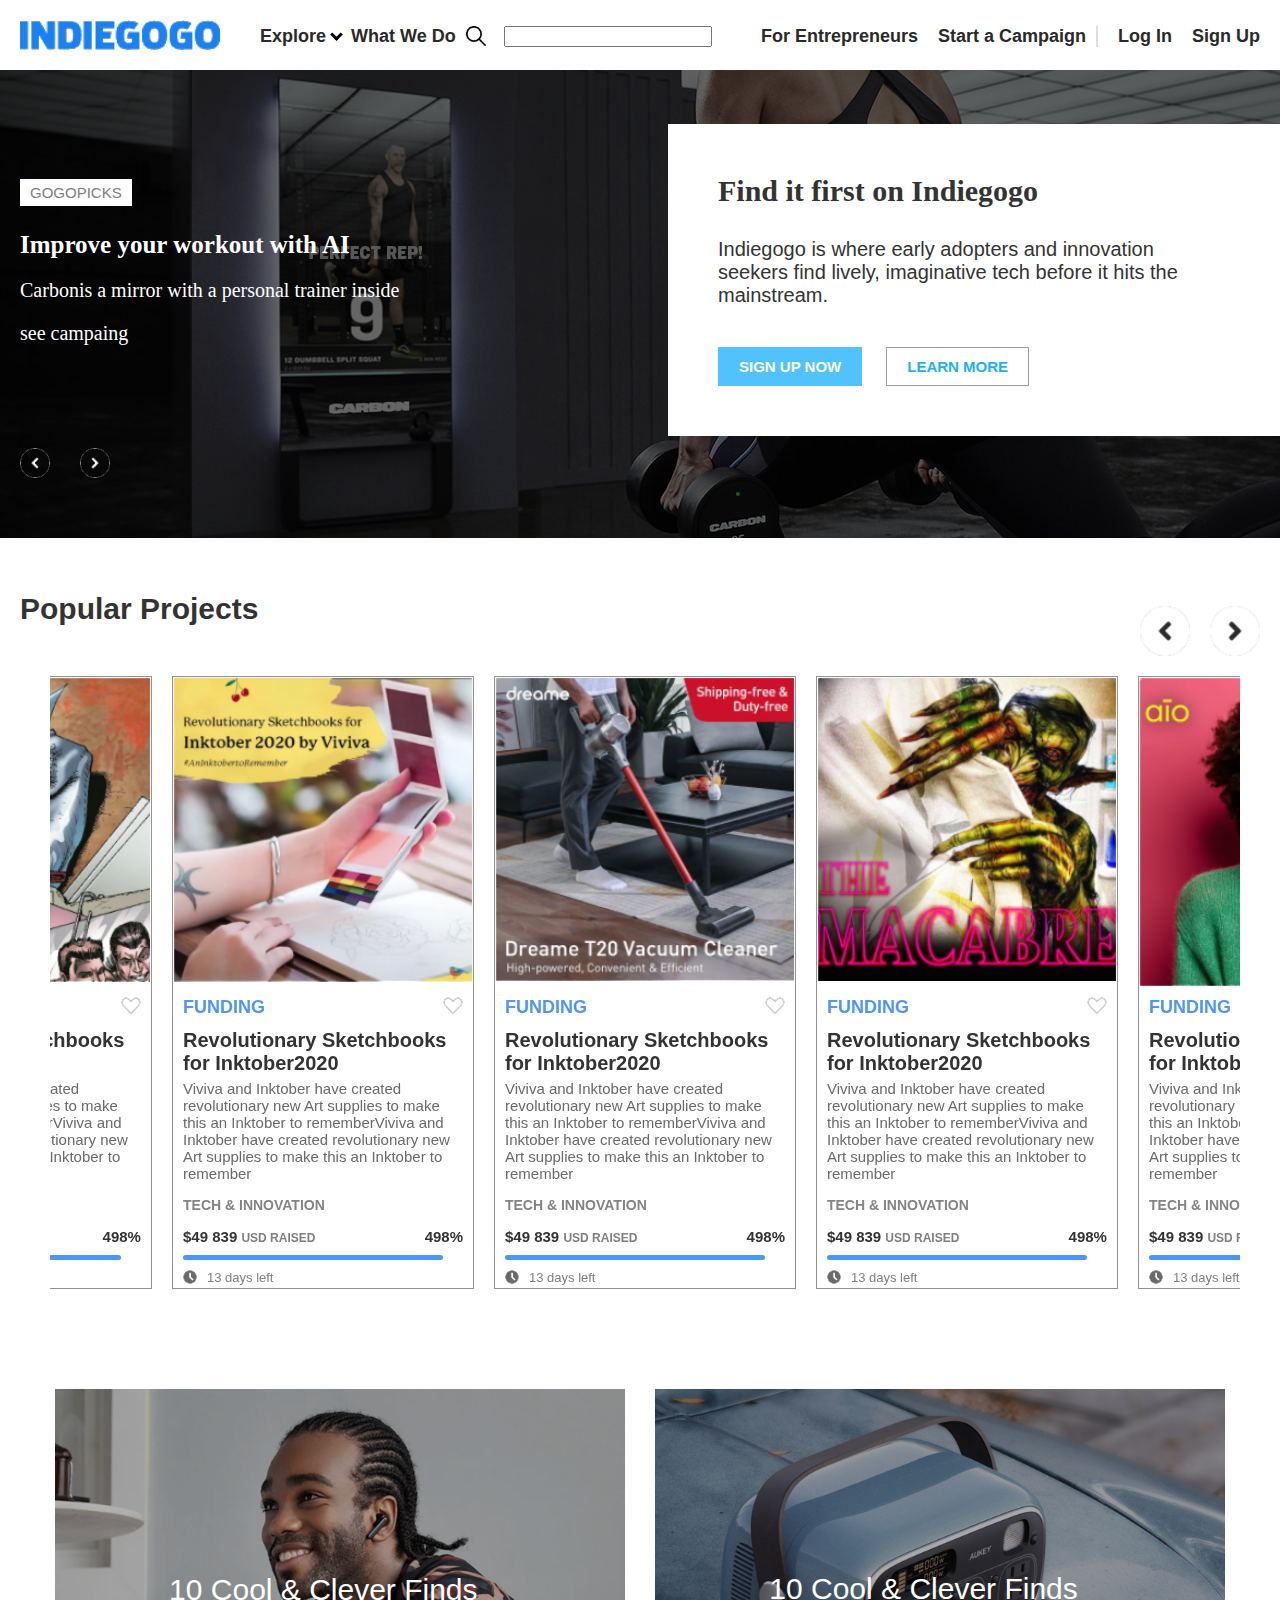
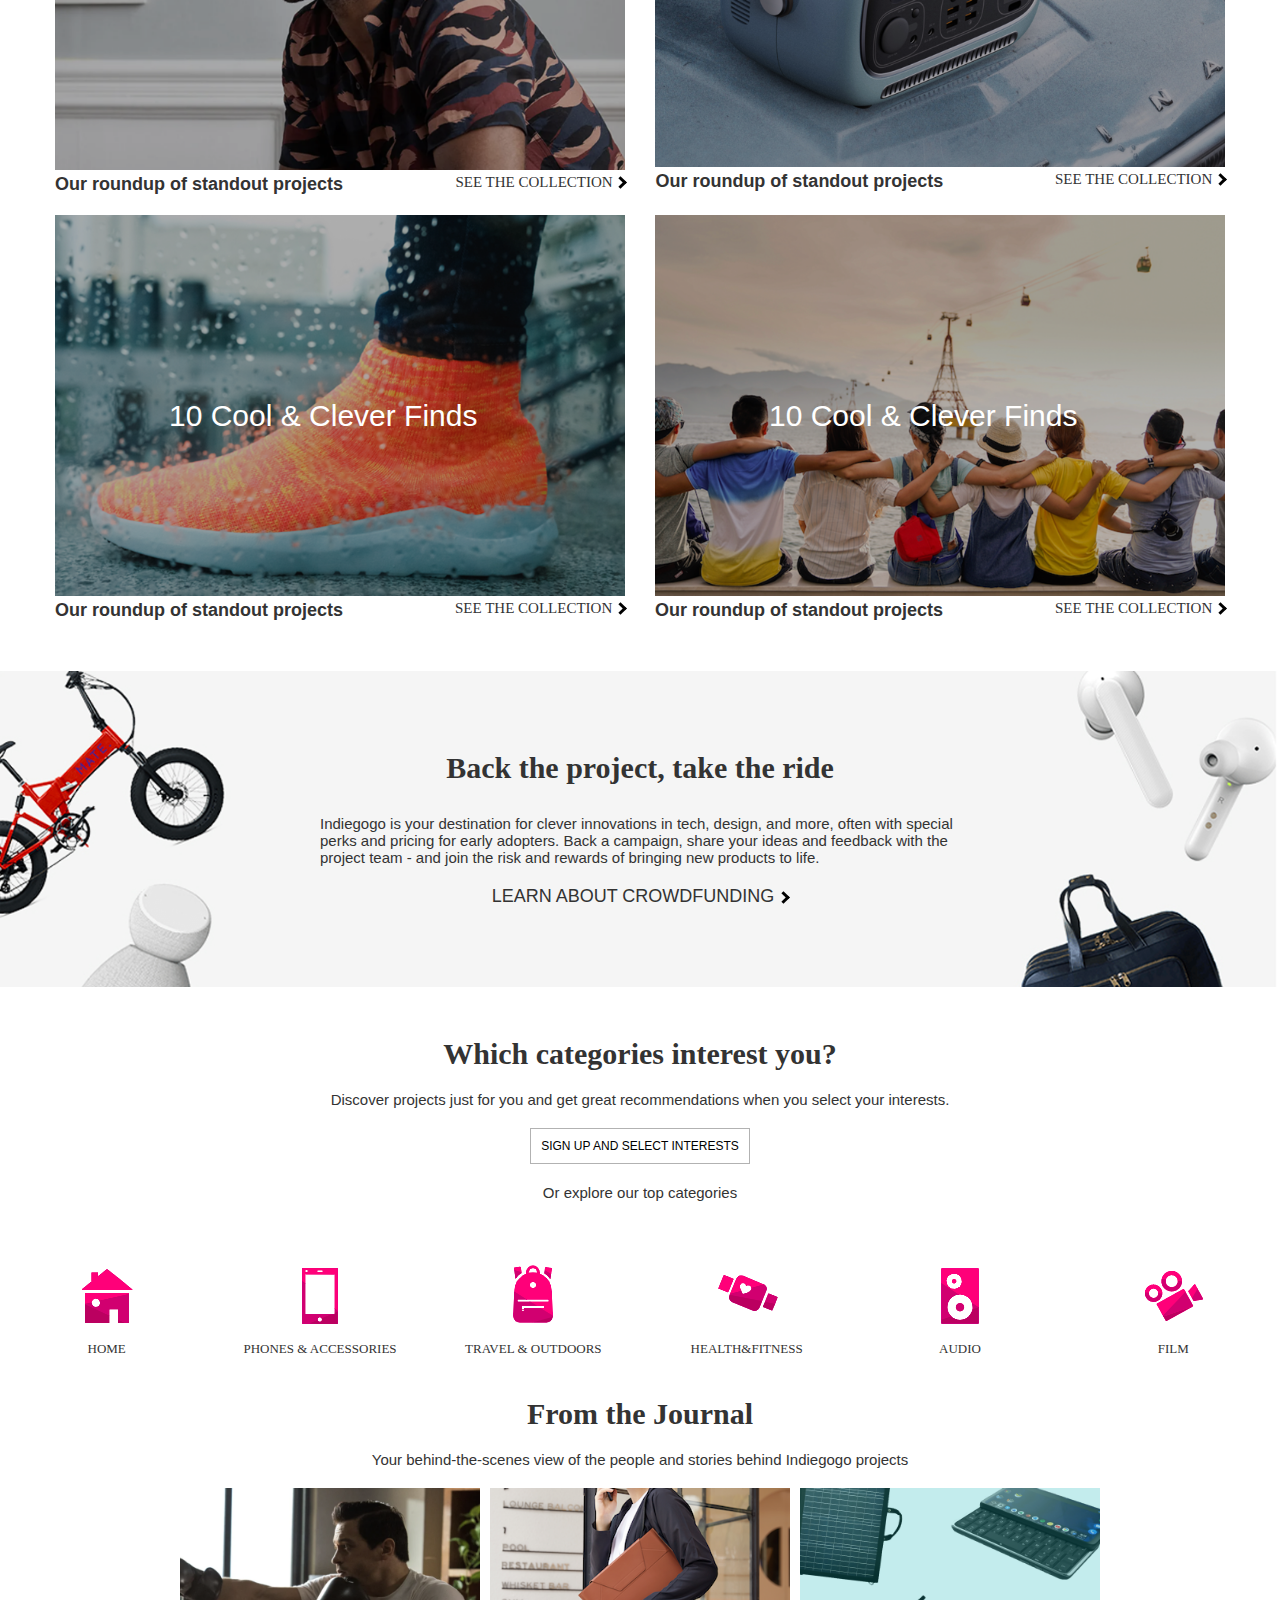
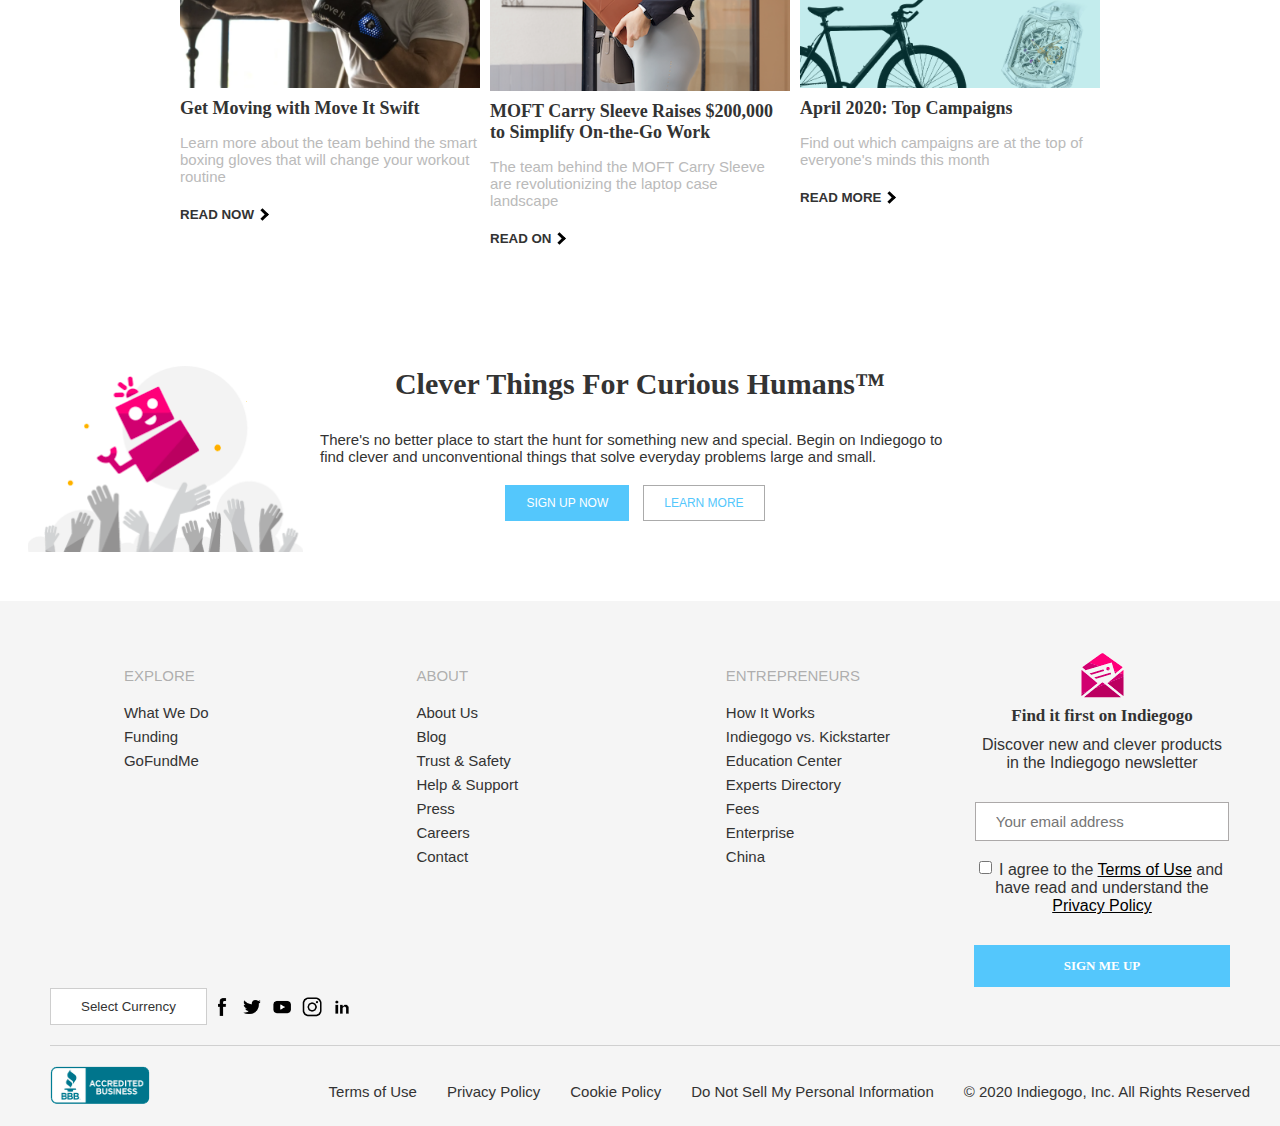
<file: index.html>
<!DOCTYPE html>
<html lang="en">
<head>
    <meta charset="UTF-8">
    <meta name="viewport" content="width=device-width, initial-scale=1">
    <link rel="stylesheet" href="assets/css/style.css">
    <script src="https://code.jquery.com/jquery-3.5.1.min.js"></script>
    <title>Crowdfund Innavations &amp; Supreme</title>
</head>
<body>

    
    
    <div class="wrapper">
    
    <div class="header">
        <div class="container">
    
            <div class="header__inner">
    
    
                <div class="header__logo"><a href="index.html"><img src="assets/img/header__logo.png" alt=""></a></div>
    
                <div class="menu">
                    <nav class="nav">
                        <div class="nav__left">
                            <a href="" class="nav__link">Explore  <span><i class="arrow down"></i></span></a>
                            <a href="" class="nav__link">What We Do <img src="assets/img/search.png" alt="">
                            </a>
                        </div>
                        <input type="text">
                        <div class="nav__right">
                            <a href="" class="nav__link">For Entrepreneurs</a>
                            <a href="" class="nav__link nav__link--after">Start a Campaign</a>
                            <a href="" class="nav__link" data-toggle="modal" data-target="#sign_up">Log In</a>
                            <a href="" class="nav__link" data-toggle="modal" data-target="#exampleModal">Sign Up</a>
                        </div>
                    </nav>
                </div>
    
    
            </div>
    
        </div>
    </div>
    
    
    <div class="intro">
        <div class="container">
    
            <div class="slider">
                <div class="slider__item">
                    <img class="cover1" src="assets/img/first_pic.jpg" alt="">
                    <img class="cover" src="assets/img/first_mob.jpg"  alt="">
                    <div class="text"><p>GOGOPICKS</p><p><b>Improve your workout with AI</b></p><p><span>Carbon</span>is a mirror with a personal trainer inside</p><p><a href="">see campaing</a></p></div>
                </div>
                <div class="slider__item">
                    <img class="cover1" src="assets/img/second_pic.jpg" alt="">
                    <img class="cover"  src="assets/img/second_mob.jpg" alt=""><div class="text"><p>GOGOPICKS</p><p><b>Improve your workout with AI</b></p><p><span>Carbon</span>is a mirror with a personal trainer inside</p><p><a href="">see campaing</a></p></div>
                </div>
                <div class="slider__item">
                    <img class="cover1" src="assets/img/three_pic.jpg" alt=""><img class="cover"  src="assets/img/three_mob.jpg" alt=""><div class="text"><p>GOGOPICKS</p><p><b>Improve your workout with AI</b></p><p><span>Carbon</span>is a mirror with a personal trainer inside</p><p><a href="">see campaing</a></p></div>
                </div>
                <div class="slider__item">
                    <img class="cover1" src="assets/img/four_pic.jpg" alt=""><img class="cover"  src="assets/img/four_mob.jpg" alt=""><div class="text"><p>GOGOPICKS</p><p><b>Improve your workout with AI</b></p><p><span>Carbon</span>is a mirror with a personal trainer inside</p><p><a href="">see campaing</a></p></div>
                </div>
                <div class="slider__item">
                    <img class="cover1" src="assets/img/fifth_pic.png" alt=""><img class="cover"  src="assets/img/fifth_mob.png" alt=""><div class="text"><p>GOGOPICKS</p><p><b>Improve your workout with AI</b></p><p><span>Carbon</span>is a mirror with a personal trainer inside</p><p><a href="">see campaing</a></p></div>
                </div>
            </div>
    
        </div>
    </div>
    
    
    
    
    
    <div class="banner__content">
        <div class="container">
            <div class="content__sign">
                <div class="sign__title">Find it first on Indiegogo</div>
                <div class="sign__subtitle">Indiegogo is where early adopters and innovation seekers find lively, imaginative tech before it hits the mainstream.</div>
    <div class="myDIV">
                <button class="btn btn--sign" data-toggle="modal" data-target="#exampleModal">Sign up now</button>
                <button class="btn btn--sign" data-toggle="modal" data-target="#exampleModal">learn more</button>
    </div>
            </div>
        </div>
    </div>
    
    
    </div>
    
    
    <div class="popular__projects">
        <div class="container">
    
           <div class="popularpro__title">Popular Projects</div>
    
            <div class="projects__slider">
    
    
    
                <div class="siderproject__item">
    <div class="border__slide">
                    <div class="item__column">
                        <div class="slide__ico"><a href=""><img src="assets/img/slider0.png" alt=""></a></div>
                        <div class="item__like">
                            <div class="like__text">funding</div>
                            <div class="like__ico"><a href=""><img src="assets/img/heart.png" alt=""></a></div>
                        </div>
                        <div class="item__info">
                            <div class="info__title">Revolutionary Sketchbooks for Inktober2020</div>
                            <div class="info__subtitle">Viviva and Inktober have created revolutionary new Art supplies to make this an Inktober to rememberViviva and Inktober have created revolutionary new Art supplies to make this an Inktober to remember</div>
                        </div>
                    </div>
    
                    <div class="item__progress">
                        <div class="progress__title">Tech &amp; Innovation</div>
                        <div class="progress__subtitle">
                            <div class="sub__money">$49 839 <span>usd raised</span></div>
                            <div class="sub__procent">498%</div>
                        </div>
                        <div class="progress__bar"></div>
                        <div class="progress__time">
                            <div class=""><img src="assets/img/time.png" alt=""></div>
                            <div class="time__info">13 days left</div>
                        </div>
                    </div>
                </div>
                </div>
    
    <div class="siderproject__item">
    <div class="border__slide">
                    <div class="item__column">
                        <div class="slide__ico"><img src="assets/img/slider1.png" alt=""></div>
                        <div class="item__like">
                            <div class="like__text">funding</div>
                            <div class="like__ico"><a href=""><img src="assets/img/heart.png" alt=""></a></div>
                        </div>
                        <div class="item__info">
                            <div class="info__title">Revolutionary Sketchbooks for Inktober2020</div>
                            <div class="info__subtitle">Viviva and Inktober have created revolutionary new Art supplies to make this an Inktober to rememberViviva and Inktober have created revolutionary new Art supplies to make this an Inktober to remember</div>
                        </div>
                    </div>
    
                    <div class="item__progress">
                        <div class="progress__title">Tech &amp; Innovation</div>
                        <div class="progress__subtitle">
                            <div class="sub__money">$49 839 <span>usd raised</span></div>
                            <div class="sub__procent">498%</div>
                        </div>
                        <div class="progress__bar"></div>
                        <div class="progress__time">
                            <div class=""><img src="assets/img/time.png" alt=""></div>
                            <div class="time__info">13 days left</div>
                        </div>
                    </div>
                </div>
                </div>
    
    
                <div class="siderproject__item">
    <div class="border__slide">
                    <div class="item__column">
                        <div class="slide__ico"><img src="assets/img/slider2.png" alt=""></div>
                        <div class="item__like">
                            <div class="like__text">funding</div>
                            <div class="like__ico"><a href=""><img src="assets/img/heart.png" alt=""></a></div>
                        </div>
                        <div class="item__info">
                            <div class="info__title">Revolutionary Sketchbooks for Inktober2020</div>
                            <div class="info__subtitle">Viviva and Inktober have created revolutionary new Art supplies to make this an Inktober to rememberViviva and Inktober have created revolutionary new Art supplies to make this an Inktober to remember</div>
                        </div>
                    </div>
    
                    <div class="item__progress">
                        <div class="progress__title">Tech &amp; Innovation</div>
                        <div class="progress__subtitle">
                            <div class="sub__money">$49 839 <span>usd raised</span></div>
                            <div class="sub__procent">498%</div>
                        </div>
                        <div class="progress__bar"></div>
                        <div class="progress__time">
                            <div class=""><img src="assets/img/time.png" alt=""></div>
                            <div class="time__info">13 days left</div>
                        </div>
                    </div>
                </div>
                </div>
    
    
                <div class="siderproject__item">
    <div class="border__slide">
                    <div class="item__column">
                        <div class="slide__ico"><img src="assets/img/slider3.png" alt=""></div>
                        <div class="item__like">
                            <div class="like__text">funding</div>
                            <div class="like__ico"><a href=""><img src="assets/img/heart.png" alt=""></a></div>
                        </div>
                        <div class="item__info">
                            <div class="info__title">Revolutionary Sketchbooks for Inktober2020</div>
                            <div class="info__subtitle">Viviva and Inktober have created revolutionary new Art supplies to make this an Inktober to rememberViviva and Inktober have created revolutionary new Art supplies to make this an Inktober to remember</div>
                        </div>
                    </div>
    
                    <div class="item__progress">
                        <div class="progress__title">Tech &amp; Innovation</div>
                        <div class="progress__subtitle">
                            <div class="sub__money">$49 839 <span>usd raised</span></div>
                            <div class="sub__procent">498%</div>
                        </div>
                        <div class="progress__bar"></div>
                        <div class="progress__time">
                            <div class=""><img src="assets/img/time.png" alt=""></div>
                            <div class="time__info">13 days left</div>
                        </div>
                    </div>
                </div>
                </div>
    
    
    
                <div class="siderproject__item">
    <div class="border__slide">
                    <div class="item__column">
                        <div class="slide__ico"><img src="assets/img/slider2_1.png" alt=""></div>
                        <div class="item__like">
                            <div class="like__text">funding</div>
                            <div class="like__ico"><a href=""><img src="assets/img/heart.png" alt=""></a></div>
                        </div>
                        <div class="item__info">
                            <div class="info__title">Revolutionary Sketchbooks for Inktober2020</div>
                            <div class="info__subtitle">Viviva and Inktober have created revolutionary new Art supplies to make this an Inktober to rememberViviva and Inktober have created revolutionary new Art supplies to make this an Inktober to remember</div>
                        </div>
                    </div>
    
                    <div class="item__progress">
                        <div class="progress__title">Tech &amp; Innovation</div>
                        <div class="progress__subtitle">
                            <div class="sub__money">$49 839 <span>usd raised</span></div>
                            <div class="sub__procent">498%</div>
                        </div>
                        <div class="progress__bar"></div>
                        <div class="progress__time">
                            <div class=""><img src="assets/img/time.png" alt=""></div>
                            <div class="time__info">13 days left</div>
                        </div>
                    </div>
                </div>
                </div>
    
    
                <div class="siderproject__item">
    <div class="border__slide">
                    <div class="item__column">
                        <div class="slide__ico"><img src="assets/img/slider2_2.png" alt=""></div>
                        <div class="item__like">
                            <div class="like__text">funding</div>
                            <div class="like__ico"><a href=""><img src="assets/img/heart.png" alt=""></a></div>
                        </div>
                        <div class="item__info">
                            <div class="info__title">Revolutionary Sketchbooks for Inktober2020</div>
                            <div class="info__subtitle">Viviva and Inktober have created revolutionary new Art supplies to make this an Inktober to rememberViviva and Inktober have created revolutionary new Art supplies to make this an Inktober to remember</div>
                        </div>
                    </div>
    
                    <div class="item__progress">
                        <div class="progress__title">Tech &amp; Innovation</div>
                        <div class="progress__subtitle">
                            <div class="sub__money">$49 839 <span>usd raised</span></div>
                            <div class="sub__procent">498%</div>
                        </div>
                        <div class="progress__bar"></div>
                        <div class="progress__time">
                            <div class=""><img src="assets/img/time.png" alt=""></div>
                            <div class="time__info">13 days left</div>
                        </div>
                    </div>
                </div>
                </div>
    
    
    
    <div class="siderproject__item">
    <div class="border__slide">
                    <div class="item__column">
                        <div class="slide__ico"><img src="assets/img/slider2_3.png" alt=""></div>
                        <div class="item__like">
                            <div class="like__text">funding</div>
                            <div class="like__ico"><a href=""><img src="assets/img/heart.png" alt=""></a></div>
                        </div>
                        <div class="item__info">
                            <div class="info__title">Revolutionary Sketchbooks for Inktober2020</div>
                            <div class="info__subtitle">Viviva and Inktober have created revolutionary new Art supplies to make this an Inktober to rememberViviva and Inktober have created revolutionary new Art supplies to make this an Inktober to remember</div>
                        </div>
                    </div>
    
                    <div class="item__progress">
                        <div class="progress__title">Tech &amp; Innovation</div>
                        <div class="progress__subtitle">
                            <div class="sub__money">$49 839 <span>usd raised</span></div>
                            <div class="sub__procent">498%</div>
                        </div>
                        <div class="progress__bar"></div>
                        <div class="progress__time">
                            <div class=""><img src="assets/img/time.png" alt=""></div>
                            <div class="time__info">13 days left</div>
                        </div>
                    </div>
                </div>
                </div>
    
    
    
    
    
                <div class="siderproject__item">
    <div class="border__slide">
                    <div class="item__column">
                        <div class="slide__ico"><img src="assets/img/slider2_4.png" alt=""></div>
                        <div class="item__like">
                            <div class="like__text">funding</div>
                            <div class="like__ico"><a href=""><img src="assets/img/heart.png" alt=""></a></div>
                        </div>
                        <div class="item__info">
                            <div class="info__title">Revolutionary Sketchbooks for Inktober2020</div>
                            <div class="info__subtitle">Viviva and Inktober have created revolutionary new Art supplies to make this an Inktober to rememberViviva and Inktober have created revolutionary new Art supplies to make this an Inktober to remember</div>
                        </div>
                    </div>
    
                    <div class="item__progress">
                        <div class="progress__title">Tech &amp; Innovation</div>
                        <div class="progress__subtitle">
                            <div class="sub__money">$49 839 <span>usd raised</span></div>
                            <div class="sub__procent">498%</div>
                        </div>
                        <div class="progress__bar"></div>
                        <div class="progress__time">
                            <div class=""><img src="assets/img/time.png" alt=""></div>
                            <div class="time__info">13 days left</div>
                        </div>
                    </div>
                </div>
                </div>
    
    
    
    
    
                <div class="siderproject__item">
    <div class="border__slide">
                    <div class="item__column">
                        <div class="slide__ico"><img src="assets/img/slider3_1.png" alt=""></div>
                        <div class="item__like">
                            <div class="like__text">funding</div>
                            <div class="like__ico"><a href=""><img src="assets/img/heart.png" alt=""></a></div>
                        </div>
                        <div class="item__info">
                            <div class="info__title">Revolutionary Sketchbooks for Inktober2020</div>
                            <div class="info__subtitle">Viviva and Inktober have created revolutionary new Art supplies to make this an Inktober to rememberViviva and Inktober have created revolutionary new Art supplies to make this an Inktober to remember</div>
                        </div>
                    </div>
    
                    <div class="item__progress">
                        <div class="progress__title">Tech &amp; Innovation</div>
                        <div class="progress__subtitle">
                            <div class="sub__money">$49 839 <span>usd raised</span></div>
                            <div class="sub__procent">498%</div>
                        </div>
                        <div class="progress__bar"></div>
                        <div class="progress__time">
                            <div class=""><img src="assets/img/time.png" alt=""></div>
                            <div class="time__info">13 days left</div>
                        </div>
                    </div>
                </div>
                </div>
    
    
    
    
    
                <div class="siderproject__item">
    <div class="border__slide">
                    <div class="item__column">
                        <div class="slide__ico"><img src="assets/img/slider3_2.png" alt=""></div>
                        <div class="item__like">
                            <div class="like__text">funding</div>
                            <div class="like__ico"><a href=""><img src="assets/img/heart.png" alt=""></a></div>
                        </div>
                        <div class="item__info">
                            <div class="info__title">Revolutionary Sketchbooks for Inktober2020</div>
                            <div class="info__subtitle">Viviva and Inktober have created revolutionary new Art supplies to make this an Inktober to rememberViviva and Inktober have created revolutionary new Art supplies to make this an Inktober to remember</div>
                        </div>
                    </div>
    
                    <div class="item__progress">
                        <div class="progress__title">Tech &amp; Innovation</div>
                        <div class="progress__subtitle">
                            <div class="sub__money">$49 839 <span>usd raised</span></div>
                            <div class="sub__procent">498%</div>
                        </div>
                        <div class="progress__bar"></div>
                        <div class="progress__time">
                            <div class=""><img src="assets/img/time.png" alt=""></div>
                            <div class="time__info">13 days left</div>
                        </div>
                    </div>
                </div>
                </div>
    
    
    
    
                <div class="siderproject__item">
    <div class="border__slide">
                    <div class="item__column">
                        <div class="slide__ico"><img src="assets/img/slider3_3.png" alt=""></div>
                        <div class="item__like">
                            <div class="like__text">funding</div>
                            <div class="like__ico"><a href=""><img src="assets/img/heart.png" alt=""></a></div>
                        </div>
                        <div class="item__info">
                            <div class="info__title">Revolutionary Sketchbooks for Inktober2020</div>
                            <div class="info__subtitle">Viviva and Inktober have created revolutionary new Art supplies to make this an Inktober to rememberViviva and Inktober have created revolutionary new Art supplies to make this an Inktober to remember</div>
                        </div>
                    </div>
    
                    <div class="item__progress">
                        <div class="progress__title">Tech &amp; Innovation</div>
                        <div class="progress__subtitle">
                            <div class="sub__money">$49 839 <span>usd raised</span></div>
                            <div class="sub__procent">498%</div>
                        </div>
                        <div class="progress__bar"></div>
                        <div class="progress__time">
                            <div class=""><img src="assets/img/time.png" alt=""></div>
                            <div class="time__info">13 days left</div>
                        </div>
                    </div>
                </div>
                </div>
    
    
    
    
                <div class="siderproject__item">
    <div class="border__slide">
                    <div class="item__column">
                        <div class="slide__ico"><img src="assets/img/slider2_2.png" alt=""></div>
                        <div class="item__like">
                            <div class="like__text">funding</div>
                            <div class="like__ico"><a href=""><img src="assets/img/heart.png" alt=""></a></div>
                        </div>
                        <div class="item__info">
                            <div class="info__title">Revolutionary Sketchbooks for Inktober2020</div>
                            <div class="info__subtitle">Viviva and Inktober have created revolutionary new Art supplies to make this an Inktober to rememberViviva and Inktober have created revolutionary new Art supplies to make this an Inktober to remember</div>
                        </div>
                    </div>
    
                    <div class="item__progress">
                        <div class="progress__title">Tech &amp; Innovation</div>
                        <div class="progress__subtitle">
                            <div class="sub__money">$49 839 <span>usd raised</span></div>
                            <div class="sub__procent">498%</div>
                        </div>
                        <div class="progress__bar"></div>
                        <div class="progress__time">
                            <div class=""><img src="assets/img/time.png" alt=""></div>
                            <div class="time__info">13 days left</div>
                        </div>
                    </div>
                </div>
                </div>
    
    
    
    
                <div class="siderproject__item">
    <div class="border__slide">
                    <div class="item__column">
                        <div class="slide__ico"><img src="assets/img/slider2_2.png" alt=""></div>
                        <div class="item__like">
                            <div class="like__text">funding</div>
                            <div class="like__ico"><a href=""><img src="assets/img/heart.png" alt=""></a></div>
                        </div>
                        <div class="item__info">
                            <div class="info__title">Revolutionary Sketchbooks for Inktober2020</div>
                            <div class="info__subtitle">Viviva and Inktober have created revolutionary new Art supplies to make this an Inktober to rememberViviva and Inktober have created revolutionary new Art supplies to make this an Inktober to remember</div>
                        </div>
                    </div>
    
                    <div class="item__progress">
                        <div class="progress__title">Tech &amp; Innovation</div>
                        <div class="progress__subtitle">
                            <div class="sub__money">$49 839 <span>usd raised</span></div>
                            <div class="sub__procent">498%</div>
                        </div>
                        <div class="progress__bar"></div>
                        <div class="progress__time">
                            <div class=""><img src="assets/img/time.png" alt=""></div>
                            <div class="time__info">13 days left</div>
                        </div>
                    </div>
                </div>
                </div>
    
    
    
    
                <div class="siderproject__item">
    <div class="border__slide">
                    <div class="item__column">
                        <div class="slide__ico"><img src="assets/img/slider2_2.png" alt=""></div>
                        <div class="item__like">
                            <div class="like__text">funding</div>
                            <div class="like__ico"><a href=""><img src="assets/img/heart.png" alt=""></a></div>
                        </div>
                        <div class="item__info">
                            <div class="info__title">Revolutionary Sketchbooks for Inktober2020</div>
                            <div class="info__subtitle">Viviva and Inktober have created revolutionary new Art supplies to make this an Inktober to rememberViviva and Inktober have created revolutionary new Art supplies to make this an Inktober to remember</div>
                        </div>
                    </div>
    
                    <div class="item__progress">
                        <div class="progress__title">Tech &amp; Innovation</div>
                        <div class="progress__subtitle">
                            <div class="sub__money">$49 839 <span>usd raised</span></div>
                            <div class="sub__procent">498%</div>
                        </div>
                        <div class="progress__bar"></div>
                        <div class="progress__time">
                            <div class=""><img src="assets/img/time.png" alt=""></div>
                            <div class="time__info">13 days left</div>
                        </div>
                    </div>
                </div>
                </div>
    
    
    
    
    
                <div class="siderproject__item">
    <div class="border__slide">
                    <div class="item__column">
                        <div class="slide__ico"><img src="assets/img/slider2_2.png" alt=""></div>
                        <div class="item__like">
                            <div class="like__text">funding</div>
                            <div class="like__ico"><a href=""><img src="assets/img/heart.png" alt=""></a></div>
                        </div>
                        <div class="item__info">
                            <div class="info__title">Revolutionary Sketchbooks for Inktober2020</div>
                            <div class="info__subtitle">Viviva and Inktober have created revolutionary new Art supplies to make this an Inktober to rememberViviva and Inktober have created revolutionary new Art supplies to make this an Inktober to remember</div>
                        </div>
                    </div>
    
                    <div class="item__progress">
                        <div class="progress__title">Tech &amp; Innovation</div>
                        <div class="progress__subtitle">
                            <div class="sub__money">$49 839 <span>usd raised</span></div>
                            <div class="sub__procent">498%</div>
                        </div>
                        <div class="progress__bar"></div>
                        <div class="progress__time">
                            <div class=""><img src="assets/img/time.png" alt=""></div>
                            <div class="time__info">13 days left</div>
                        </div>
                    </div>
                </div>
                </div>
    
    
    
            </div>
        </div>
    </div>
    
    
    
    
    
    <div class="four__picture">
    <div class="container">
    <div class="four__inner">
    
    <div class="four__items">
        <div class="four__item">
            <div class="four__ico"><img src="assets/img/negr1.png" alt=""><p>10 Cool &amp; Clever Finds</p></div>
            <div class="four__link">
                <div class="four__text">Our roundup of standout projects</div>
                <div class="link__four">see the collection <i class="arrow right"></i></div>
            </div>
        </div>
        <div class="four__item">
            <div class="four__ico"><img src="assets/img/negr2.png" alt=""><p>10 Cool &amp; Clever Finds</p></div>
            <div class="four__link">
                <div class="four__text">Our roundup of standout projects</div>
                <div class="link__four">see the collection <i class="arrow right"></i></div>
            </div>
        </div>
    </div>
    
    
    <div class="four__items">
    
        <div class="four__item">
            <div class="four__ico"><img src="assets/img/negr3.png" alt=""><p>10 Cool &amp; Clever Finds</p></div>
            <div class="four__link">
                <div class="four__text">Our roundup of standout projects</div>
                <div class="link__four">see the collection <i class="arrow right"></i></div>
            </div>
        </div>
    
    
        <div class="four__item">
            <div class="four__ico"><img src="assets/img/negr4.png" alt=""><p>10 Cool &amp; Clever Finds</p></div>
            <div class="four__link">
                <div class="four__text">Our roundup of standout projects</div>
                <div class="link__four">see the collection <i class="arrow right"></i></div>
            </div>
        </div>
    
    </div>
    
    
    </div>
    </div>
    </div>
    
    
    <div class="bicycle">
        <div class="container">
    <div class="bicycle__inner">
            <div class="bicycle__title">Back the project, take the ride</div>
            <div class="bicycle__subtitle">Indiegogo is your destination for clever innovations in tech, design, and more, often with special perks and pricing for early adopters.  Back a campaign, share your ideas and feedback with the project team - and join the risk and rewards of bringing new products to life.</div>
    <div class="">
            <button class="btn btn--learn">learn about crowdfunding <i class="arrow right"></i></button>
    </div>
    </div>
        </div>
    </div>
    
    
    
    <div class="catigories">
        <div class="container">
    
            <div class="catigories__title">Which categories interest you?</div>
            <div class="catigories__subtitle">Discover projects just for you and get great recommendations when you select your interests.</div>
            <div class="middle">
            <button class="btn btn--select">sign up and select interests</button></div>
            <div class="catigories__subtitle">Or explore our top categories</div>
    
       <div class="categories__items">
    
    
    <div class="cat__column">
    
    
           <div class="categories__item">
               <div class="cat__ico"><img src="assets/img/house1.png" alt=""></div>
               <div class="cat__text">home</div>
           </div>
    
           <div class="categories__item">
               <div class="cat__ico"><img src="assets/img/house2.png" alt=""></div>
               <div class="cat__text">phones &amp; accessories</div>
           </div>
    
            <div class="categories__item">
               <div class="cat__ico"><img src="assets/img/house3.png" alt=""></div>
               <div class="cat__text">travel &amp; outdoors</div>
           </div>
    
    
        </div>
    
    <div class="cat__column">
    
    
           <div class="categories__item">
               <div class="cat__ico"><img src="assets/img/house4.png" alt=""></div>
               <div class="cat__text">health&amp;fitness</div>
           </div>
    
           <div class="categories__item">
               <div class="cat__ico"><img src="assets/img/house5.png" alt=""></div>
               <div class="cat__text">audio</div>
           </div>
    
            <div class="categories__item">
               <div class="cat__ico"><img src="assets/img/house6.png" alt=""></div>
               <div class="cat__text">film</div>
           </div>
    
    
        </div>
    
       </div>
    
        </div>
    </div>
    
    
    <div class="journal">
        <div class="container">
    
    
    <div class="catigories__title">From the Journal</div>
    <div class="catigories__subtitle">Your behind-the-scenes view of the people and stories behind Indiegogo projects</div>
    
        <div class="journal__items">
    
    
            <div class="journal__item">
                <div class="journal__ico"><img src="assets/img/bottom0.png" alt=""></div>
                <div class="journal__title">Get Moving with Move It Swift</div>
                <div class="journal__subtitle">Learn more about the team behind the smart boxing gloves that will change your workout routine</div>
                <button class="btn btn--readmore">Read Now <i class="arrow right"></i></button>
            </div>
    
            <div class="journal__item">
                <div class="journal__ico"><img src="assets/img/bottom1.png" alt=""></div>
                <div class="journal__title">MOFT Carry Sleeve Raises $200,000 to Simplify On-the-Go Work</div>
                <div class="journal__subtitle">The team behind the MOFT Carry Sleeve are revolutionizing the laptop case landscape</div>
                <button class="btn btn--readmore">Read on <i class="arrow right"></i></button>
            </div>
    
            <div class="journal__item">
                <div class="journal__ico"><img src="assets/img/bottom2.png" alt=""></div>
                <div class="journal__title">April 2020: Top Campaigns</div>
                <div class="journal__subtitle">Find out which campaigns are at the top of everyone's minds this month</div>
                <button class="btn btn--readmore">Read more <i class="arrow right"></i></button>
            </div>
    
        </div>
    
        </div>
    </div>
    
    
    
    
    <div class="hands">
        <div class="container">
    <div class="bicycle__inner">
            <div class="bicycle__title">Clever Things For Curious Humans™</div>
            <div class="bicycle__subtitle">There's no better place to start the hunt for something new and special. Begin on Indiegogo to find clever and unconventional things that solve everyday problems large and small.</div>
    <div class="two__btn">
            <button  class="btn btn--hands"  href="" data-toggle="modal" data-target="#exampleModal">sign up now</button >
            <button class="btn btn--hands"  data-toggle="modal" data-target="#exampleModal">learn more</button>
    </div>
    </div>
        </div>
    </div>
    
    
    <footer class="footer">
        <div class="container">
    
            <div class="feedback">
                <div class="feedback__ico"><img src="assets/img/mail.png" alt=""></div>
                <div class="feedback__title">Find it first on Indiegogo</div>
                <div class="feedback__subtitle">Discover new and clever products in the Indiegogo newsletter</div>
                <div class="input"><input type="text" placeholder="Your email address"></div>
                <div class="check"><input type="checkbox">I agree to the <span>Terms of Use</span> and have read and understand the <span>Privacy Policy</span></div>
                <button class="btn btn--feed">sign me up</button>
            </div>
    
           <div class="footer__links">
                <ul class="footer__nav">
                    <li>EXPLORE</li>
                    <li><a href="" class="footer__link">What We Do</a></li>
                    <li><a href="" class="footer__link">Funding</a></li>
                    <li><a href="" class="footer__link">GoFundMe</a></li>
                </ul>
                <ul class="footer__nav">
                    <li>ABOUT</li>
                    <li><a href="" class="footer__link">About Us</a></li>
                    <li><a href="" class="footer__link">Blog</a></li>
                    <li><a href="" class="footer__link">Trust &amp; Safety</a></li>
                    <li><a href="" class="footer__link">Help &amp; Support</a></li>
                    <li><a href="" class="footer__link">Press</a></li>
                    <li><a href="" class="footer__link">Careers</a></li>
                    <li><a href="" class="footer__link">Contact</a></li>
                </ul>
                <ul class="footer__nav">
                    <li>ENTREPRENEURS</li>
                    <li><a href="" class="footer__link">How It Works</a></li>
                    <li><a href="" class="footer__link">Indiegogo vs. Kickstarter</a></li>
                    <li><a href="" class="footer__link">Education Center</a></li>
                    <li><a href="" class="footer__link">Experts Directory</a></li>
                    <li><a href="" class="footer__link">Fees</a></li>
                    <li><a href="" class="footer__link">Enterprise</a></li>
                    <li><a href="" class="footer__link">China</a></li>
                </ul>
           </div>
    
       <div class="footer__bottom">
           <button class="btn btn--curency">Select Currency</button>
           <div class="footer__social">
               <div class="social__ico"><img src="assets/img/social1.png" alt=""></div>
               <div class="social__ico"><img src="assets/img/social2.png" alt=""></div>
               <div class="social__ico"><img src="assets/img/social3.png" alt=""></div>
               <div class="social__ico"><img src="assets/img/social4.png" alt=""></div>
               <div class="social__ico"><img src="assets/img/social5.png" alt=""></div>
           </div>
       </div>
    
       <div class="under__bottom">
           <div class="under__ico"><img src="assets/img/back_b.png" alt=""></div>
           <div class="under__flex">
               <div class="under__item">Terms of Use</div>
               <div class="under__item">Privacy Policy</div>
               <div class="under__item">Cookie Policy</div>
               <div class="under__item">Do Not Sell My Personal Information</div>
               <div class="under__item">© 2020 Indiegogo, Inc. All Rights Reserved</div>
           </div>
       </div>
    
        </div>
    </footer>
    
    
    
    


   <!-- Modal -->
   <div class="modal fade" id="exampleModal" tabindex="-1" aria-labelledby="exampleModalLabel" aria-hidden="true">
     <div class="modal-dialog">
       <div class="modal-content">
         <div class="modal_header">
   
           <button type="button" class="close" data-dismiss="modal" aria-label="Close">
   
           </button>
         </div>
   
         <div class="modal-body">
         <div class="modal__title">Welcome!</div>
           <div class="modal__subtitle">Sign up to join Indiegogo.</div>
   <div class="input1">
           <div class="name">First Name</div>
           <input type="text" placeholder="Your First Name">
           <div class="name">Last Name</div>
           <input type="text" placeholder="Your Last Name">
           <div class="name">Email</div>
           <input type="text" placeholder="Your Email">
           <div class="name">Password</div>
           <input type="text" placeholder="Your Password">
   </div>
   
   <div class="input2">
           <input type="checkbox"><p>Sign me up for the Indiegogo newsletter</p>
           <input type="checkbox"><p>I agree to the <span>Terms of Use</span> and have read and understand the <span>Privacy Policy</span></p>
   </div>
         </div>
   
   
         <div class="modal_footer">
           <a href="registered.html" class="btn btn--accout">Create Account</a>
           <a href="registered.html" class="btn btn--facebook">Continue with facebook</a>
   
           <div class="under__modal">No posts without your permission.</div>
           <div class="modal__back">Already have an account? <a href="" data-toggle="modal" data-target="#sign_up">Log In</a></div>
         </div>
       </div>
     </div>
   </div>
   
   
   
   
   <!-- Modal -->
   <div class="modal fade" id="sign_up" tabindex="-1" aria-labelledby="exampleModalLabel" aria-hidden="true">
     <div class="modal-dialog">
       <div class="modal-content">
         <div class="modal_header">
   
           <button type="button" class="close" data-dismiss="modal" aria-label="Close">
   
           </button>
         </div>
   
         <div class="modal-body">
         <div class="modal__title">Welcome back!</div>
           <div class="modal__subtitle">Log in to continue.</div>
   <div class="input1">
           <div class="name">Email</div>
           <input type="text" placeholder="Your Email">
           <div class="name">Password</div>
           <input type="text" placeholder="Your Password">
   </div>
   <div class="forgot"><p>Forgot your password?</p></div>
   
         </div>
   
   
         <div class="modal_footer">
           <a href="registered.html" class="btn btn--accout">Create Account</a>
           <a href="registered.html" type="button" class="btn btn--facebook">Continue with facebook</a>
   
           <div class="under__modal">No posts without your permission.</div>
           <div class="modal__back">Already have an account? <a href="" data-toggle="modal" data-target="#exampleModal">Sign Up</a></div>
         </div>
       </div>
     </div>
   </div>
    <script src="assets/js/app.min.js"></script>

</body>
</html>
</file>
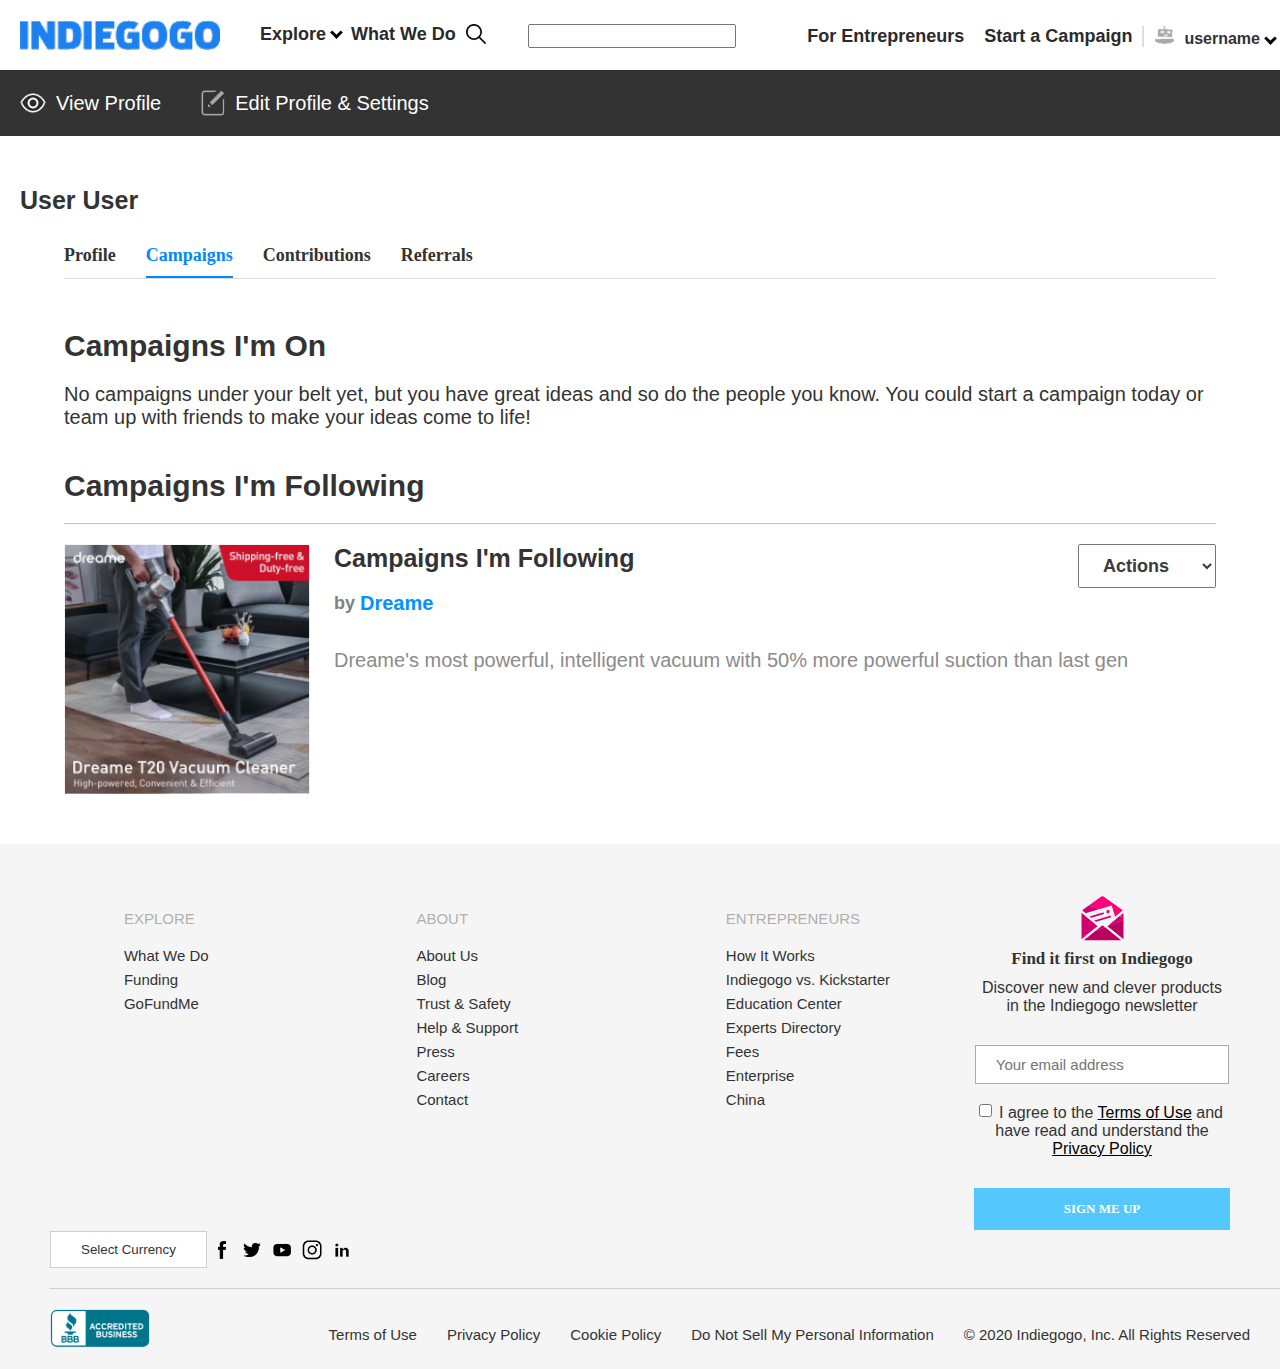
<file: company.html>
<!DOCTYPE html>
<html lang="en">
<head>
    <meta charset="UTF-8">
    <meta name="viewport" content="width=device-width, initial-scale=1">
    <link rel="stylesheet" href="assets/css/style.css">
    <script src="https://code.jquery.com/jquery-3.5.1.min.js"></script>
    <title></title>
</head>
<body>

    <!DOCTYPE html>
    <html lang="en">
    <head>
        <meta charset="UTF-8">
        <meta name="viewport" content="width=device-width, initial-scale=1">
        <link rel="stylesheet" href="assets/css/style.css">
        <script src="https://code.jquery.com/jquery-3.5.1.min.js"></script>
        <title>Document</title>
    </head>
    <body>
    
    
    
    <div class="header">
        <div class="container">
    
            <div class="header__inner">
    
    
                <div class="header__logo"><a href="registered.html"><img src="assets/img/header__logo.png" alt=""></a></div>
    
                <div class="menu">
                    <nav class="nav">
                        <div class="nav__left">
                            <a href="" class="nav__link">Explore  <span><i class="arrow down"></i></span></a>
                            <a href="" class="nav__link">What We Do <img src="assets/img/search.png" alt="">
                            </a>
                        </div>
                        <input type="text">
                        <div class="nav__right">
                            <div class="nav__link">For Entrepreneurs</div>
                            <div class="nav__link nav__link--after">Start a Campaign</div>
                            <div class="profile"><a href=""><img src="assets/img/profile.png" height="20px" width="20px" alt=""><span>username</span><i class="arrow down"></i></a></div>
                        </div>
                    </nav>
                </div>
    
    
            </div>
    
        </div>
    </div>
    
    
    <div class="intro">
    
        <div class="intro__header">
           <div class="container">
    
               <div class="profile__icos">
                   <div class="profile__ico"><img src="assets/img/eye.png" alt=""><a href="room.html">View Profile </a></div>
                   <div class="profile__ico"><img src="assets/img/edit.png" alt=""><a href="edit.html">Edit Profile &amp; Settings</a></div>
               </div>
    
           </div>
       </div>
    
        <div class="container">
    
           <div class="user__name">User User</div>
    
            <div class="room__content">
    
                <nav class="company__nav">
                    <a href="room.html" class="company__link ">Profile</a>
                    <a href="room.html" class="company__link room__link--active">Campaigns</a>
                    <a href="visible.html" class="company__link">Contributions</a>
                    <a href="referals.html" class="company__link">Referrals</a>
                </nav>
    
                <div class="company__content">
                    <div class="company__title">Campaigns I'm On</div>
                    <div class="company__subtitle">No campaigns under your belt yet, but you have great ideas and so do the people you know. You could start a campaign today or team up with friends to make your ideas come to life!</div>
                    <div class="company__title company__title--border">Campaigns I'm Following</div>
    
                    <div class="company__follow">
                        <div class="follow__item">
    
    
                            <div class="follow__ico">
                                <img src="assets/img/slider1.png" alt="">
                            </div>
                            <div class="follow__info">
                                <div class="follow__title"><a href="">Campaigns I'm Following</a>
                                    <select>
                                        <option>Actions</option>
                                        <option>Unfollow</option>
                                    </select>
                               </div>
                                <div class="follow__author"><p>by </p><a href="">Dreame</a></div>
                                <div class="follow__subtitle">Dreame's most powerful, intelligent vacuum with 50% more powerful suction than last gen</div>
                            </div>
    
                        </div>
                    </div>
                </div>
    
            </div>
    
        </div>
    </div>
    
    
    
    
    
    <footer class="footer">
        <div class="container">
    
            <div class="feedback">
                <div class="feedback__ico"><img src="assets/img/mail.png" alt=""></div>
                <div class="feedback__title">Find it first on Indiegogo</div>
                <div class="feedback__subtitle">Discover new and clever products in the Indiegogo newsletter</div>
                <div class="input"><input type="text" placeholder="Your email address"></div>
                <div class="check"><input type="checkbox">I agree to the <span>Terms of Use</span> and have read and understand the <span>Privacy Policy</span></div>
                <button class="btn btn--feed">sign me up</button>
            </div>
    
           <div class="footer__links">
                <ul class="footer__nav">
                    <li>EXPLORE</li>
                    <li><a href="" class="footer__link">What We Do</a></li>
                    <li><a href="" class="footer__link">Funding</a></li>
                    <li><a href="" class="footer__link">GoFundMe</a></li>
                </ul>
                <ul class="footer__nav">
                    <li>ABOUT</li>
                    <li><a href="" class="footer__link">About Us</a></li>
                    <li><a href="" class="footer__link">Blog</a></li>
                    <li><a href="" class="footer__link">Trust &amp; Safety</a></li>
                    <li><a href="" class="footer__link">Help &amp; Support</a></li>
                    <li><a href="" class="footer__link">Press</a></li>
                    <li><a href="" class="footer__link">Careers</a></li>
                    <li><a href="" class="footer__link">Contact</a></li>
                </ul>
                <ul class="footer__nav">
                    <li>ENTREPRENEURS</li>
                    <li><a href="" class="footer__link">How It Works</a></li>
                    <li><a href="" class="footer__link">Indiegogo vs. Kickstarter</a></li>
                    <li><a href="" class="footer__link">Education Center</a></li>
                    <li><a href="" class="footer__link">Experts Directory</a></li>
                    <li><a href="" class="footer__link">Fees</a></li>
                    <li><a href="" class="footer__link">Enterprise</a></li>
                    <li><a href="" class="footer__link">China</a></li>
                </ul>
           </div>
    
       <div class="footer__bottom">
           <button class="btn btn--curency">Select Currency</button>
           <div class="footer__social">
               <div class="social__ico"><img src="assets/img/social1.png" alt=""></div>
               <div class="social__ico"><img src="assets/img/social2.png" alt=""></div>
               <div class="social__ico"><img src="assets/img/social3.png" alt=""></div>
               <div class="social__ico"><img src="assets/img/social4.png" alt=""></div>
               <div class="social__ico"><img src="assets/img/social5.png" alt=""></div>
           </div>
       </div>
    
       <div class="under__bottom">
           <div class="under__ico"><img src="assets/img/back_b.png" alt=""></div>
           <div class="under__flex">
               <div class="under__item">Terms of Use</div>
               <div class="under__item">Privacy Policy</div>
               <div class="under__item">Cookie Policy</div>
               <div class="under__item">Do Not Sell My Personal Information</div>
               <div class="under__item">© 2020 Indiegogo, Inc. All Rights Reserved</div>
           </div>
       </div>
    
        </div>
    </footer>
    
    </body>
    </html>
    


   <!-- Modal -->
   <div class="modal fade" id="exampleModal" tabindex="-1" aria-labelledby="exampleModalLabel" aria-hidden="true">
     <div class="modal-dialog">
       <div class="modal-content">
         <div class="modal_header">
   
           <button type="button" class="close" data-dismiss="modal" aria-label="Close">
   
           </button>
         </div>
   
         <div class="modal-body">
         <div class="modal__title">Welcome!</div>
           <div class="modal__subtitle">Sign up to join Indiegogo.</div>
   <div class="input1">
           <div class="name">First Name</div>
           <input type="text" placeholder="Your First Name">
           <div class="name">Last Name</div>
           <input type="text" placeholder="Your Last Name">
           <div class="name">Email</div>
           <input type="text" placeholder="Your Email">
           <div class="name">Password</div>
           <input type="text" placeholder="Your Password">
   </div>
   
   <div class="input2">
           <input type="checkbox"><p>Sign me up for the Indiegogo newsletter</p>
           <input type="checkbox"><p>I agree to the <span>Terms of Use</span> and have read and understand the <span>Privacy Policy</span></p>
   </div>
         </div>
   
   
         <div class="modal_footer">
           <a href="registered.html" class="btn btn--accout">Create Account</a>
           <a href="registered.html" class="btn btn--facebook">Continue with facebook</a>
   
           <div class="under__modal">No posts without your permission.</div>
           <div class="modal__back">Already have an account? <a href="" data-toggle="modal" data-target="#sign_up">Log In</a></div>
         </div>
       </div>
     </div>
   </div>
   
   
   
   
   <!-- Modal -->
   <div class="modal fade" id="sign_up" tabindex="-1" aria-labelledby="exampleModalLabel" aria-hidden="true">
     <div class="modal-dialog">
       <div class="modal-content">
         <div class="modal_header">
   
           <button type="button" class="close" data-dismiss="modal" aria-label="Close">
   
           </button>
         </div>
   
         <div class="modal-body">
         <div class="modal__title">Welcome back!</div>
           <div class="modal__subtitle">Log in to continue.</div>
   <div class="input1">
           <div class="name">Email</div>
           <input type="text" placeholder="Your Email">
           <div class="name">Password</div>
           <input type="text" placeholder="Your Password">
   </div>
   <div class="forgot"><p>Forgot your password?</p></div>
   
         </div>
   
   
         <div class="modal_footer">
           <a href="registered.html" class="btn btn--accout">Create Account</a>
           <a href="registered.html" type="button" class="btn btn--facebook">Continue with facebook</a>
   
           <div class="under__modal">No posts without your permission.</div>
           <div class="modal__back">Already have an account? <a href="" data-toggle="modal" data-target="#exampleModal">Sign Up</a></div>
         </div>
       </div>
     </div>
   </div>
    <script src="assets/js/app.min.js"></script>

</body>
</html>
</file>
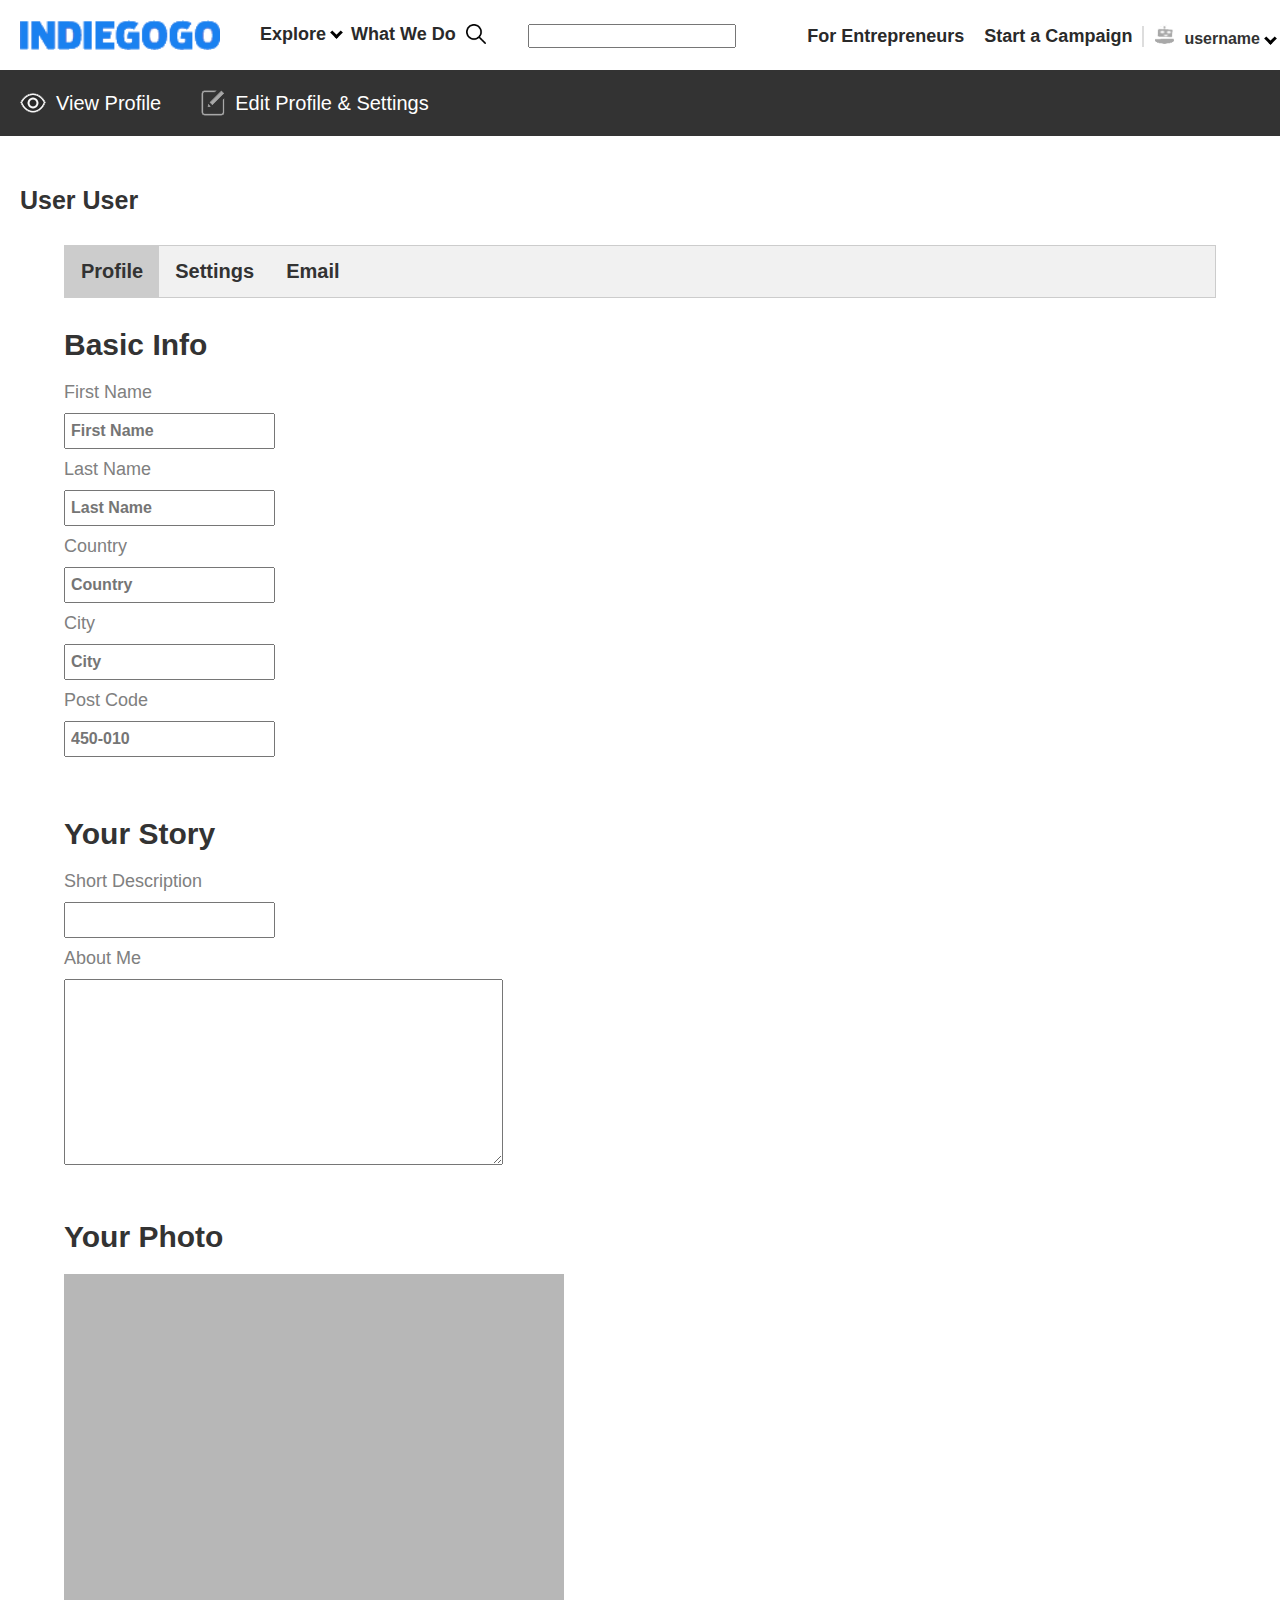
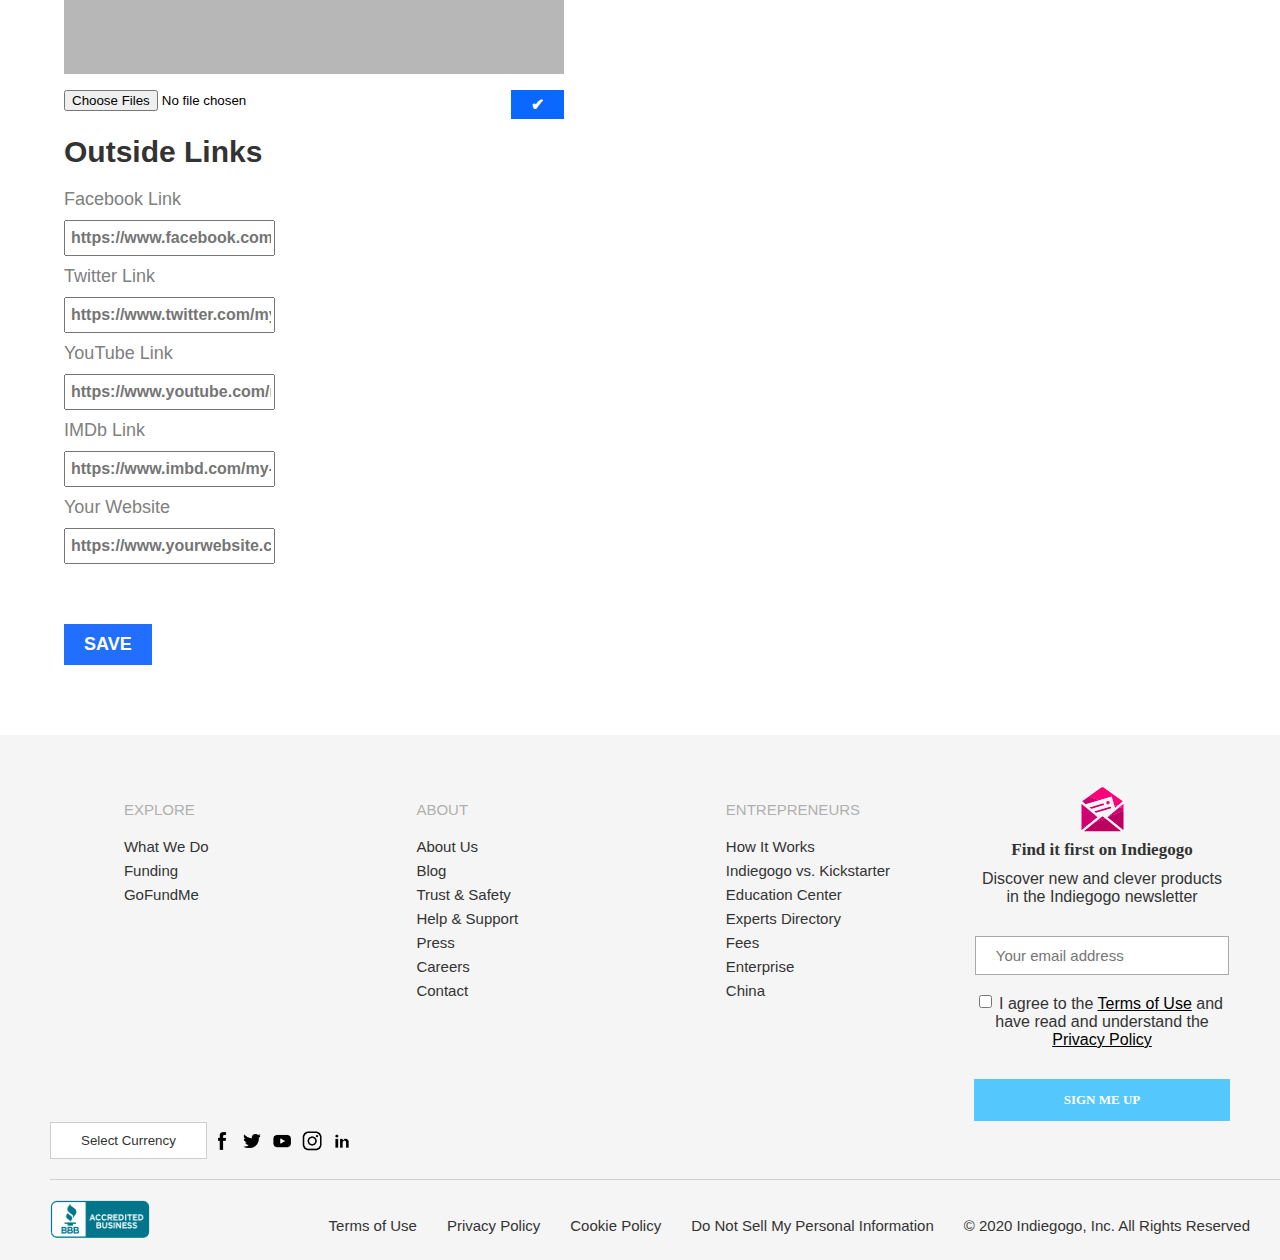
<file: edit.html>
<!DOCTYPE html>
<html lang="en">
<head>
    <meta charset="UTF-8">
    <meta name="viewport" content="width=device-width, initial-scale=1">
    <link rel="stylesheet" href="assets/css/style.css">
    <script src="https://code.jquery.com/jquery-3.5.1.min.js"></script>
    <title></title>
</head>
<body>

    <!DOCTYPE html>
    <html lang="en">
    <head>
        <meta charset="UTF-8">
        <meta name="viewport" content="width=device-width, initial-scale=1">
        <link rel="stylesheet" href="assets/css/style.css">
        <script src="https://code.jquery.com/jquery-3.5.1.min.js"></script>
        <title>Document</title>
    </head>
    <body>
    
    <div class="header">
        <div class="container">
    
            <div class="header__inner">
    
    
                <div class="header__logo"><a href="registered.html"><img src="assets/img/header__logo.png" alt=""></a></div>
    
                <div class="menu">
                    <nav class="nav">
                        <div class="nav__left">
                            <a href="" class="nav__link">Explore  <span><i class="arrow down"></i></span></a>
                            <a href="" class="nav__link">What We Do <img src="assets/img/search.png" alt="">
                            </a>
                        </div>
                        <input type="text">
                        <div class="nav__right">
                            <div class="nav__link">For Entrepreneurs</div>
                            <div class="nav__link nav__link--after">Start a Campaign</div>
                            <div class="profile"><a href=""><img src="assets/img/profile.png" height="20px" width="20px" alt=""><span>username</span><i class="arrow down"></i></a></div>
                        </div>
                    </nav>
                </div>
    
    
            </div>
    
        </div>
    </div>
    
    
    <div class="intro">
       <div class="intro__header">
           <div class="container">
    
               <div class="profile__icos">
                   <div class="profile__ico"><img src="assets/img/eye.png" alt=""><a href="room.html">View Profile </a></div>
                   <div class="profile__ico"><img src="assets/img/edit.png" alt=""><a href="edit.html">Edit Profile &amp; Settings</a></div>
               </div>
    
           </div>
       </div>
    
        <div class="container">
    
           <div class="user__name">User User</div>
    
            <div class="room__content">
    
    
                    <div class="edit__content">
    
                        <!-- Tab links -->
    <div class="tab">
      <button class="tablinks" onclick="openCity(event, 'Profile')" id="defaultOpen">Profile</button>
      <button class="tablinks" onclick="openCity(event, 'Campaigns')">
    Settings</button>
      <button class="tablinks" onclick="openCity(event, 'Contributions')">Email</button>
    </div>
    
    <!-- Tab content -->
    <div id="Profile" class="tabcontent">
        <div class="profile__edit">
            <div class="edit__title">Basic Info</div>
            <form action="" class="edit__forms">
               <p>First Name</p>
                <input type="text" placeholder="First Name">
                <p>Last Name</p>
                <input type="text"  placeholder="Last Name">
                <p>Country</p>
                <input type="text" placeholder="Country">
                <p>City</p>
                <input type="text" placeholder="City">
                <p>Post Code</p>
                <input type="text" placeholder="450-010">
            </form>
            <div class="edit__title">Your Story</div>
            <form action="" class="edit__forms">
               <p>Short Description</p>
                <input type="text">
                <p>About Me</p>
                <p><textarea rows="10" cols="45" name="text"></textarea></p>
            </form>
            <div class="edit__title">Your Photo</div>
            <form action="" class="avatar__set">
                    <div class="avatar"></div>
                    <p><input type="file" name="photo" multiple accept="image/*,image/jpeg">
                   <input type="submit" value="✔"></p>
            </form>
            <div class="edit__title">Outside Links</div>
            <form action="" class="edit__forms">
               <p>Facebook Link</p>
                <input type="text" placeholder="https://www.facebook.com/my-page"><p>Twitter Link</p>
                <input type="text" placeholder="https://www.twitter.com/my-page"><p>YouTube Link</p>
                <input type="text" placeholder="https://www.youtube.com/my-page">
                <p>IMDb Link</p>
                <input type="text" placeholder="https://www.imbd.com/my-page">
                <p>Your Website</p>
                <input type="text" placeholder="https://www.yourwebsite.com/my-page">
            </form>
    
    
            <button class="btn btn--save">Save</button>
    
        </div>
    </div>
    
    <div id="Campaigns" class="tabcontent">
      <div class="settings__content">
          <div class="edit__title">Social Connections</div>
          <form action="" class="set__social">
              <p>See what your friends are funding, share your activities.</p>
              <input type="button" value="CONNECT WITH FACEBOOK"><p>Build confidence between you and others by linking to your professional LinkedIn account.</p>
              <input type="button" value="CONNECT WITH LINKEDIN">
          </form>
          <div class="edit__title">Update Your Password</div>
          <form action="" class="set__edit">
              <p>Current Password</p>
              <input type="password">
              <p>New Password</p>
              <input type="password">
              <p>Password Confirmation</p>
              <input type="password">
          </form>
    
    
          <button class="btn btn--save">Save</button>
    
          <div class="edit__title">Deactivate Your Account</div>
          <div class="edit__subtitle">By deactivating your account, you will no longer be able to log in, manage any contributions, and will lose any draft campaigns. Please review our Privacy Policy for how we store data.
    
    If you need to change your subscription settings, visit your email preferences. If you would like changes made to your account because of privacy laws enacted in your country or region, please submit a request.</div>
    
     <button class="btn btn--save">DEACTIVATE YOUR ACCOUNT</button>
    
    
      </div>
    </div>
    
    <div id="Contributions" class="tabcontent">
    
     <div class="email__content">
          <div class="edit__title">Stop receiving all marketing communications</div>
          <input type="checkbox">
          <p>You will still receive critical updates about your account, your campaign, or any contributions.</p>
      </div>
    </div>
    
    
                    </div>
    
            </div>
    
        </div>
    </div>
    
    
    
    
    
    <footer class="footer">
        <div class="container">
    
            <div class="feedback">
                <div class="feedback__ico"><img src="assets/img/mail.png" alt=""></div>
                <div class="feedback__title">Find it first on Indiegogo</div>
                <div class="feedback__subtitle">Discover new and clever products in the Indiegogo newsletter</div>
                <div class="input"><input type="text" placeholder="Your email address"></div>
                <div class="check"><input type="checkbox">I agree to the <span>Terms of Use</span> and have read and understand the <span>Privacy Policy</span></div>
                <button class="btn btn--feed">sign me up</button>
            </div>
    
           <div class="footer__links">
                <ul class="footer__nav">
                    <li>EXPLORE</li>
                    <li><a href="" class="footer__link">What We Do</a></li>
                    <li><a href="" class="footer__link">Funding</a></li>
                    <li><a href="" class="footer__link">GoFundMe</a></li>
                </ul>
                <ul class="footer__nav">
                    <li>ABOUT</li>
                    <li><a href="" class="footer__link">About Us</a></li>
                    <li><a href="" class="footer__link">Blog</a></li>
                    <li><a href="" class="footer__link">Trust &amp; Safety</a></li>
                    <li><a href="" class="footer__link">Help &amp; Support</a></li>
                    <li><a href="" class="footer__link">Press</a></li>
                    <li><a href="" class="footer__link">Careers</a></li>
                    <li><a href="" class="footer__link">Contact</a></li>
                </ul>
                <ul class="footer__nav">
                    <li>ENTREPRENEURS</li>
                    <li><a href="" class="footer__link">How It Works</a></li>
                    <li><a href="" class="footer__link">Indiegogo vs. Kickstarter</a></li>
                    <li><a href="" class="footer__link">Education Center</a></li>
                    <li><a href="" class="footer__link">Experts Directory</a></li>
                    <li><a href="" class="footer__link">Fees</a></li>
                    <li><a href="" class="footer__link">Enterprise</a></li>
                    <li><a href="" class="footer__link">China</a></li>
                </ul>
           </div>
    
       <div class="footer__bottom">
           <button class="btn btn--curency">Select Currency</button>
           <div class="footer__social">
               <div class="social__ico"><img src="assets/img/social1.png" alt=""></div>
               <div class="social__ico"><img src="assets/img/social2.png" alt=""></div>
               <div class="social__ico"><img src="assets/img/social3.png" alt=""></div>
               <div class="social__ico"><img src="assets/img/social4.png" alt=""></div>
               <div class="social__ico"><img src="assets/img/social5.png" alt=""></div>
           </div>
       </div>
    
       <div class="under__bottom">
           <div class="under__ico"><img src="assets/img/back_b.png" alt=""></div>
           <div class="under__flex">
               <div class="under__item">Terms of Use</div>
               <div class="under__item">Privacy Policy</div>
               <div class="under__item">Cookie Policy</div>
               <div class="under__item">Do Not Sell My Personal Information</div>
               <div class="under__item">© 2020 Indiegogo, Inc. All Rights Reserved</div>
           </div>
       </div>
    
        </div>
    </footer>
    
    
    
    
    </body>
    </html>
    


   <!-- Modal -->
   <div class="modal fade" id="exampleModal" tabindex="-1" aria-labelledby="exampleModalLabel" aria-hidden="true">
     <div class="modal-dialog">
       <div class="modal-content">
         <div class="modal_header">
   
           <button type="button" class="close" data-dismiss="modal" aria-label="Close">
   
           </button>
         </div>
   
         <div class="modal-body">
         <div class="modal__title">Welcome!</div>
           <div class="modal__subtitle">Sign up to join Indiegogo.</div>
   <div class="input1">
           <div class="name">First Name</div>
           <input type="text" placeholder="Your First Name">
           <div class="name">Last Name</div>
           <input type="text" placeholder="Your Last Name">
           <div class="name">Email</div>
           <input type="text" placeholder="Your Email">
           <div class="name">Password</div>
           <input type="text" placeholder="Your Password">
   </div>
   
   <div class="input2">
           <input type="checkbox"><p>Sign me up for the Indiegogo newsletter</p>
           <input type="checkbox"><p>I agree to the <span>Terms of Use</span> and have read and understand the <span>Privacy Policy</span></p>
   </div>
         </div>
   
   
         <div class="modal_footer">
           <a href="registered.html" class="btn btn--accout">Create Account</a>
           <a href="registered.html" class="btn btn--facebook">Continue with facebook</a>
   
           <div class="under__modal">No posts without your permission.</div>
           <div class="modal__back">Already have an account? <a href="" data-toggle="modal" data-target="#sign_up">Log In</a></div>
         </div>
       </div>
     </div>
   </div>
   
   
   
   
   <!-- Modal -->
   <div class="modal fade" id="sign_up" tabindex="-1" aria-labelledby="exampleModalLabel" aria-hidden="true">
     <div class="modal-dialog">
       <div class="modal-content">
         <div class="modal_header">
   
           <button type="button" class="close" data-dismiss="modal" aria-label="Close">
   
           </button>
         </div>
   
         <div class="modal-body">
         <div class="modal__title">Welcome back!</div>
           <div class="modal__subtitle">Log in to continue.</div>
   <div class="input1">
           <div class="name">Email</div>
           <input type="text" placeholder="Your Email">
           <div class="name">Password</div>
           <input type="text" placeholder="Your Password">
   </div>
   <div class="forgot"><p>Forgot your password?</p></div>
   
         </div>
   
   
         <div class="modal_footer">
           <a href="registered.html" class="btn btn--accout">Create Account</a>
           <a href="registered.html" type="button" class="btn btn--facebook">Continue with facebook</a>
   
           <div class="under__modal">No posts without your permission.</div>
           <div class="modal__back">Already have an account? <a href="" data-toggle="modal" data-target="#exampleModal">Sign Up</a></div>
         </div>
       </div>
     </div>
   </div>
    <script src="assets/js/app.min.js"></script>

</body>
</html>
</file>
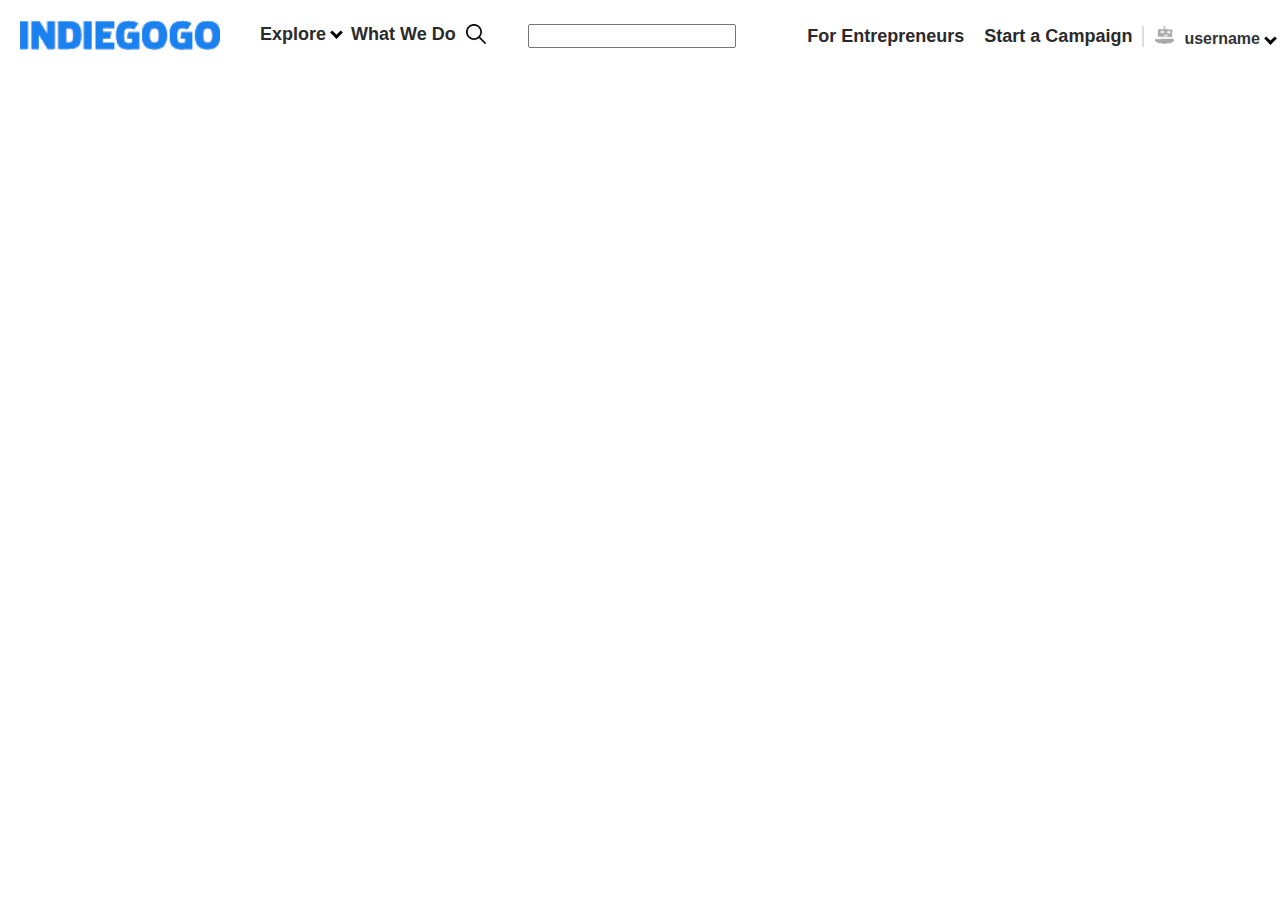
<file: product.html>
<!DOCTYPE html>
<html lang="en">
<head>
    <meta charset="UTF-8">
    <meta name="viewport" content="width=device-width, initial-scale=1">
    <link rel="stylesheet" href="assets/css/style.css">
    <script src="https://code.jquery.com/jquery-3.5.1.min.js"></script>
    <title>Crowdfund Innavations &amp; Supreme</title>
</head>
<body>

    
    
    
    
    <div class="header">
        <div class="container">
    
            <div class="header__inner">
    
    
                <div class="header__logo"><a href="registered.html"><img src="assets/img/header__logo.png" alt=""></a></div>
    
                <div class="menu">
                    <nav class="nav">
                        <div class="nav__left">
                            <a href="" class="nav__link">Explore  <span><i class="arrow down"></i></span></a>
                            <a href="" class="nav__link">What We Do <img src="assets/img/search.png" alt="">
                            </a>
                        </div>
                        <input type="text">
                        <div class="nav__right">
                            <div class="nav__link">For Entrepreneurs</div>
                            <div class="nav__link nav__link--after">Start a Campaign</div>
                            <div class="profile"><a href=""><img src="assets/img/profile.png" height="20px" width="20px" alt=""><span>username</span><i class="arrow down"></i></a></div>
                        </div>
                    </nav>
                </div>
    
    
            </div>
    
        </div>
    </div>
    
    <div class="product__intro">
    
    </div>
    


   <!-- Modal -->
   <div class="modal fade" id="exampleModal" tabindex="-1" aria-labelledby="exampleModalLabel" aria-hidden="true">
     <div class="modal-dialog">
       <div class="modal-content">
         <div class="modal_header">
   
           <button type="button" class="close" data-dismiss="modal" aria-label="Close">
   
           </button>
         </div>
   
         <div class="modal-body">
         <div class="modal__title">Welcome!</div>
           <div class="modal__subtitle">Sign up to join Indiegogo.</div>
   <div class="input1">
           <div class="name">First Name</div>
           <input type="text" placeholder="Your First Name">
           <div class="name">Last Name</div>
           <input type="text" placeholder="Your Last Name">
           <div class="name">Email</div>
           <input type="text" placeholder="Your Email">
           <div class="name">Password</div>
           <input type="text" placeholder="Your Password">
   </div>
   
   <div class="input2">
           <input type="checkbox"><p>Sign me up for the Indiegogo newsletter</p>
           <input type="checkbox"><p>I agree to the <span>Terms of Use</span> and have read and understand the <span>Privacy Policy</span></p>
   </div>
         </div>
   
   
         <div class="modal_footer">
           <a href="registered.html" class="btn btn--accout">Create Account</a>
           <a href="registered.html" class="btn btn--facebook">Continue with facebook</a>
   
           <div class="under__modal">No posts without your permission.</div>
           <div class="modal__back">Already have an account? <a href="" data-toggle="modal" data-target="#sign_up">Log In</a></div>
         </div>
       </div>
     </div>
   </div>
   
   
   
   
   <!-- Modal -->
   <div class="modal fade" id="sign_up" tabindex="-1" aria-labelledby="exampleModalLabel" aria-hidden="true">
     <div class="modal-dialog">
       <div class="modal-content">
         <div class="modal_header">
   
           <button type="button" class="close" data-dismiss="modal" aria-label="Close">
   
           </button>
         </div>
   
         <div class="modal-body">
         <div class="modal__title">Welcome back!</div>
           <div class="modal__subtitle">Log in to continue.</div>
   <div class="input1">
           <div class="name">Email</div>
           <input type="text" placeholder="Your Email">
           <div class="name">Password</div>
           <input type="text" placeholder="Your Password">
   </div>
   <div class="forgot"><p>Forgot your password?</p></div>
   
         </div>
   
   
         <div class="modal_footer">
           <a href="registered.html" class="btn btn--accout">Create Account</a>
           <a href="registered.html" type="button" class="btn btn--facebook">Continue with facebook</a>
   
           <div class="under__modal">No posts without your permission.</div>
           <div class="modal__back">Already have an account? <a href="" data-toggle="modal" data-target="#exampleModal">Sign Up</a></div>
         </div>
       </div>
     </div>
   </div>
    <script src="assets/js/app.min.js"></script>

</body>
</html>
</file>
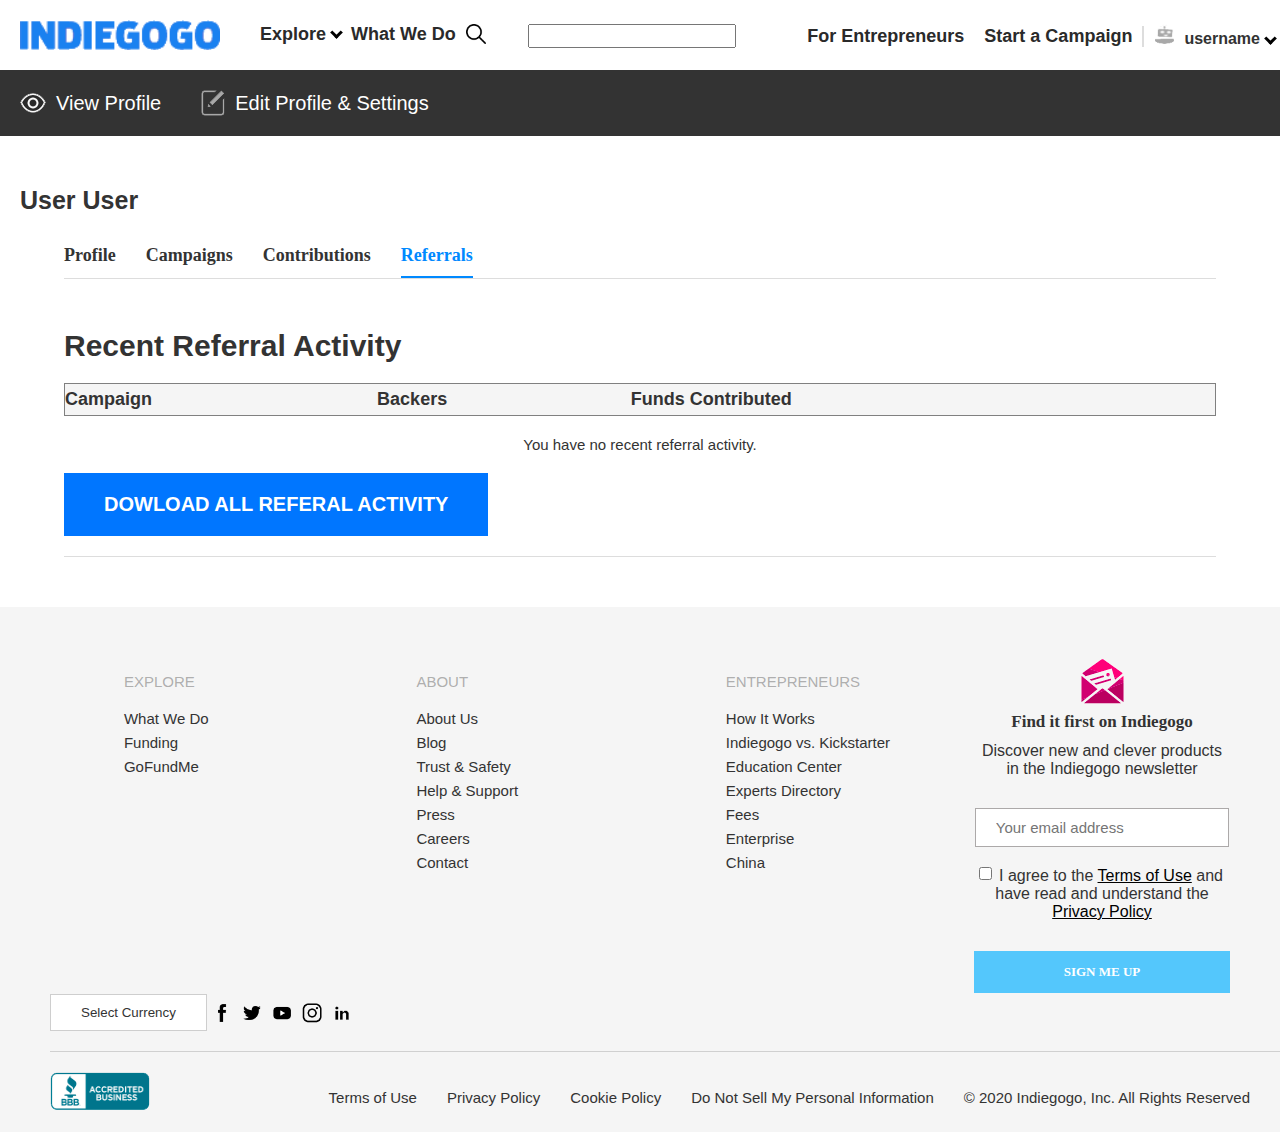
<file: referals.html>
<!DOCTYPE html>
<html lang="en">
<head>
    <meta charset="UTF-8">
    <meta name="viewport" content="width=device-width, initial-scale=1">
    <link rel="stylesheet" href="assets/css/style.css">
    <script src="https://code.jquery.com/jquery-3.5.1.min.js"></script>
    <title>Crowdfund Innavations &amp; Supreme</title>
</head>
<body>

    
    
    
    
    <div class="header">
        <div class="container">
    
            <div class="header__inner">
    
    
                <div class="header__logo"><a href="registered.html"><img src="assets/img/header__logo.png" alt=""></a></div>
    
                <div class="menu">
                    <nav class="nav">
                        <div class="nav__left">
                            <a href="" class="nav__link">Explore  <span><i class="arrow down"></i></span></a>
                            <a href="" class="nav__link">What We Do <img src="assets/img/search.png" alt="">
                            </a>
                        </div>
                        <input type="text">
                        <div class="nav__right">
                            <div class="nav__link">For Entrepreneurs</div>
                            <div class="nav__link nav__link--after">Start a Campaign</div>
                            <div class="profile"><a href=""><img src="assets/img/profile.png" height="20px" width="20px" alt=""><span>username</span><i class="arrow down"></i></a></div>
                        </div>
                    </nav>
                </div>
    
    
            </div>
    
        </div>
    </div>
    
    
    <div class="intro">
       <div class="intro__header">
           <div class="container">
    
               <div class="profile__icos">
                   <div class="profile__ico"><img src="assets/img/eye.png" alt=""><a href="room.html">View Profile </a></div>
                   <div class="profile__ico"><img src="assets/img/edit.png" alt=""><a href="edit.html">Edit Profile &amp; Settings</a></div>
               </div>
    
           </div>
       </div>
    
        <div class="container">
    
           <div class="user__name">User User</div>
    
            <div class="room__content">
    
                <nav class="refer__nav">
                    <a href="room.html" class="refer__link">Profile</a>
                    <a href="company.html" class="refer__link">Campaigns</a>
                    <a href="visible.html" class="refer__link">Contributions</a>
                    <a href="referals.html" class="refer__link refer__link--active">Referrals</a>
                </nav>
    
                    <div class="refer__content">
                   <div class="company__title">Recent Referral Activity</div>
    
    
                       <div id="grid_2">
                          <div>Campaign</div>
                          <div>Backers</div>
                          <div>Funds Contributed</div>
                       </div>
                    <div class="refer__subtitle">You have no recent referral activity.</div>
    
                    <button class="btn btn--profile">dowload all referal activity</button>
               </div>
    
            </div>
    
        </div>
    </div>
    
    
    
    
    
    <footer class="footer">
        <div class="container">
    
            <div class="feedback">
                <div class="feedback__ico"><img src="assets/img/mail.png" alt=""></div>
                <div class="feedback__title">Find it first on Indiegogo</div>
                <div class="feedback__subtitle">Discover new and clever products in the Indiegogo newsletter</div>
                <div class="input"><input type="text" placeholder="Your email address"></div>
                <div class="check"><input type="checkbox">I agree to the <span>Terms of Use</span> and have read and understand the <span>Privacy Policy</span></div>
                <button class="btn btn--feed">sign me up</button>
            </div>
    
           <div class="footer__links">
                <ul class="footer__nav">
                    <li>EXPLORE</li>
                    <li><a href="" class="footer__link">What We Do</a></li>
                    <li><a href="" class="footer__link">Funding</a></li>
                    <li><a href="" class="footer__link">GoFundMe</a></li>
                </ul>
                <ul class="footer__nav">
                    <li>ABOUT</li>
                    <li><a href="" class="footer__link">About Us</a></li>
                    <li><a href="" class="footer__link">Blog</a></li>
                    <li><a href="" class="footer__link">Trust &amp; Safety</a></li>
                    <li><a href="" class="footer__link">Help &amp; Support</a></li>
                    <li><a href="" class="footer__link">Press</a></li>
                    <li><a href="" class="footer__link">Careers</a></li>
                    <li><a href="" class="footer__link">Contact</a></li>
                </ul>
                <ul class="footer__nav">
                    <li>ENTREPRENEURS</li>
                    <li><a href="" class="footer__link">How It Works</a></li>
                    <li><a href="" class="footer__link">Indiegogo vs. Kickstarter</a></li>
                    <li><a href="" class="footer__link">Education Center</a></li>
                    <li><a href="" class="footer__link">Experts Directory</a></li>
                    <li><a href="" class="footer__link">Fees</a></li>
                    <li><a href="" class="footer__link">Enterprise</a></li>
                    <li><a href="" class="footer__link">China</a></li>
                </ul>
           </div>
    
       <div class="footer__bottom">
           <button class="btn btn--curency">Select Currency</button>
           <div class="footer__social">
               <div class="social__ico"><img src="assets/img/social1.png" alt=""></div>
               <div class="social__ico"><img src="assets/img/social2.png" alt=""></div>
               <div class="social__ico"><img src="assets/img/social3.png" alt=""></div>
               <div class="social__ico"><img src="assets/img/social4.png" alt=""></div>
               <div class="social__ico"><img src="assets/img/social5.png" alt=""></div>
           </div>
       </div>
    
       <div class="under__bottom">
           <div class="under__ico"><img src="assets/img/back_b.png" alt=""></div>
           <div class="under__flex">
               <div class="under__item">Terms of Use</div>
               <div class="under__item">Privacy Policy</div>
               <div class="under__item">Cookie Policy</div>
               <div class="under__item">Do Not Sell My Personal Information</div>
               <div class="under__item">© 2020 Indiegogo, Inc. All Rights Reserved</div>
           </div>
       </div>
    
        </div>
    </footer>
    
    
    
    


   <!-- Modal -->
   <div class="modal fade" id="exampleModal" tabindex="-1" aria-labelledby="exampleModalLabel" aria-hidden="true">
     <div class="modal-dialog">
       <div class="modal-content">
         <div class="modal_header">
   
           <button type="button" class="close" data-dismiss="modal" aria-label="Close">
   
           </button>
         </div>
   
         <div class="modal-body">
         <div class="modal__title">Welcome!</div>
           <div class="modal__subtitle">Sign up to join Indiegogo.</div>
   <div class="input1">
           <div class="name">First Name</div>
           <input type="text" placeholder="Your First Name">
           <div class="name">Last Name</div>
           <input type="text" placeholder="Your Last Name">
           <div class="name">Email</div>
           <input type="text" placeholder="Your Email">
           <div class="name">Password</div>
           <input type="text" placeholder="Your Password">
   </div>
   
   <div class="input2">
           <input type="checkbox"><p>Sign me up for the Indiegogo newsletter</p>
           <input type="checkbox"><p>I agree to the <span>Terms of Use</span> and have read and understand the <span>Privacy Policy</span></p>
   </div>
         </div>
   
   
         <div class="modal_footer">
           <a href="registered.html" class="btn btn--accout">Create Account</a>
           <a href="registered.html" class="btn btn--facebook">Continue with facebook</a>
   
           <div class="under__modal">No posts without your permission.</div>
           <div class="modal__back">Already have an account? <a href="" data-toggle="modal" data-target="#sign_up">Log In</a></div>
         </div>
       </div>
     </div>
   </div>
   
   
   
   
   <!-- Modal -->
   <div class="modal fade" id="sign_up" tabindex="-1" aria-labelledby="exampleModalLabel" aria-hidden="true">
     <div class="modal-dialog">
       <div class="modal-content">
         <div class="modal_header">
   
           <button type="button" class="close" data-dismiss="modal" aria-label="Close">
   
           </button>
         </div>
   
         <div class="modal-body">
         <div class="modal__title">Welcome back!</div>
           <div class="modal__subtitle">Log in to continue.</div>
   <div class="input1">
           <div class="name">Email</div>
           <input type="text" placeholder="Your Email">
           <div class="name">Password</div>
           <input type="text" placeholder="Your Password">
   </div>
   <div class="forgot"><p>Forgot your password?</p></div>
   
         </div>
   
   
         <div class="modal_footer">
           <a href="registered.html" class="btn btn--accout">Create Account</a>
           <a href="registered.html" type="button" class="btn btn--facebook">Continue with facebook</a>
   
           <div class="under__modal">No posts without your permission.</div>
           <div class="modal__back">Already have an account? <a href="" data-toggle="modal" data-target="#exampleModal">Sign Up</a></div>
         </div>
       </div>
     </div>
   </div>
    <script src="assets/js/app.min.js"></script>

</body>
</html>
</file>
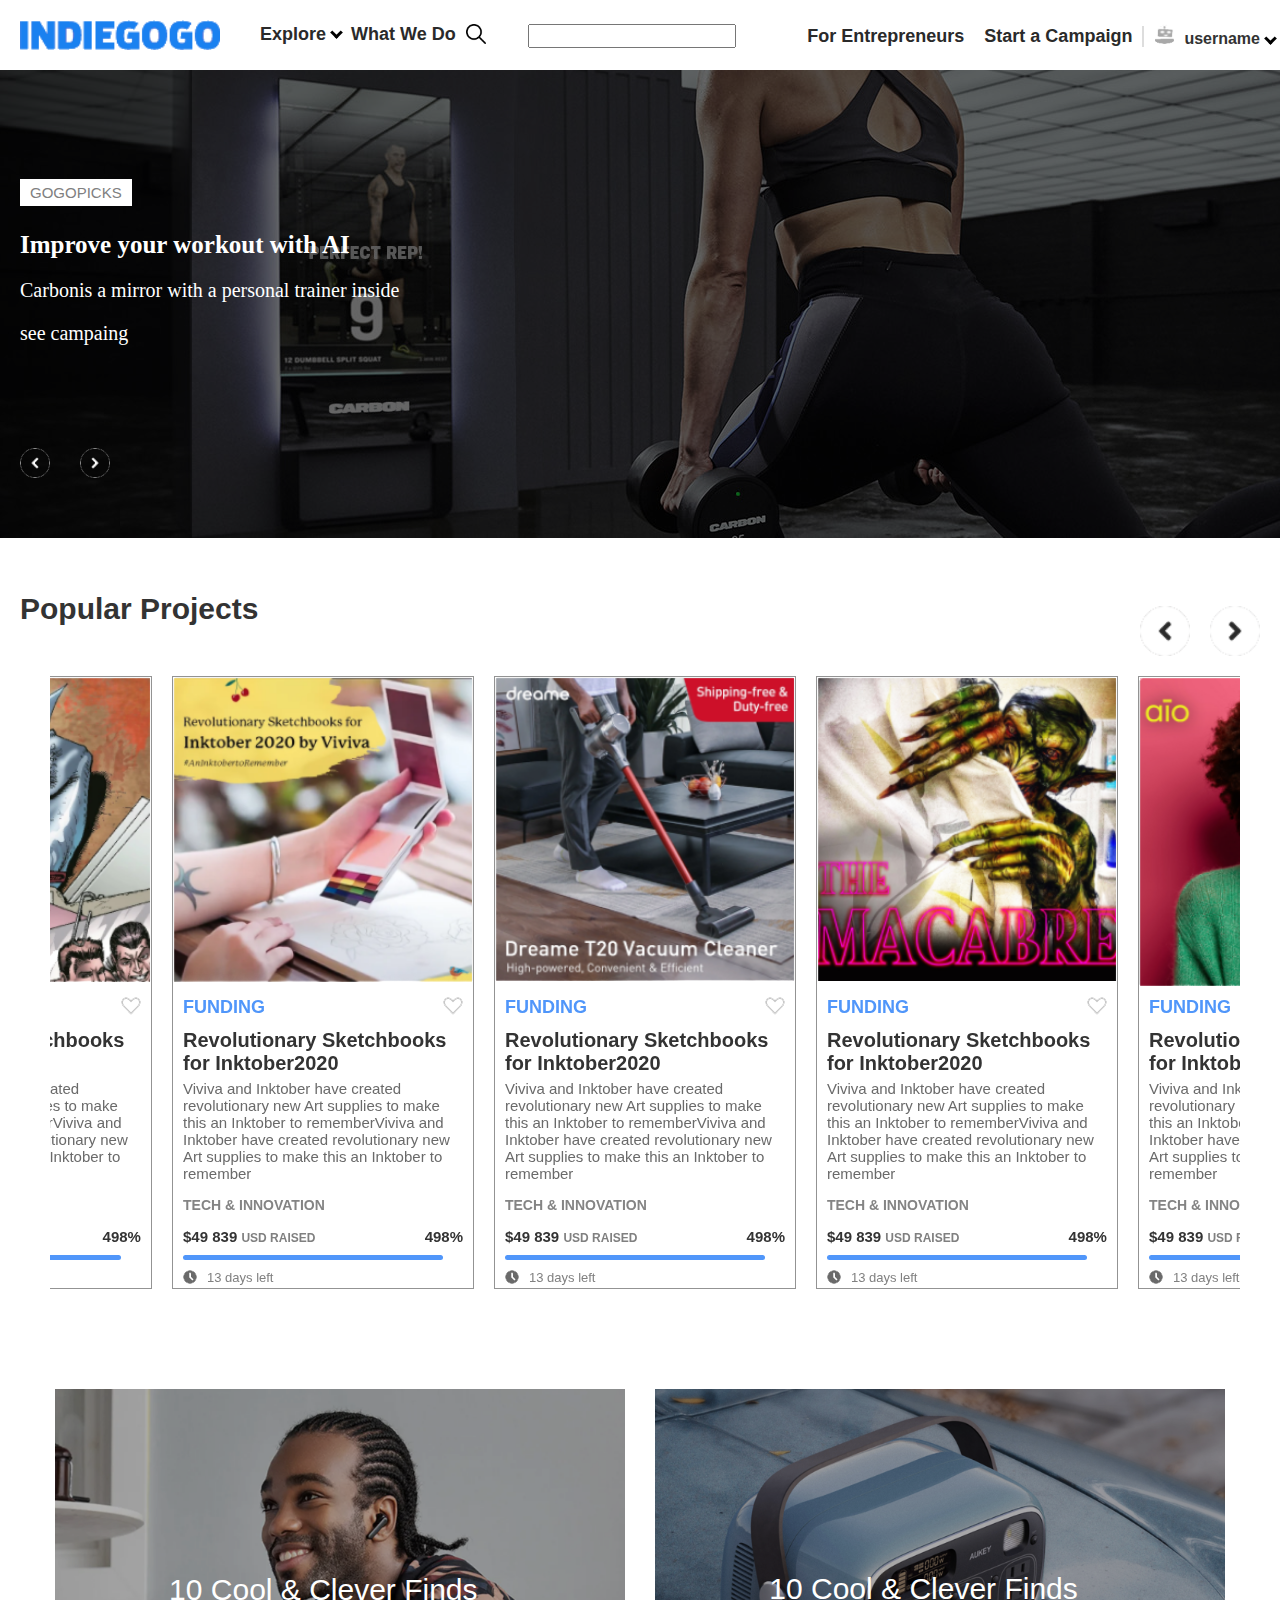
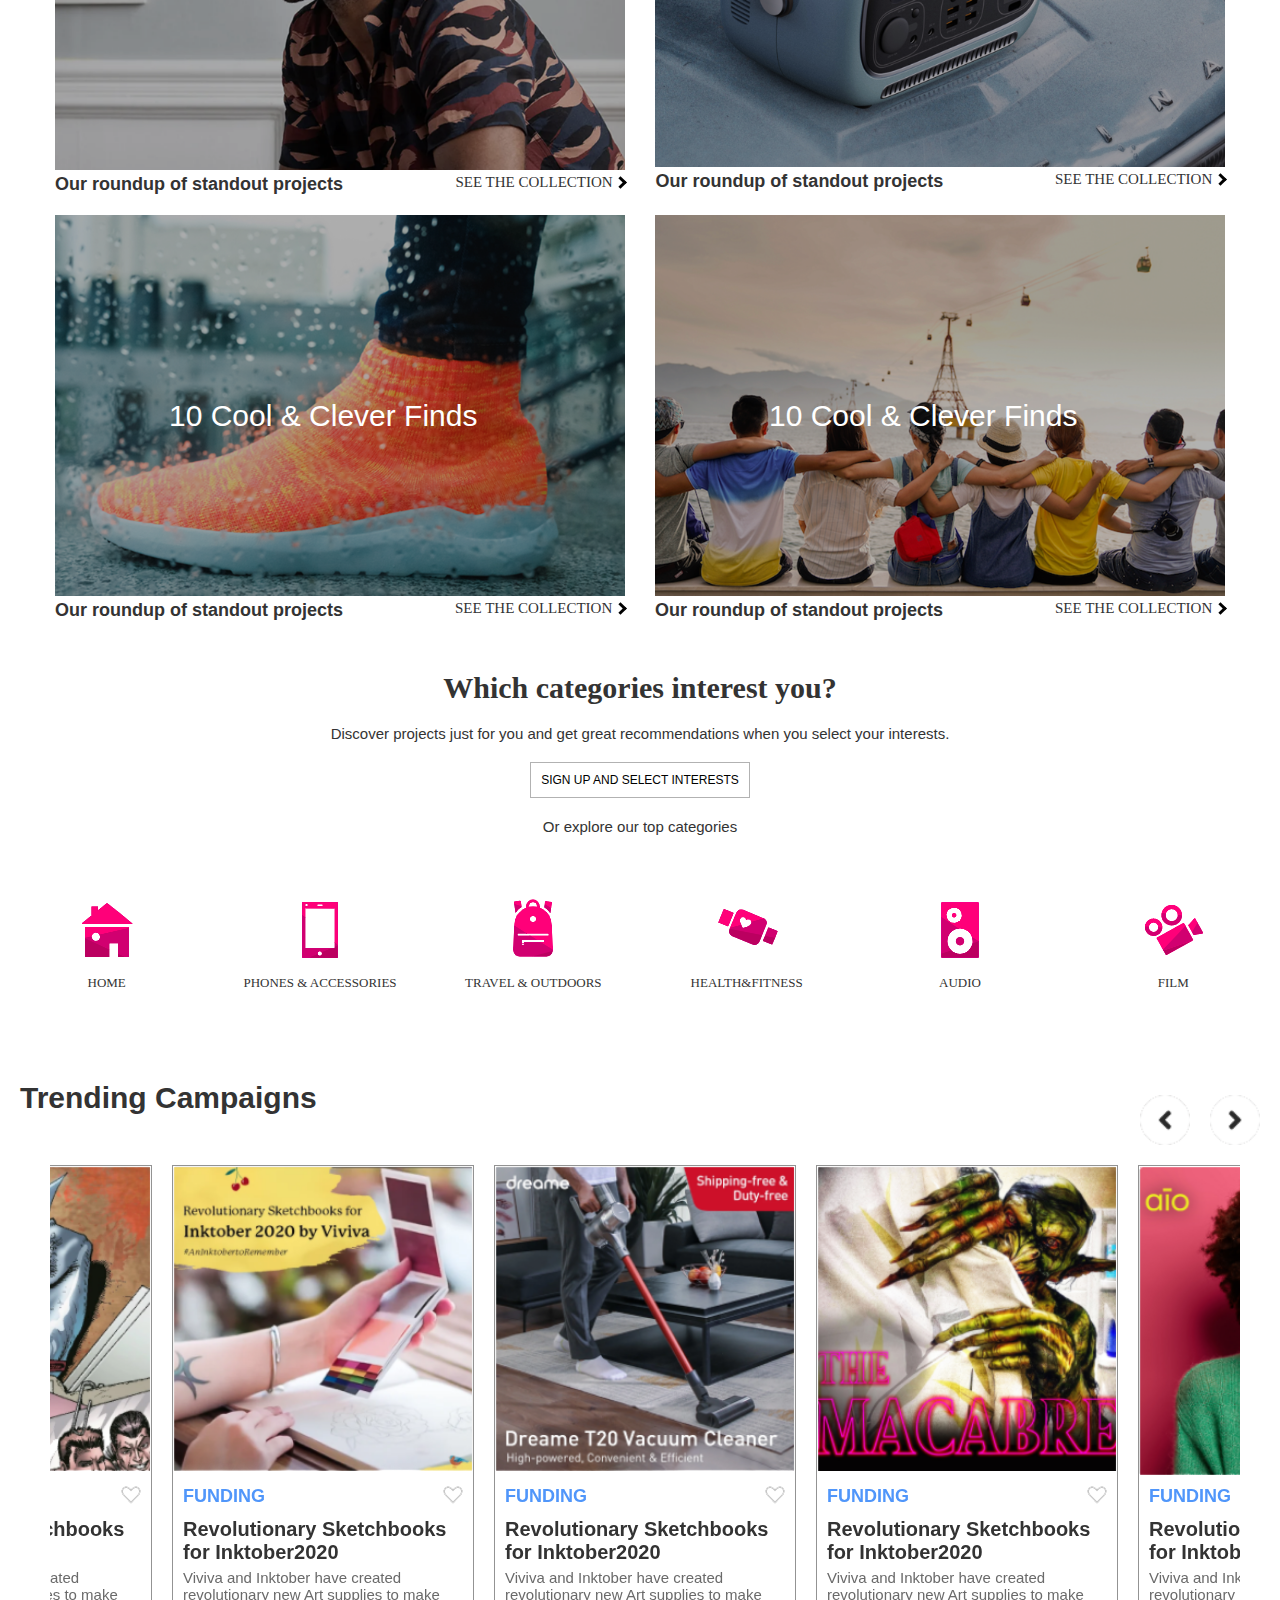
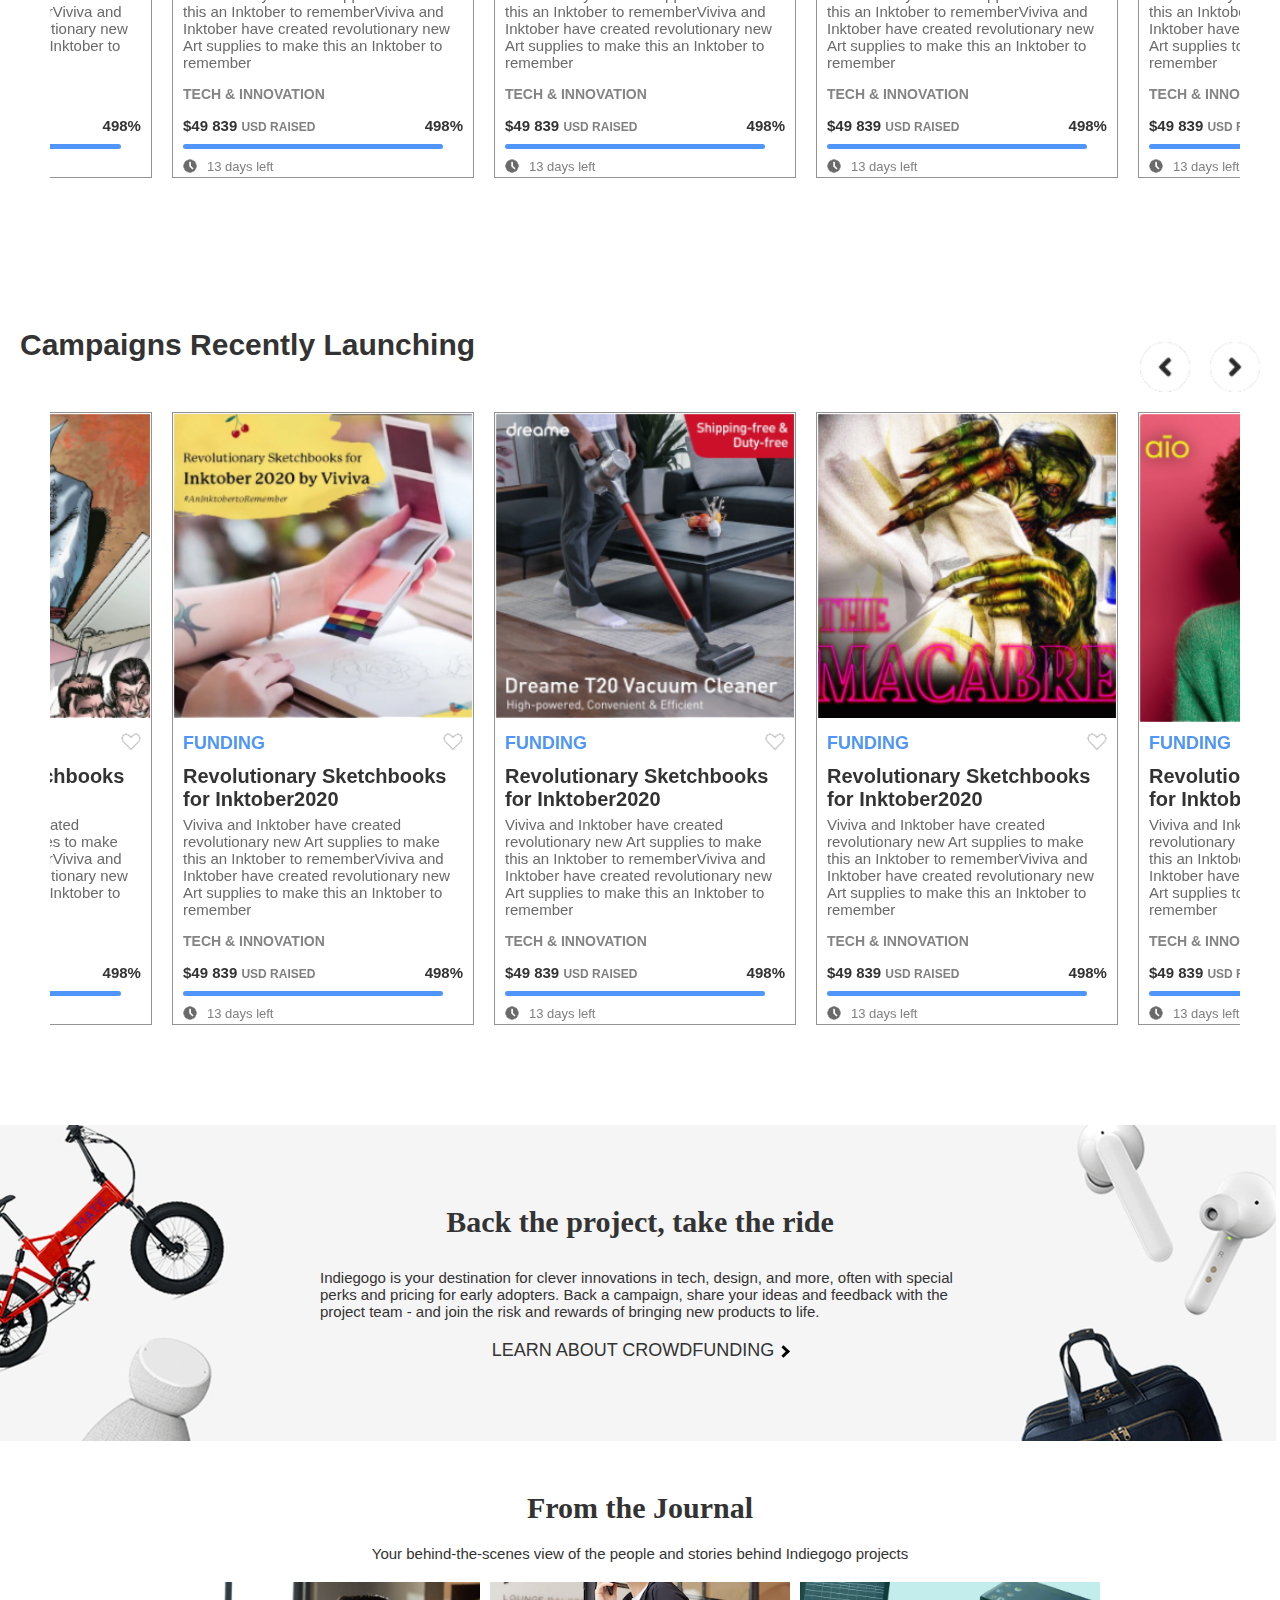
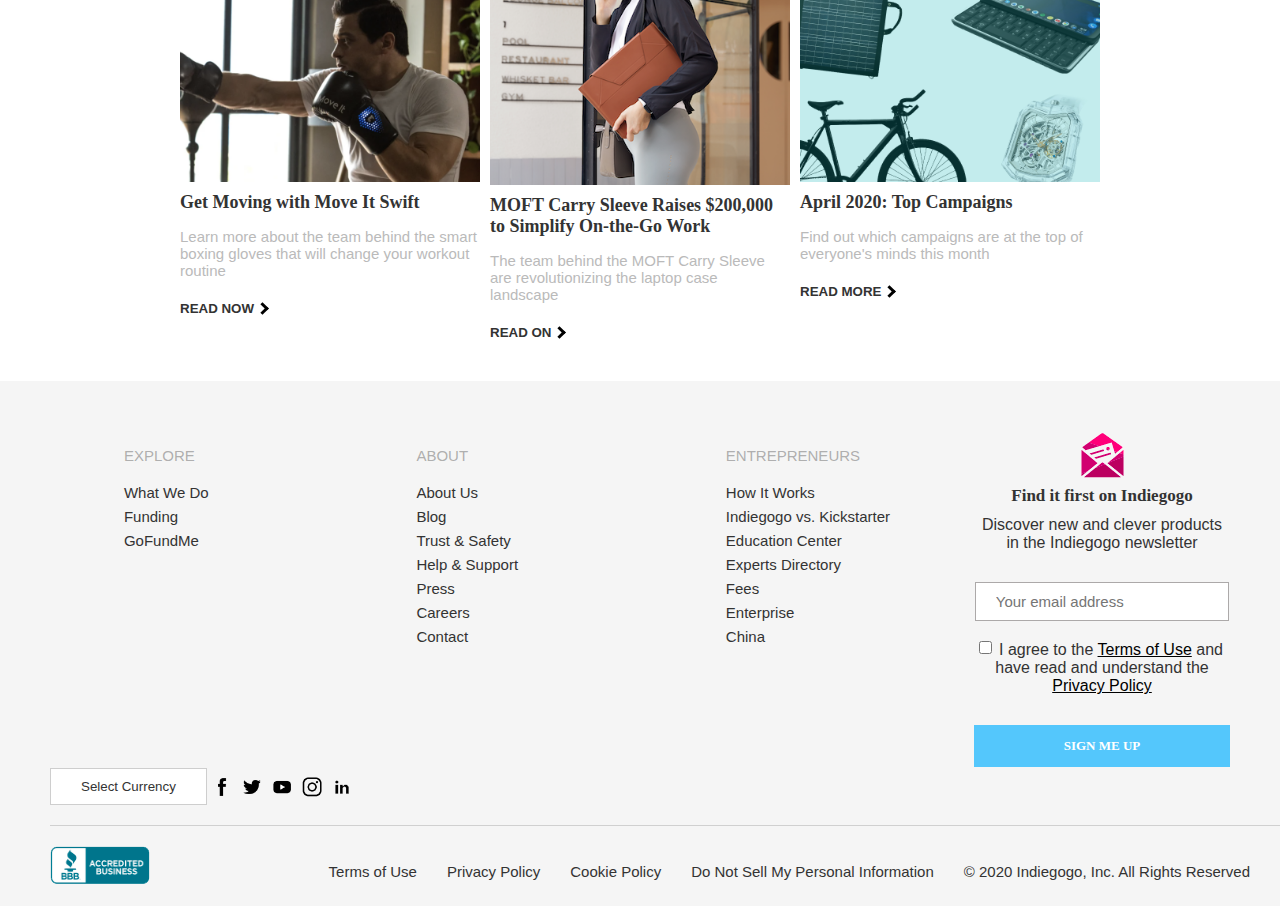
<file: registered.html>
<!DOCTYPE html>
<html lang="en">
<head>
    <meta charset="UTF-8">
    <meta name="viewport" content="width=device-width, initial-scale=1">
    <link rel="stylesheet" href="assets/css/style.css">
    <script src="https://code.jquery.com/jquery-3.5.1.min.js"></script>
    <title>Crowdfund Innavations &amp; Supreme</title>
</head>
<body>

    
    
    <div class="wrapper">
    <div class="header">
        <div class="container">
    
            <div class="header__inner">
    
    
                <div class="header__logo"><a href="registered.html"><img src="assets/img/header__logo.png" alt=""></a></div>
    
                <div class="menu">
                    <nav class="nav">
                        <div class="nav__left">
                            <a href="" class="nav__link">Explore  <span><i class="arrow down"></i></span></a>
                            <a href="" class="nav__link">What We Do <img src="assets/img/search.png" alt="">
                            </a>
                        </div>
                        <input type="text">
                        <div class="nav__right">
                            <div class="nav__link">For Entrepreneurs</div>
                            <div class="nav__link nav__link--after">Start a Campaign</div>
                            <div class="profile"><a href="room.html"><img src="assets/img/profile.png" height="20px" width="20px" alt=""><span>username</span><i class="arrow down"></i></a></div>
                        </div>
                    </nav>
                </div>
    
    
            </div>
    
        </div>
    </div>
    <div class="intro">
        <div class="container">
    
            <div class="slider">
                <div class="slider__item">
                    <img class="cover1" src="assets/img/first_pic.jpg" alt="">
                    <img class="cover" src="assets/img/first_mob.jpg"  alt="">
                    <div class="text"><p>GOGOPICKS</p><p><b>Improve your workout with AI</b></p><p><span>Carbon</span>is a mirror with a personal trainer inside</p><p><a href="">see campaing</a></p></div>
                </div>
                <div class="slider__item">
                    <img class="cover1" src="assets/img/second_pic.jpg" alt="">
                    <img class="cover"  src="assets/img/second_mob.jpg" alt=""><div class="text"><p>GOGOPICKS</p><p><b>Improve your workout with AI</b></p><p><span>Carbon</span>is a mirror with a personal trainer inside</p><p><a href="">see campaing</a></p></div>
                </div>
                <div class="slider__item">
                    <img class="cover1" src="assets/img/three_pic.jpg" alt=""><img class="cover"  src="assets/img/three_mob.jpg" alt=""><div class="text"><p>GOGOPICKS</p><p><b>Improve your workout with AI</b></p><p><span>Carbon</span>is a mirror with a personal trainer inside</p><p><a href="">see campaing</a></p></div>
                </div>
                <div class="slider__item">
                    <img class="cover1" src="assets/img/four_pic.jpg" alt=""><img class="cover"  src="assets/img/four_mob.jpg" alt=""><div class="text"><p>GOGOPICKS</p><p><b>Improve your workout with AI</b></p><p><span>Carbon</span>is a mirror with a personal trainer inside</p><p><a href="">see campaing</a></p></div>
                </div>
                <div class="slider__item">
                    <img class="cover1" src="assets/img/fifth_pic.png" alt=""><img class="cover"  src="assets/img/fifth_mob.png" alt=""><div class="text"><p>GOGOPICKS</p><p><b>Improve your workout with AI</b></p><p><span>Carbon</span>is a mirror with a personal trainer inside</p><p><a href="">see campaing</a></p></div>
                </div>
            </div>
    
        </div>
    </div>
    
    </div>
    
    
    <div class="popular__projects">
        <div class="container">
    
           <div class="popularpro__title">Popular Projects</div>
    
            <div class="projects__slider">
    
    
    
                <div class="siderproject__item">
    <div class="border__slide">
                    <div class="item__column">
                        <div class="slide__ico"><a href="product.html"><img src="assets/img/slider0.png" alt=""></a></div>
                        <div class="item__like">
                            <div class="like__text">funding</div>
                            <div class="like__ico"><a href=""><img src="assets/img/heart.png" alt=""></a></div>
                        </div>
                        <div class="item__info">
                            <div class="info__title">Revolutionary Sketchbooks for Inktober2020</div>
                            <div class="info__subtitle">Viviva and Inktober have created revolutionary new Art supplies to make this an Inktober to rememberViviva and Inktober have created revolutionary new Art supplies to make this an Inktober to remember</div>
                        </div>
                    </div>
    
                    <div class="item__progress">
                        <div class="progress__title">Tech &amp; Innovation</div>
                        <div class="progress__subtitle">
                            <div class="sub__money">$49 839 <span>usd raised</span></div>
                            <div class="sub__procent">498%</div>
                        </div>
                        <div class="progress__bar"></div>
                        <div class="progress__time">
                            <div class=""><img src="assets/img/time.png" alt=""></div>
                            <div class="time__info">13 days left</div>
                        </div>
                    </div>
                </div>
                </div>
    
    <div class="siderproject__item">
    <div class="border__slide">
                    <div class="item__column">
                        <div class="slide__ico"><a href="product.html"><img src="assets/img/slider1.png" alt=""></a></div>
                        <div class="item__like">
                            <div class="like__text">funding</div>
                            <div class="like__ico"><a href=""><img src="assets/img/heart.png" alt=""></a></div>
                        </div>
                        <div class="item__info">
                            <div class="info__title">Revolutionary Sketchbooks for Inktober2020</div>
                            <div class="info__subtitle">Viviva and Inktober have created revolutionary new Art supplies to make this an Inktober to rememberViviva and Inktober have created revolutionary new Art supplies to make this an Inktober to remember</div>
                        </div>
                    </div>
    
                    <div class="item__progress">
                        <div class="progress__title">Tech &amp; Innovation</div>
                        <div class="progress__subtitle">
                            <div class="sub__money">$49 839 <span>usd raised</span></div>
                            <div class="sub__procent">498%</div>
                        </div>
                        <div class="progress__bar"></div>
                        <div class="progress__time">
                            <div class=""><img src="assets/img/time.png" alt=""></div>
                            <div class="time__info">13 days left</div>
                        </div>
                    </div>
                </div>
                </div>
    
    
                <div class="siderproject__item">
    <div class="border__slide">
                    <div class="item__column">
                        <div class="slide__ico"><a href="product.html"><img src="assets/img/slider2.png" alt=""></a></div>
                        <div class="item__like">
                            <div class="like__text">funding</div>
                            <div class="like__ico"><a href=""><img src="assets/img/heart.png" alt=""></a></div>
                        </div>
                        <div class="item__info">
                            <div class="info__title">Revolutionary Sketchbooks for Inktober2020</div>
                            <div class="info__subtitle">Viviva and Inktober have created revolutionary new Art supplies to make this an Inktober to rememberViviva and Inktober have created revolutionary new Art supplies to make this an Inktober to remember</div>
                        </div>
                    </div>
    
                    <div class="item__progress">
                        <div class="progress__title">Tech &amp; Innovation</div>
                        <div class="progress__subtitle">
                            <div class="sub__money">$49 839 <span>usd raised</span></div>
                            <div class="sub__procent">498%</div>
                        </div>
                        <div class="progress__bar"></div>
                        <div class="progress__time">
                            <div class=""><img src="assets/img/time.png" alt=""></div>
                            <div class="time__info">13 days left</div>
                        </div>
                    </div>
                </div>
                </div>
    
    
                <div class="siderproject__item">
    <div class="border__slide">
                    <div class="item__column">
                        <div class="slide__ico"><a href="product.html"><img src="assets/img/slider3.png" alt=""></a></div>
                        <div class="item__like">
                            <div class="like__text">funding</div>
                            <div class="like__ico"><a href=""><img src="assets/img/heart.png" alt=""></a></div>
                        </div>
                        <div class="item__info">
                            <div class="info__title">Revolutionary Sketchbooks for Inktober2020</div>
                            <div class="info__subtitle">Viviva and Inktober have created revolutionary new Art supplies to make this an Inktober to rememberViviva and Inktober have created revolutionary new Art supplies to make this an Inktober to remember</div>
                        </div>
                    </div>
    
                    <div class="item__progress">
                        <div class="progress__title">Tech &amp; Innovation</div>
                        <div class="progress__subtitle">
                            <div class="sub__money">$49 839 <span>usd raised</span></div>
                            <div class="sub__procent">498%</div>
                        </div>
                        <div class="progress__bar"></div>
                        <div class="progress__time">
                            <div class=""><img src="assets/img/time.png" alt=""></div>
                            <div class="time__info">13 days left</div>
                        </div>
                    </div>
                </div>
                </div>
    
    
    
                <div class="siderproject__item">
    <div class="border__slide">
                    <div class="item__column">
                        <div class="slide__ico"><a href=""><img src="assets/img/slider2_1.png" alt=""></a></div>
                        <div class="item__like">
                            <div class="like__text">funding</div>
                            <div class="like__ico"><a href=""><img src="assets/img/heart.png" alt=""></a></div>
                        </div>
                        <div class="item__info">
                            <div class="info__title">Revolutionary Sketchbooks for Inktober2020</div>
                            <div class="info__subtitle">Viviva and Inktober have created revolutionary new Art supplies to make this an Inktober to rememberViviva and Inktober have created revolutionary new Art supplies to make this an Inktober to remember</div>
                        </div>
                    </div>
    
                    <div class="item__progress">
                        <div class="progress__title">Tech &amp; Innovation</div>
                        <div class="progress__subtitle">
                            <div class="sub__money">$49 839 <span>usd raised</span></div>
                            <div class="sub__procent">498%</div>
                        </div>
                        <div class="progress__bar"></div>
                        <div class="progress__time">
                            <div class=""><img src="assets/img/time.png" alt=""></div>
                            <div class="time__info">13 days left</div>
                        </div>
                    </div>
                </div>
                </div>
    
    
                <div class="siderproject__item">
    <div class="border__slide">
                    <div class="item__column">
                        <div class="slide__ico"><a href="product.html"><img src="assets/img/slider2_2.png" alt=""></a></div>
                        <div class="item__like">
                            <div class="like__text">funding</div>
                            <div class="like__ico"><a href=""><img src="assets/img/heart.png" alt=""></a></div>
                        </div>
                        <div class="item__info">
                            <div class="info__title">Revolutionary Sketchbooks for Inktober2020</div>
                            <div class="info__subtitle">Viviva and Inktober have created revolutionary new Art supplies to make this an Inktober to rememberViviva and Inktober have created revolutionary new Art supplies to make this an Inktober to remember</div>
                        </div>
                    </div>
    
                    <div class="item__progress">
                        <div class="progress__title">Tech &amp; Innovation</div>
                        <div class="progress__subtitle">
                            <div class="sub__money">$49 839 <span>usd raised</span></div>
                            <div class="sub__procent">498%</div>
                        </div>
                        <div class="progress__bar"></div>
                        <div class="progress__time">
                            <div class=""><img src="assets/img/time.png" alt=""></div>
                            <div class="time__info">13 days left</div>
                        </div>
                    </div>
                </div>
                </div>
    
    
    
    <div class="siderproject__item">
    <div class="border__slide">
                    <div class="item__column">
                        <div class="slide__ico"><a href="product.html"><img src="assets/img/slider2_3.png" alt=""></a></div>
                        <div class="item__like">
                            <div class="like__text">funding</div>
                            <div class="like__ico"><a href=""><img src="assets/img/heart.png" alt=""></a></div>
                        </div>
                        <div class="item__info">
                            <div class="info__title">Revolutionary Sketchbooks for Inktober2020</div>
                            <div class="info__subtitle">Viviva and Inktober have created revolutionary new Art supplies to make this an Inktober to rememberViviva and Inktober have created revolutionary new Art supplies to make this an Inktober to remember</div>
                        </div>
                    </div>
    
                    <div class="item__progress">
                        <div class="progress__title">Tech &amp; Innovation</div>
                        <div class="progress__subtitle">
                            <div class="sub__money">$49 839 <span>usd raised</span></div>
                            <div class="sub__procent">498%</div>
                        </div>
                        <div class="progress__bar"></div>
                        <div class="progress__time">
                            <div class=""><img src="assets/img/time.png" alt=""></div>
                            <div class="time__info">13 days left</div>
                        </div>
                    </div>
                </div>
                </div>
    
    
    
    
    
                <div class="siderproject__item">
    <div class="border__slide">
                    <div class="item__column">
                        <div class="slide__ico"><a href="product.html"><img src="assets/img/slider2_4.png" alt=""></a></div>
                        <div class="item__like">
                            <div class="like__text">funding</div>
                            <div class="like__ico"><a href=""><img src="assets/img/heart.png" alt=""></a></div>
                        </div>
                        <div class="item__info">
                            <div class="info__title">Revolutionary Sketchbooks for Inktober2020</div>
                            <div class="info__subtitle">Viviva and Inktober have created revolutionary new Art supplies to make this an Inktober to rememberViviva and Inktober have created revolutionary new Art supplies to make this an Inktober to remember</div>
                        </div>
                    </div>
    
                    <div class="item__progress">
                        <div class="progress__title">Tech &amp; Innovation</div>
                        <div class="progress__subtitle">
                            <div class="sub__money">$49 839 <span>usd raised</span></div>
                            <div class="sub__procent">498%</div>
                        </div>
                        <div class="progress__bar"></div>
                        <div class="progress__time">
                            <div class=""><img src="assets/img/time.png" alt=""></div>
                            <div class="time__info">13 days left</div>
                        </div>
                    </div>
                </div>
                </div>
    
    
    
    
    
                <div class="siderproject__item">
    <div class="border__slide">
                    <div class="item__column">
                        <div class="slide__ico"><a href="product.html"><img src="assets/img/slider3_1.png" alt=""></a></div>
                        <div class="item__like">
                            <div class="like__text">funding</div>
                            <div class="like__ico"><a href=""><img src="assets/img/heart.png" alt=""></a></div>
                        </div>
                        <div class="item__info">
                            <div class="info__title">Revolutionary Sketchbooks for Inktober2020</div>
                            <div class="info__subtitle">Viviva and Inktober have created revolutionary new Art supplies to make this an Inktober to rememberViviva and Inktober have created revolutionary new Art supplies to make this an Inktober to remember</div>
                        </div>
                    </div>
    
                    <div class="item__progress">
                        <div class="progress__title">Tech &amp; Innovation</div>
                        <div class="progress__subtitle">
                            <div class="sub__money">$49 839 <span>usd raised</span></div>
                            <div class="sub__procent">498%</div>
                        </div>
                        <div class="progress__bar"></div>
                        <div class="progress__time">
                            <div class=""><img src="assets/img/time.png" alt=""></div>
                            <div class="time__info">13 days left</div>
                        </div>
                    </div>
                </div>
                </div>
    
    
    
    
    
                <div class="siderproject__item">
    <div class="border__slide">
                    <div class="item__column">
                        <div class="slide__ico"><a href="product.html"><img src="assets/img/slider3_2.png" alt=""></a></div>
                        <div class="item__like">
                            <div class="like__text">funding</div>
                            <div class="like__ico"><a href=""><img src="assets/img/heart.png" alt=""></a></div>
                        </div>
                        <div class="item__info">
                            <div class="info__title">Revolutionary Sketchbooks for Inktober2020</div>
                            <div class="info__subtitle">Viviva and Inktober have created revolutionary new Art supplies to make this an Inktober to rememberViviva and Inktober have created revolutionary new Art supplies to make this an Inktober to remember</div>
                        </div>
                    </div>
    
                    <div class="item__progress">
                        <div class="progress__title">Tech &amp; Innovation</div>
                        <div class="progress__subtitle">
                            <div class="sub__money">$49 839 <span>usd raised</span></div>
                            <div class="sub__procent">498%</div>
                        </div>
                        <div class="progress__bar"></div>
                        <div class="progress__time">
                            <div class=""><img src="assets/img/time.png" alt=""></div>
                            <div class="time__info">13 days left</div>
                        </div>
                    </div>
                </div>
                </div>
    
    
    
    
                <div class="siderproject__item">
    <div class="border__slide">
                    <div class="item__column">
                        <div class="slide__ico"><a href="product.html"><img src="assets/img/slider3_3.png" alt=""></a></div>
                        <div class="item__like">
                            <div class="like__text">funding</div>
                            <div class="like__ico"><a href=""><img src="assets/img/heart.png" alt=""></a></div>
                        </div>
                        <div class="item__info">
                            <div class="info__title">Revolutionary Sketchbooks for Inktober2020</div>
                            <div class="info__subtitle">Viviva and Inktober have created revolutionary new Art supplies to make this an Inktober to rememberViviva and Inktober have created revolutionary new Art supplies to make this an Inktober to remember</div>
                        </div>
                    </div>
    
                    <div class="item__progress">
                        <div class="progress__title">Tech &amp; Innovation</div>
                        <div class="progress__subtitle">
                            <div class="sub__money">$49 839 <span>usd raised</span></div>
                            <div class="sub__procent">498%</div>
                        </div>
                        <div class="progress__bar"></div>
                        <div class="progress__time">
                            <div class=""><img src="assets/img/time.png" alt=""></div>
                            <div class="time__info">13 days left</div>
                        </div>
                    </div>
                </div>
                </div>
    
    
    
    
                <div class="siderproject__item">
    <div class="border__slide">
                    <div class="item__column">
                        <div class="slide__ico"><a href="product.html"><img src="assets/img/slider2_2.png" alt=""></a></div>
                        <div class="item__like">
                            <div class="like__text">funding</div>
                            <div class="like__ico"><a href=""><img src="assets/img/heart.png" alt=""></a></div>
                        </div>
                        <div class="item__info">
                            <div class="info__title">Revolutionary Sketchbooks for Inktober2020</div>
                            <div class="info__subtitle">Viviva and Inktober have created revolutionary new Art supplies to make this an Inktober to rememberViviva and Inktober have created revolutionary new Art supplies to make this an Inktober to remember</div>
                        </div>
                    </div>
    
                    <div class="item__progress">
                        <div class="progress__title">Tech &amp; Innovation</div>
                        <div class="progress__subtitle">
                            <div class="sub__money">$49 839 <span>usd raised</span></div>
                            <div class="sub__procent">498%</div>
                        </div>
                        <div class="progress__bar"></div>
                        <div class="progress__time">
                            <div class=""><img src="assets/img/time.png" alt=""></div>
                            <div class="time__info">13 days left</div>
                        </div>
                    </div>
                </div>
                </div>
    
    
    
    
                <div class="siderproject__item">
    <div class="border__slide">
                    <div class="item__column">
                        <div class="slide__ico"><a href="product.html"><img src="assets/img/slider2_2.png" alt=""></a></div>
                        <div class="item__like">
                            <div class="like__text">funding</div>
                            <div class="like__ico"><a href=""><img src="assets/img/heart.png" alt=""></a></div>
                        </div>
                        <div class="item__info">
                            <div class="info__title">Revolutionary Sketchbooks for Inktober2020</div>
                            <div class="info__subtitle">Viviva and Inktober have created revolutionary new Art supplies to make this an Inktober to rememberViviva and Inktober have created revolutionary new Art supplies to make this an Inktober to remember</div>
                        </div>
                    </div>
    
                    <div class="item__progress">
                        <div class="progress__title">Tech &amp; Innovation</div>
                        <div class="progress__subtitle">
                            <div class="sub__money">$49 839 <span>usd raised</span></div>
                            <div class="sub__procent">498%</div>
                        </div>
                        <div class="progress__bar"></div>
                        <div class="progress__time">
                            <div class=""><img src="assets/img/time.png" alt=""></div>
                            <div class="time__info">13 days left</div>
                        </div>
                    </div>
                </div>
                </div>
    
    
    
    
                <div class="siderproject__item">
    <div class="border__slide">
                    <div class="item__column">
                        <div class="slide__ico"><a href="product.html"><img src="assets/img/slider2_2.png" alt=""></a></div>
                        <div class="item__like">
                            <div class="like__text">funding</div>
                            <div class="like__ico"><a href=""><img src="assets/img/heart.png" alt=""></a></div>
                        </div>
                        <div class="item__info">
                            <div class="info__title">Revolutionary Sketchbooks for Inktober2020</div>
                            <div class="info__subtitle">Viviva and Inktober have created revolutionary new Art supplies to make this an Inktober to rememberViviva and Inktober have created revolutionary new Art supplies to make this an Inktober to remember</div>
                        </div>
                    </div>
    
                    <div class="item__progress">
                        <div class="progress__title">Tech &amp; Innovation</div>
                        <div class="progress__subtitle">
                            <div class="sub__money">$49 839 <span>usd raised</span></div>
                            <div class="sub__procent">498%</div>
                        </div>
                        <div class="progress__bar"></div>
                        <div class="progress__time">
                            <div class=""><img src="assets/img/time.png" alt=""></div>
                            <div class="time__info">13 days left</div>
                        </div>
                    </div>
                </div>
                </div>
    
    
    
    
    
                <div class="siderproject__item">
    <div class="border__slide">
                    <div class="item__column">
                        <div class="slide__ico"><a href="product.html"><img src="assets/img/slider2_2.png" alt=""></a></div>
                        <div class="item__like">
                            <div class="like__text">funding</div>
                            <div class="like__ico"><a href=""><img src="assets/img/heart.png" alt=""></a></div>
                        </div>
                        <div class="item__info">
                            <div class="info__title">Revolutionary Sketchbooks for Inktober2020</div>
                            <div class="info__subtitle">Viviva and Inktober have created revolutionary new Art supplies to make this an Inktober to rememberViviva and Inktober have created revolutionary new Art supplies to make this an Inktober to remember</div>
                        </div>
                    </div>
    
                    <div class="item__progress">
                        <div class="progress__title">Tech &amp; Innovation</div>
                        <div class="progress__subtitle">
                            <div class="sub__money">$49 839 <span>usd raised</span></div>
                            <div class="sub__procent">498%</div>
                        </div>
                        <div class="progress__bar"></div>
                        <div class="progress__time">
                            <div class=""><img src="assets/img/time.png" alt=""></div>
                            <div class="time__info">13 days left</div>
                        </div>
                    </div>
                </div>
                </div>
    
    
    
            </div>
        </div>
    </div>
    
    
    
    
    
    <div class="four__picture">
    <div class="container">
    <div class="four__inner">
    
    <div class="four__items">
        <div class="four__item">
            <div class="four__ico"><img src="assets/img/negr1.png" alt=""><p>10 Cool &amp; Clever Finds</p></div>
            <div class="four__link">
                <div class="four__text">Our roundup of standout projects</div>
                <div class="link__four">see the collection <i class="arrow right"></i></div>
            </div>
        </div>
        <div class="four__item">
            <div class="four__ico"><img src="assets/img/negr2.png" alt=""><p>10 Cool &amp; Clever Finds</p></div>
            <div class="four__link">
                <div class="four__text">Our roundup of standout projects</div>
                <div class="link__four">see the collection <i class="arrow right"></i></div>
            </div>
        </div>
    </div>
    
    
    <div class="four__items">
    
        <div class="four__item">
            <div class="four__ico"><img src="assets/img/negr3.png" alt=""><p>10 Cool &amp; Clever Finds</p></div>
            <div class="four__link">
                <div class="four__text">Our roundup of standout projects</div>
                <div class="link__four">see the collection <i class="arrow right"></i></div>
            </div>
        </div>
    
    
        <div class="four__item">
            <div class="four__ico"><img src="assets/img/negr4.png" alt=""><p>10 Cool &amp; Clever Finds</p></div>
            <div class="four__link">
                <div class="four__text">Our roundup of standout projects</div>
                <div class="link__four">see the collection <i class="arrow right"></i></div>
            </div>
        </div>
    
    </div>
    
    
    </div>
    </div>
    </div>
    
    
    
    <div class="catigories">
        <div class="container">
    
            <div class="catigories__title">Which categories interest you?</div>
            <div class="catigories__subtitle">Discover projects just for you and get great recommendations when you select your interests.</div>
            <div class="middle">
            <button class="btn btn--select">sign up and select interests</button></div>
            <div class="catigories__subtitle">Or explore our top categories</div>
    
       <div class="categories__items">
    
    
    <div class="cat__column">
    
    
           <div class="categories__item">
               <div class="cat__ico"><img src="assets/img/house1.png" alt=""></div>
               <div class="cat__text">home</div>
           </div>
    
           <div class="categories__item">
               <div class="cat__ico"><img src="assets/img/house2.png" alt=""></div>
               <div class="cat__text">phones &amp; accessories</div>
           </div>
    
            <div class="categories__item">
               <div class="cat__ico"><img src="assets/img/house3.png" alt=""></div>
               <div class="cat__text">travel &amp; outdoors</div>
           </div>
    
    
        </div>
    
    <div class="cat__column">
    
    
           <div class="categories__item">
               <div class="cat__ico"><img src="assets/img/house4.png" alt=""></div>
               <div class="cat__text">health&amp;fitness</div>
           </div>
    
           <div class="categories__item">
               <div class="cat__ico"><img src="assets/img/house5.png" alt=""></div>
               <div class="cat__text">audio</div>
           </div>
    
            <div class="categories__item">
               <div class="cat__ico"><img src="assets/img/house6.png" alt=""></div>
               <div class="cat__text">film</div>
           </div>
    
    
        </div>
    
       </div>
    
        </div>
    </div>
    
    
    
    <div class="popular__projects">
        <div class="container">
    
           <div class="popularpro__title">Trending Campaigns</div>
    
            <div class="projects__slider">
    
    
    
                <div class="siderproject__item">
    <div class="border__slide">
                    <div class="item__column">
                        <div class="slide__ico"><a href=""><img src="assets/img/slider0.png" alt=""></a></div>
                        <div class="item__like">
                            <div class="like__text">funding</div>
                            <div class="like__ico"><a href=""><img src="assets/img/heart.png" alt=""></a></div>
                        </div>
                        <div class="item__info">
                            <div class="info__title">Revolutionary Sketchbooks for Inktober2020</div>
                            <div class="info__subtitle">Viviva and Inktober have created revolutionary new Art supplies to make this an Inktober to rememberViviva and Inktober have created revolutionary new Art supplies to make this an Inktober to remember</div>
                        </div>
                    </div>
    
                    <div class="item__progress">
                        <div class="progress__title">Tech &amp; Innovation</div>
                        <div class="progress__subtitle">
                            <div class="sub__money">$49 839 <span>usd raised</span></div>
                            <div class="sub__procent">498%</div>
                        </div>
                        <div class="progress__bar"></div>
                        <div class="progress__time">
                            <div class=""><img src="assets/img/time.png" alt=""></div>
                            <div class="time__info">13 days left</div>
                        </div>
                    </div>
                </div>
                </div>
    
    <div class="siderproject__item">
    <div class="border__slide">
                    <div class="item__column">
                        <div class="slide__ico"><img src="assets/img/slider1.png" alt=""></div>
                        <div class="item__like">
                            <div class="like__text">funding</div>
                            <div class="like__ico"><a href=""><img src="assets/img/heart.png" alt=""></a></div>
                        </div>
                        <div class="item__info">
                            <div class="info__title">Revolutionary Sketchbooks for Inktober2020</div>
                            <div class="info__subtitle">Viviva and Inktober have created revolutionary new Art supplies to make this an Inktober to rememberViviva and Inktober have created revolutionary new Art supplies to make this an Inktober to remember</div>
                        </div>
                    </div>
    
                    <div class="item__progress">
                        <div class="progress__title">Tech &amp; Innovation</div>
                        <div class="progress__subtitle">
                            <div class="sub__money">$49 839 <span>usd raised</span></div>
                            <div class="sub__procent">498%</div>
                        </div>
                        <div class="progress__bar"></div>
                        <div class="progress__time">
                            <div class=""><img src="assets/img/time.png" alt=""></div>
                            <div class="time__info">13 days left</div>
                        </div>
                    </div>
                </div>
                </div>
    
    
                <div class="siderproject__item">
    <div class="border__slide">
                    <div class="item__column">
                        <div class="slide__ico"><img src="assets/img/slider2.png" alt=""></div>
                        <div class="item__like">
                            <div class="like__text">funding</div>
                            <div class="like__ico"><a href=""><img src="assets/img/heart.png" alt=""></a></div>
                        </div>
                        <div class="item__info">
                            <div class="info__title">Revolutionary Sketchbooks for Inktober2020</div>
                            <div class="info__subtitle">Viviva and Inktober have created revolutionary new Art supplies to make this an Inktober to rememberViviva and Inktober have created revolutionary new Art supplies to make this an Inktober to remember</div>
                        </div>
                    </div>
    
                    <div class="item__progress">
                        <div class="progress__title">Tech &amp; Innovation</div>
                        <div class="progress__subtitle">
                            <div class="sub__money">$49 839 <span>usd raised</span></div>
                            <div class="sub__procent">498%</div>
                        </div>
                        <div class="progress__bar"></div>
                        <div class="progress__time">
                            <div class=""><img src="assets/img/time.png" alt=""></div>
                            <div class="time__info">13 days left</div>
                        </div>
                    </div>
                </div>
                </div>
    
    
                <div class="siderproject__item">
    <div class="border__slide">
                    <div class="item__column">
                        <div class="slide__ico"><img src="assets/img/slider3.png" alt=""></div>
                        <div class="item__like">
                            <div class="like__text">funding</div>
                            <div class="like__ico"><a href=""><img src="assets/img/heart.png" alt=""></a></div>
                        </div>
                        <div class="item__info">
                            <div class="info__title">Revolutionary Sketchbooks for Inktober2020</div>
                            <div class="info__subtitle">Viviva and Inktober have created revolutionary new Art supplies to make this an Inktober to rememberViviva and Inktober have created revolutionary new Art supplies to make this an Inktober to remember</div>
                        </div>
                    </div>
    
                    <div class="item__progress">
                        <div class="progress__title">Tech &amp; Innovation</div>
                        <div class="progress__subtitle">
                            <div class="sub__money">$49 839 <span>usd raised</span></div>
                            <div class="sub__procent">498%</div>
                        </div>
                        <div class="progress__bar"></div>
                        <div class="progress__time">
                            <div class=""><img src="assets/img/time.png" alt=""></div>
                            <div class="time__info">13 days left</div>
                        </div>
                    </div>
                </div>
                </div>
    
    
    
                <div class="siderproject__item">
    <div class="border__slide">
                    <div class="item__column">
                        <div class="slide__ico"><img src="assets/img/slider2_1.png" alt=""></div>
                        <div class="item__like">
                            <div class="like__text">funding</div>
                            <div class="like__ico"><a href=""><img src="assets/img/heart.png" alt=""></a></div>
                        </div>
                        <div class="item__info">
                            <div class="info__title">Revolutionary Sketchbooks for Inktober2020</div>
                            <div class="info__subtitle">Viviva and Inktober have created revolutionary new Art supplies to make this an Inktober to rememberViviva and Inktober have created revolutionary new Art supplies to make this an Inktober to remember</div>
                        </div>
                    </div>
    
                    <div class="item__progress">
                        <div class="progress__title">Tech &amp; Innovation</div>
                        <div class="progress__subtitle">
                            <div class="sub__money">$49 839 <span>usd raised</span></div>
                            <div class="sub__procent">498%</div>
                        </div>
                        <div class="progress__bar"></div>
                        <div class="progress__time">
                            <div class=""><img src="assets/img/time.png" alt=""></div>
                            <div class="time__info">13 days left</div>
                        </div>
                    </div>
                </div>
                </div>
    
    
                <div class="siderproject__item">
    <div class="border__slide">
                    <div class="item__column">
                        <div class="slide__ico"><img src="assets/img/slider2_2.png" alt=""></div>
                        <div class="item__like">
                            <div class="like__text">funding</div>
                            <div class="like__ico"><a href=""><img src="assets/img/heart.png" alt=""></a></div>
                        </div>
                        <div class="item__info">
                            <div class="info__title">Revolutionary Sketchbooks for Inktober2020</div>
                            <div class="info__subtitle">Viviva and Inktober have created revolutionary new Art supplies to make this an Inktober to rememberViviva and Inktober have created revolutionary new Art supplies to make this an Inktober to remember</div>
                        </div>
                    </div>
    
                    <div class="item__progress">
                        <div class="progress__title">Tech &amp; Innovation</div>
                        <div class="progress__subtitle">
                            <div class="sub__money">$49 839 <span>usd raised</span></div>
                            <div class="sub__procent">498%</div>
                        </div>
                        <div class="progress__bar"></div>
                        <div class="progress__time">
                            <div class=""><img src="assets/img/time.png" alt=""></div>
                            <div class="time__info">13 days left</div>
                        </div>
                    </div>
                </div>
                </div>
    
    
    
    <div class="siderproject__item">
    <div class="border__slide">
                    <div class="item__column">
                        <div class="slide__ico"><img src="assets/img/slider2_3.png" alt=""></div>
                        <div class="item__like">
                            <div class="like__text">funding</div>
                            <div class="like__ico"><a href=""><img src="assets/img/heart.png" alt=""></a></div>
                        </div>
                        <div class="item__info">
                            <div class="info__title">Revolutionary Sketchbooks for Inktober2020</div>
                            <div class="info__subtitle">Viviva and Inktober have created revolutionary new Art supplies to make this an Inktober to rememberViviva and Inktober have created revolutionary new Art supplies to make this an Inktober to remember</div>
                        </div>
                    </div>
    
                    <div class="item__progress">
                        <div class="progress__title">Tech &amp; Innovation</div>
                        <div class="progress__subtitle">
                            <div class="sub__money">$49 839 <span>usd raised</span></div>
                            <div class="sub__procent">498%</div>
                        </div>
                        <div class="progress__bar"></div>
                        <div class="progress__time">
                            <div class=""><img src="assets/img/time.png" alt=""></div>
                            <div class="time__info">13 days left</div>
                        </div>
                    </div>
                </div>
                </div>
    
    
    
    
    
                <div class="siderproject__item">
    <div class="border__slide">
                    <div class="item__column">
                        <div class="slide__ico"><img src="assets/img/slider2_4.png" alt=""></div>
                        <div class="item__like">
                            <div class="like__text">funding</div>
                            <div class="like__ico"><a href=""><img src="assets/img/heart.png" alt=""></a></div>
                        </div>
                        <div class="item__info">
                            <div class="info__title">Revolutionary Sketchbooks for Inktober2020</div>
                            <div class="info__subtitle">Viviva and Inktober have created revolutionary new Art supplies to make this an Inktober to rememberViviva and Inktober have created revolutionary new Art supplies to make this an Inktober to remember</div>
                        </div>
                    </div>
    
                    <div class="item__progress">
                        <div class="progress__title">Tech &amp; Innovation</div>
                        <div class="progress__subtitle">
                            <div class="sub__money">$49 839 <span>usd raised</span></div>
                            <div class="sub__procent">498%</div>
                        </div>
                        <div class="progress__bar"></div>
                        <div class="progress__time">
                            <div class=""><img src="assets/img/time.png" alt=""></div>
                            <div class="time__info">13 days left</div>
                        </div>
                    </div>
                </div>
                </div>
    
    
    
    
    
                <div class="siderproject__item">
    <div class="border__slide">
                    <div class="item__column">
                        <div class="slide__ico"><img src="assets/img/slider3_1.png" alt=""></div>
                        <div class="item__like">
                            <div class="like__text">funding</div>
                            <div class="like__ico"><a href=""><img src="assets/img/heart.png" alt=""></a></div>
                        </div>
                        <div class="item__info">
                            <div class="info__title">Revolutionary Sketchbooks for Inktober2020</div>
                            <div class="info__subtitle">Viviva and Inktober have created revolutionary new Art supplies to make this an Inktober to rememberViviva and Inktober have created revolutionary new Art supplies to make this an Inktober to remember</div>
                        </div>
                    </div>
    
                    <div class="item__progress">
                        <div class="progress__title">Tech &amp; Innovation</div>
                        <div class="progress__subtitle">
                            <div class="sub__money">$49 839 <span>usd raised</span></div>
                            <div class="sub__procent">498%</div>
                        </div>
                        <div class="progress__bar"></div>
                        <div class="progress__time">
                            <div class=""><img src="assets/img/time.png" alt=""></div>
                            <div class="time__info">13 days left</div>
                        </div>
                    </div>
                </div>
                </div>
    
    
    
    
    
                <div class="siderproject__item">
    <div class="border__slide">
                    <div class="item__column">
                        <div class="slide__ico"><img src="assets/img/slider3_2.png" alt=""></div>
                        <div class="item__like">
                            <div class="like__text">funding</div>
                            <div class="like__ico"><a href=""><img src="assets/img/heart.png" alt=""></a></div>
                        </div>
                        <div class="item__info">
                            <div class="info__title">Revolutionary Sketchbooks for Inktober2020</div>
                            <div class="info__subtitle">Viviva and Inktober have created revolutionary new Art supplies to make this an Inktober to rememberViviva and Inktober have created revolutionary new Art supplies to make this an Inktober to remember</div>
                        </div>
                    </div>
    
                    <div class="item__progress">
                        <div class="progress__title">Tech &amp; Innovation</div>
                        <div class="progress__subtitle">
                            <div class="sub__money">$49 839 <span>usd raised</span></div>
                            <div class="sub__procent">498%</div>
                        </div>
                        <div class="progress__bar"></div>
                        <div class="progress__time">
                            <div class=""><img src="assets/img/time.png" alt=""></div>
                            <div class="time__info">13 days left</div>
                        </div>
                    </div>
                </div>
                </div>
    
    
    
    
                <div class="siderproject__item">
    <div class="border__slide">
                    <div class="item__column">
                        <div class="slide__ico"><img src="assets/img/slider3_3.png" alt=""></div>
                        <div class="item__like">
                            <div class="like__text">funding</div>
                            <div class="like__ico"><a href=""><img src="assets/img/heart.png" alt=""></a></div>
                        </div>
                        <div class="item__info">
                            <div class="info__title">Revolutionary Sketchbooks for Inktober2020</div>
                            <div class="info__subtitle">Viviva and Inktober have created revolutionary new Art supplies to make this an Inktober to rememberViviva and Inktober have created revolutionary new Art supplies to make this an Inktober to remember</div>
                        </div>
                    </div>
    
                    <div class="item__progress">
                        <div class="progress__title">Tech &amp; Innovation</div>
                        <div class="progress__subtitle">
                            <div class="sub__money">$49 839 <span>usd raised</span></div>
                            <div class="sub__procent">498%</div>
                        </div>
                        <div class="progress__bar"></div>
                        <div class="progress__time">
                            <div class=""><img src="assets/img/time.png" alt=""></div>
                            <div class="time__info">13 days left</div>
                        </div>
                    </div>
                </div>
                </div>
    
    
    
    
                <div class="siderproject__item">
    <div class="border__slide">
                    <div class="item__column">
                        <div class="slide__ico"><img src="assets/img/slider2_2.png" alt=""></div>
                        <div class="item__like">
                            <div class="like__text">funding</div>
                            <div class="like__ico"><a href=""><img src="assets/img/heart.png" alt=""></a></div>
                        </div>
                        <div class="item__info">
                            <div class="info__title">Revolutionary Sketchbooks for Inktober2020</div>
                            <div class="info__subtitle">Viviva and Inktober have created revolutionary new Art supplies to make this an Inktober to rememberViviva and Inktober have created revolutionary new Art supplies to make this an Inktober to remember</div>
                        </div>
                    </div>
    
                    <div class="item__progress">
                        <div class="progress__title">Tech &amp; Innovation</div>
                        <div class="progress__subtitle">
                            <div class="sub__money">$49 839 <span>usd raised</span></div>
                            <div class="sub__procent">498%</div>
                        </div>
                        <div class="progress__bar"></div>
                        <div class="progress__time">
                            <div class=""><img src="assets/img/time.png" alt=""></div>
                            <div class="time__info">13 days left</div>
                        </div>
                    </div>
                </div>
                </div>
    
    
    
    
                <div class="siderproject__item">
    <div class="border__slide">
                    <div class="item__column">
                        <div class="slide__ico"><img src="assets/img/slider2_2.png" alt=""></div>
                        <div class="item__like">
                            <div class="like__text">funding</div>
                            <div class="like__ico"><a href=""><img src="assets/img/heart.png" alt=""></a></div>
                        </div>
                        <div class="item__info">
                            <div class="info__title">Revolutionary Sketchbooks for Inktober2020</div>
                            <div class="info__subtitle">Viviva and Inktober have created revolutionary new Art supplies to make this an Inktober to rememberViviva and Inktober have created revolutionary new Art supplies to make this an Inktober to remember</div>
                        </div>
                    </div>
    
                    <div class="item__progress">
                        <div class="progress__title">Tech &amp; Innovation</div>
                        <div class="progress__subtitle">
                            <div class="sub__money">$49 839 <span>usd raised</span></div>
                            <div class="sub__procent">498%</div>
                        </div>
                        <div class="progress__bar"></div>
                        <div class="progress__time">
                            <div class=""><img src="assets/img/time.png" alt=""></div>
                            <div class="time__info">13 days left</div>
                        </div>
                    </div>
                </div>
                </div>
    
    
    
    
                <div class="siderproject__item">
    <div class="border__slide">
                    <div class="item__column">
                        <div class="slide__ico"><img src="assets/img/slider2_2.png" alt=""></div>
                        <div class="item__like">
                            <div class="like__text">funding</div>
                            <div class="like__ico"><a href=""><img src="assets/img/heart.png" alt=""></a></div>
                        </div>
                        <div class="item__info">
                            <div class="info__title">Revolutionary Sketchbooks for Inktober2020</div>
                            <div class="info__subtitle">Viviva and Inktober have created revolutionary new Art supplies to make this an Inktober to rememberViviva and Inktober have created revolutionary new Art supplies to make this an Inktober to remember</div>
                        </div>
                    </div>
    
                    <div class="item__progress">
                        <div class="progress__title">Tech &amp; Innovation</div>
                        <div class="progress__subtitle">
                            <div class="sub__money">$49 839 <span>usd raised</span></div>
                            <div class="sub__procent">498%</div>
                        </div>
                        <div class="progress__bar"></div>
                        <div class="progress__time">
                            <div class=""><img src="assets/img/time.png" alt=""></div>
                            <div class="time__info">13 days left</div>
                        </div>
                    </div>
                </div>
                </div>
    
    
    
    
    
                <div class="siderproject__item">
    <div class="border__slide">
                    <div class="item__column">
                        <div class="slide__ico"><img src="assets/img/slider2_2.png" alt=""></div>
                        <div class="item__like">
                            <div class="like__text">funding</div>
                            <div class="like__ico"><a href=""><img src="assets/img/heart.png" alt=""></a></div>
                        </div>
                        <div class="item__info">
                            <div class="info__title">Revolutionary Sketchbooks for Inktober2020</div>
                            <div class="info__subtitle">Viviva and Inktober have created revolutionary new Art supplies to make this an Inktober to rememberViviva and Inktober have created revolutionary new Art supplies to make this an Inktober to remember</div>
                        </div>
                    </div>
    
                    <div class="item__progress">
                        <div class="progress__title">Tech &amp; Innovation</div>
                        <div class="progress__subtitle">
                            <div class="sub__money">$49 839 <span>usd raised</span></div>
                            <div class="sub__procent">498%</div>
                        </div>
                        <div class="progress__bar"></div>
                        <div class="progress__time">
                            <div class=""><img src="assets/img/time.png" alt=""></div>
                            <div class="time__info">13 days left</div>
                        </div>
                    </div>
                </div>
                </div>
    
    
    
            </div>
        </div>
    </div>
    
    
    <div class="popular__projects">
        <div class="container">
    
           <div class="popularpro__title">Campaigns Recently Launching</div>
    
            <div class="projects__slider">
    
    
    
                <div class="siderproject__item">
    <div class="border__slide">
                    <div class="item__column">
                        <div class="slide__ico"><a href=""><img src="assets/img/slider0.png" alt=""></a></div>
                        <div class="item__like">
                            <div class="like__text">funding</div>
                            <div class="like__ico"><a href=""><img src="assets/img/heart.png" alt=""></a></div>
                        </div>
                        <div class="item__info">
                            <div class="info__title">Revolutionary Sketchbooks for Inktober2020</div>
                            <div class="info__subtitle">Viviva and Inktober have created revolutionary new Art supplies to make this an Inktober to rememberViviva and Inktober have created revolutionary new Art supplies to make this an Inktober to remember</div>
                        </div>
                    </div>
    
                    <div class="item__progress">
                        <div class="progress__title">Tech &amp; Innovation</div>
                        <div class="progress__subtitle">
                            <div class="sub__money">$49 839 <span>usd raised</span></div>
                            <div class="sub__procent">498%</div>
                        </div>
                        <div class="progress__bar"></div>
                        <div class="progress__time">
                            <div class=""><img src="assets/img/time.png" alt=""></div>
                            <div class="time__info">13 days left</div>
                        </div>
                    </div>
                </div>
                </div>
    
    <div class="siderproject__item">
    <div class="border__slide">
                    <div class="item__column">
                        <div class="slide__ico"><img src="assets/img/slider1.png" alt=""></div>
                        <div class="item__like">
                            <div class="like__text">funding</div>
                            <div class="like__ico"><a href=""><img src="assets/img/heart.png" alt=""></a></div>
                        </div>
                        <div class="item__info">
                            <div class="info__title">Revolutionary Sketchbooks for Inktober2020</div>
                            <div class="info__subtitle">Viviva and Inktober have created revolutionary new Art supplies to make this an Inktober to rememberViviva and Inktober have created revolutionary new Art supplies to make this an Inktober to remember</div>
                        </div>
                    </div>
    
                    <div class="item__progress">
                        <div class="progress__title">Tech &amp; Innovation</div>
                        <div class="progress__subtitle">
                            <div class="sub__money">$49 839 <span>usd raised</span></div>
                            <div class="sub__procent">498%</div>
                        </div>
                        <div class="progress__bar"></div>
                        <div class="progress__time">
                            <div class=""><img src="assets/img/time.png" alt=""></div>
                            <div class="time__info">13 days left</div>
                        </div>
                    </div>
                </div>
                </div>
    
    
                <div class="siderproject__item">
    <div class="border__slide">
                    <div class="item__column">
                        <div class="slide__ico"><img src="assets/img/slider2.png" alt=""></div>
                        <div class="item__like">
                            <div class="like__text">funding</div>
                            <div class="like__ico"><a href=""><img src="assets/img/heart.png" alt=""></a></div>
                        </div>
                        <div class="item__info">
                            <div class="info__title">Revolutionary Sketchbooks for Inktober2020</div>
                            <div class="info__subtitle">Viviva and Inktober have created revolutionary new Art supplies to make this an Inktober to rememberViviva and Inktober have created revolutionary new Art supplies to make this an Inktober to remember</div>
                        </div>
                    </div>
    
                    <div class="item__progress">
                        <div class="progress__title">Tech &amp; Innovation</div>
                        <div class="progress__subtitle">
                            <div class="sub__money">$49 839 <span>usd raised</span></div>
                            <div class="sub__procent">498%</div>
                        </div>
                        <div class="progress__bar"></div>
                        <div class="progress__time">
                            <div class=""><img src="assets/img/time.png" alt=""></div>
                            <div class="time__info">13 days left</div>
                        </div>
                    </div>
                </div>
                </div>
    
    
                <div class="siderproject__item">
    <div class="border__slide">
                    <div class="item__column">
                        <div class="slide__ico"><img src="assets/img/slider3.png" alt=""></div>
                        <div class="item__like">
                            <div class="like__text">funding</div>
                            <div class="like__ico"><a href=""><img src="assets/img/heart.png" alt=""></a></div>
                        </div>
                        <div class="item__info">
                            <div class="info__title">Revolutionary Sketchbooks for Inktober2020</div>
                            <div class="info__subtitle">Viviva and Inktober have created revolutionary new Art supplies to make this an Inktober to rememberViviva and Inktober have created revolutionary new Art supplies to make this an Inktober to remember</div>
                        </div>
                    </div>
    
                    <div class="item__progress">
                        <div class="progress__title">Tech &amp; Innovation</div>
                        <div class="progress__subtitle">
                            <div class="sub__money">$49 839 <span>usd raised</span></div>
                            <div class="sub__procent">498%</div>
                        </div>
                        <div class="progress__bar"></div>
                        <div class="progress__time">
                            <div class=""><img src="assets/img/time.png" alt=""></div>
                            <div class="time__info">13 days left</div>
                        </div>
                    </div>
                </div>
                </div>
    
    
    
                <div class="siderproject__item">
    <div class="border__slide">
                    <div class="item__column">
                        <div class="slide__ico"><img src="assets/img/slider2_1.png" alt=""></div>
                        <div class="item__like">
                            <div class="like__text">funding</div>
                            <div class="like__ico"><a href=""><img src="assets/img/heart.png" alt=""></a></div>
                        </div>
                        <div class="item__info">
                            <div class="info__title">Revolutionary Sketchbooks for Inktober2020</div>
                            <div class="info__subtitle">Viviva and Inktober have created revolutionary new Art supplies to make this an Inktober to rememberViviva and Inktober have created revolutionary new Art supplies to make this an Inktober to remember</div>
                        </div>
                    </div>
    
                    <div class="item__progress">
                        <div class="progress__title">Tech &amp; Innovation</div>
                        <div class="progress__subtitle">
                            <div class="sub__money">$49 839 <span>usd raised</span></div>
                            <div class="sub__procent">498%</div>
                        </div>
                        <div class="progress__bar"></div>
                        <div class="progress__time">
                            <div class=""><img src="assets/img/time.png" alt=""></div>
                            <div class="time__info">13 days left</div>
                        </div>
                    </div>
                </div>
                </div>
    
    
                <div class="siderproject__item">
    <div class="border__slide">
                    <div class="item__column">
                        <div class="slide__ico"><img src="assets/img/slider2_2.png" alt=""></div>
                        <div class="item__like">
                            <div class="like__text">funding</div>
                            <div class="like__ico"><a href=""><img src="assets/img/heart.png" alt=""></a></div>
                        </div>
                        <div class="item__info">
                            <div class="info__title">Revolutionary Sketchbooks for Inktober2020</div>
                            <div class="info__subtitle">Viviva and Inktober have created revolutionary new Art supplies to make this an Inktober to rememberViviva and Inktober have created revolutionary new Art supplies to make this an Inktober to remember</div>
                        </div>
                    </div>
    
                    <div class="item__progress">
                        <div class="progress__title">Tech &amp; Innovation</div>
                        <div class="progress__subtitle">
                            <div class="sub__money">$49 839 <span>usd raised</span></div>
                            <div class="sub__procent">498%</div>
                        </div>
                        <div class="progress__bar"></div>
                        <div class="progress__time">
                            <div class=""><img src="assets/img/time.png" alt=""></div>
                            <div class="time__info">13 days left</div>
                        </div>
                    </div>
                </div>
                </div>
    
    
    
    <div class="siderproject__item">
    <div class="border__slide">
                    <div class="item__column">
                        <div class="slide__ico"><img src="assets/img/slider2_3.png" alt=""></div>
                        <div class="item__like">
                            <div class="like__text">funding</div>
                            <div class="like__ico"><a href=""><img src="assets/img/heart.png" alt=""></a></div>
                        </div>
                        <div class="item__info">
                            <div class="info__title">Revolutionary Sketchbooks for Inktober2020</div>
                            <div class="info__subtitle">Viviva and Inktober have created revolutionary new Art supplies to make this an Inktober to rememberViviva and Inktober have created revolutionary new Art supplies to make this an Inktober to remember</div>
                        </div>
                    </div>
    
                    <div class="item__progress">
                        <div class="progress__title">Tech &amp; Innovation</div>
                        <div class="progress__subtitle">
                            <div class="sub__money">$49 839 <span>usd raised</span></div>
                            <div class="sub__procent">498%</div>
                        </div>
                        <div class="progress__bar"></div>
                        <div class="progress__time">
                            <div class=""><img src="assets/img/time.png" alt=""></div>
                            <div class="time__info">13 days left</div>
                        </div>
                    </div>
                </div>
                </div>
    
    
    
    
    
                <div class="siderproject__item">
    <div class="border__slide">
                    <div class="item__column">
                        <div class="slide__ico"><img src="assets/img/slider2_4.png" alt=""></div>
                        <div class="item__like">
                            <div class="like__text">funding</div>
                            <div class="like__ico"><a href=""><img src="assets/img/heart.png" alt=""></a></div>
                        </div>
                        <div class="item__info">
                            <div class="info__title">Revolutionary Sketchbooks for Inktober2020</div>
                            <div class="info__subtitle">Viviva and Inktober have created revolutionary new Art supplies to make this an Inktober to rememberViviva and Inktober have created revolutionary new Art supplies to make this an Inktober to remember</div>
                        </div>
                    </div>
    
                    <div class="item__progress">
                        <div class="progress__title">Tech &amp; Innovation</div>
                        <div class="progress__subtitle">
                            <div class="sub__money">$49 839 <span>usd raised</span></div>
                            <div class="sub__procent">498%</div>
                        </div>
                        <div class="progress__bar"></div>
                        <div class="progress__time">
                            <div class=""><img src="assets/img/time.png" alt=""></div>
                            <div class="time__info">13 days left</div>
                        </div>
                    </div>
                </div>
                </div>
    
    
    
    
    
                <div class="siderproject__item">
    <div class="border__slide">
                    <div class="item__column">
                        <div class="slide__ico"><img src="assets/img/slider3_1.png" alt=""></div>
                        <div class="item__like">
                            <div class="like__text">funding</div>
                            <div class="like__ico"><a href=""><img src="assets/img/heart.png" alt=""></a></div>
                        </div>
                        <div class="item__info">
                            <div class="info__title">Revolutionary Sketchbooks for Inktober2020</div>
                            <div class="info__subtitle">Viviva and Inktober have created revolutionary new Art supplies to make this an Inktober to rememberViviva and Inktober have created revolutionary new Art supplies to make this an Inktober to remember</div>
                        </div>
                    </div>
    
                    <div class="item__progress">
                        <div class="progress__title">Tech &amp; Innovation</div>
                        <div class="progress__subtitle">
                            <div class="sub__money">$49 839 <span>usd raised</span></div>
                            <div class="sub__procent">498%</div>
                        </div>
                        <div class="progress__bar"></div>
                        <div class="progress__time">
                            <div class=""><img src="assets/img/time.png" alt=""></div>
                            <div class="time__info">13 days left</div>
                        </div>
                    </div>
                </div>
                </div>
    
    
    
    
    
                <div class="siderproject__item">
    <div class="border__slide">
                    <div class="item__column">
                        <div class="slide__ico"><img src="assets/img/slider3_2.png" alt=""></div>
                        <div class="item__like">
                            <div class="like__text">funding</div>
                            <div class="like__ico"><a href=""><img src="assets/img/heart.png" alt=""></a></div>
                        </div>
                        <div class="item__info">
                            <div class="info__title">Revolutionary Sketchbooks for Inktober2020</div>
                            <div class="info__subtitle">Viviva and Inktober have created revolutionary new Art supplies to make this an Inktober to rememberViviva and Inktober have created revolutionary new Art supplies to make this an Inktober to remember</div>
                        </div>
                    </div>
    
                    <div class="item__progress">
                        <div class="progress__title">Tech &amp; Innovation</div>
                        <div class="progress__subtitle">
                            <div class="sub__money">$49 839 <span>usd raised</span></div>
                            <div class="sub__procent">498%</div>
                        </div>
                        <div class="progress__bar"></div>
                        <div class="progress__time">
                            <div class=""><img src="assets/img/time.png" alt=""></div>
                            <div class="time__info">13 days left</div>
                        </div>
                    </div>
                </div>
                </div>
    
    
    
    
                <div class="siderproject__item">
    <div class="border__slide">
                    <div class="item__column">
                        <div class="slide__ico"><img src="assets/img/slider3_3.png" alt=""></div>
                        <div class="item__like">
                            <div class="like__text">funding</div>
                            <div class="like__ico"><a href=""><img src="assets/img/heart.png" alt=""></a></div>
                        </div>
                        <div class="item__info">
                            <div class="info__title">Revolutionary Sketchbooks for Inktober2020</div>
                            <div class="info__subtitle">Viviva and Inktober have created revolutionary new Art supplies to make this an Inktober to rememberViviva and Inktober have created revolutionary new Art supplies to make this an Inktober to remember</div>
                        </div>
                    </div>
    
                    <div class="item__progress">
                        <div class="progress__title">Tech &amp; Innovation</div>
                        <div class="progress__subtitle">
                            <div class="sub__money">$49 839 <span>usd raised</span></div>
                            <div class="sub__procent">498%</div>
                        </div>
                        <div class="progress__bar"></div>
                        <div class="progress__time">
                            <div class=""><img src="assets/img/time.png" alt=""></div>
                            <div class="time__info">13 days left</div>
                        </div>
                    </div>
                </div>
                </div>
    
    
    
    
                <div class="siderproject__item">
    <div class="border__slide">
                    <div class="item__column">
                        <div class="slide__ico"><img src="assets/img/slider2_2.png" alt=""></div>
                        <div class="item__like">
                            <div class="like__text">funding</div>
                            <div class="like__ico"><a href=""><img src="assets/img/heart.png" alt=""></a></div>
                        </div>
                        <div class="item__info">
                            <div class="info__title">Revolutionary Sketchbooks for Inktober2020</div>
                            <div class="info__subtitle">Viviva and Inktober have created revolutionary new Art supplies to make this an Inktober to rememberViviva and Inktober have created revolutionary new Art supplies to make this an Inktober to remember</div>
                        </div>
                    </div>
    
                    <div class="item__progress">
                        <div class="progress__title">Tech &amp; Innovation</div>
                        <div class="progress__subtitle">
                            <div class="sub__money">$49 839 <span>usd raised</span></div>
                            <div class="sub__procent">498%</div>
                        </div>
                        <div class="progress__bar"></div>
                        <div class="progress__time">
                            <div class=""><img src="assets/img/time.png" alt=""></div>
                            <div class="time__info">13 days left</div>
                        </div>
                    </div>
                </div>
                </div>
    
    
    
    
                <div class="siderproject__item">
    <div class="border__slide">
                    <div class="item__column">
                        <div class="slide__ico"><img src="assets/img/slider2_2.png" alt=""></div>
                        <div class="item__like">
                            <div class="like__text">funding</div>
                            <div class="like__ico"><a href=""><img src="assets/img/heart.png" alt=""></a></div>
                        </div>
                        <div class="item__info">
                            <div class="info__title">Revolutionary Sketchbooks for Inktober2020</div>
                            <div class="info__subtitle">Viviva and Inktober have created revolutionary new Art supplies to make this an Inktober to rememberViviva and Inktober have created revolutionary new Art supplies to make this an Inktober to remember</div>
                        </div>
                    </div>
    
                    <div class="item__progress">
                        <div class="progress__title">Tech &amp; Innovation</div>
                        <div class="progress__subtitle">
                            <div class="sub__money">$49 839 <span>usd raised</span></div>
                            <div class="sub__procent">498%</div>
                        </div>
                        <div class="progress__bar"></div>
                        <div class="progress__time">
                            <div class=""><img src="assets/img/time.png" alt=""></div>
                            <div class="time__info">13 days left</div>
                        </div>
                    </div>
                </div>
                </div>
    
    
    
    
                <div class="siderproject__item">
    <div class="border__slide">
                    <div class="item__column">
                        <div class="slide__ico"><img src="assets/img/slider2_2.png" alt=""></div>
                        <div class="item__like">
                            <div class="like__text">funding</div>
                            <div class="like__ico"><a href=""><img src="assets/img/heart.png" alt=""></a></div>
                        </div>
                        <div class="item__info">
                            <div class="info__title">Revolutionary Sketchbooks for Inktober2020</div>
                            <div class="info__subtitle">Viviva and Inktober have created revolutionary new Art supplies to make this an Inktober to rememberViviva and Inktober have created revolutionary new Art supplies to make this an Inktober to remember</div>
                        </div>
                    </div>
    
                    <div class="item__progress">
                        <div class="progress__title">Tech &amp; Innovation</div>
                        <div class="progress__subtitle">
                            <div class="sub__money">$49 839 <span>usd raised</span></div>
                            <div class="sub__procent">498%</div>
                        </div>
                        <div class="progress__bar"></div>
                        <div class="progress__time">
                            <div class=""><img src="assets/img/time.png" alt=""></div>
                            <div class="time__info">13 days left</div>
                        </div>
                    </div>
                </div>
                </div>
    
    
    
    
    
                <div class="siderproject__item">
    <div class="border__slide">
                    <div class="item__column">
                        <div class="slide__ico"><img src="assets/img/slider2_2.png" alt=""></div>
                        <div class="item__like">
                            <div class="like__text">funding</div>
                            <div class="like__ico"><a href=""><img src="assets/img/heart.png" alt=""></a></div>
                        </div>
                        <div class="item__info">
                            <div class="info__title">Revolutionary Sketchbooks for Inktober2020</div>
                            <div class="info__subtitle">Viviva and Inktober have created revolutionary new Art supplies to make this an Inktober to rememberViviva and Inktober have created revolutionary new Art supplies to make this an Inktober to remember</div>
                        </div>
                    </div>
    
                    <div class="item__progress">
                        <div class="progress__title">Tech &amp; Innovation</div>
                        <div class="progress__subtitle">
                            <div class="sub__money">$49 839 <span>usd raised</span></div>
                            <div class="sub__procent">498%</div>
                        </div>
                        <div class="progress__bar"></div>
                        <div class="progress__time">
                            <div class=""><img src="assets/img/time.png" alt=""></div>
                            <div class="time__info">13 days left</div>
                        </div>
                    </div>
                </div>
                </div>
    
    
    
            </div>
        </div>
    </div>
    
    
    
    <div class="bicycle">
        <div class="container">
    <div class="bicycle__inner">
            <div class="bicycle__title">Back the project, take the ride</div>
            <div class="bicycle__subtitle">Indiegogo is your destination for clever innovations in tech, design, and more, often with special perks and pricing for early adopters.  Back a campaign, share your ideas and feedback with the project team - and join the risk and rewards of bringing new products to life.</div>
    <div class="">
            <button class="btn btn--learn">learn about crowdfunding <i class="arrow right"></i></button>
    </div>
    </div>
        </div>
    </div>
    
    
    
    <div class="journal">
        <div class="container">
    
    
    <div class="catigories__title">From the Journal</div>
    <div class="catigories__subtitle">Your behind-the-scenes view of the people and stories behind Indiegogo projects</div>
    
        <div class="journal__items">
    
    
            <div class="journal__item">
                <div class="journal__ico"><img src="assets/img/bottom0.png" alt=""></div>
                <div class="journal__title">Get Moving with Move It Swift</div>
                <div class="journal__subtitle">Learn more about the team behind the smart boxing gloves that will change your workout routine</div>
                <button class="btn btn--readmore">Read Now <i class="arrow right"></i></button>
            </div>
    
            <div class="journal__item">
                <div class="journal__ico"><img src="assets/img/bottom1.png" alt=""></div>
                <div class="journal__title">MOFT Carry Sleeve Raises $200,000 to Simplify On-the-Go Work</div>
                <div class="journal__subtitle">The team behind the MOFT Carry Sleeve are revolutionizing the laptop case landscape</div>
                <button class="btn btn--readmore">Read on <i class="arrow right"></i></button>
            </div>
    
            <div class="journal__item">
                <div class="journal__ico"><img src="assets/img/bottom2.png" alt=""></div>
                <div class="journal__title">April 2020: Top Campaigns</div>
                <div class="journal__subtitle">Find out which campaigns are at the top of everyone's minds this month</div>
                <button class="btn btn--readmore">Read more <i class="arrow right"></i></button>
            </div>
    
        </div>
    
        </div>
    </div>
    
    
    
    
    
    <footer class="footer">
        <div class="container">
    
            <div class="feedback">
                <div class="feedback__ico"><img src="assets/img/mail.png" alt=""></div>
                <div class="feedback__title">Find it first on Indiegogo</div>
                <div class="feedback__subtitle">Discover new and clever products in the Indiegogo newsletter</div>
                <div class="input"><input type="text" placeholder="Your email address"></div>
                <div class="check"><input type="checkbox">I agree to the <span>Terms of Use</span> and have read and understand the <span>Privacy Policy</span></div>
                <button class="btn btn--feed">sign me up</button>
            </div>
    
           <div class="footer__links">
                <ul class="footer__nav">
                    <li>EXPLORE</li>
                    <li><a href="" class="footer__link">What We Do</a></li>
                    <li><a href="" class="footer__link">Funding</a></li>
                    <li><a href="" class="footer__link">GoFundMe</a></li>
                </ul>
                <ul class="footer__nav">
                    <li>ABOUT</li>
                    <li><a href="" class="footer__link">About Us</a></li>
                    <li><a href="" class="footer__link">Blog</a></li>
                    <li><a href="" class="footer__link">Trust &amp; Safety</a></li>
                    <li><a href="" class="footer__link">Help &amp; Support</a></li>
                    <li><a href="" class="footer__link">Press</a></li>
                    <li><a href="" class="footer__link">Careers</a></li>
                    <li><a href="" class="footer__link">Contact</a></li>
                </ul>
                <ul class="footer__nav">
                    <li>ENTREPRENEURS</li>
                    <li><a href="" class="footer__link">How It Works</a></li>
                    <li><a href="" class="footer__link">Indiegogo vs. Kickstarter</a></li>
                    <li><a href="" class="footer__link">Education Center</a></li>
                    <li><a href="" class="footer__link">Experts Directory</a></li>
                    <li><a href="" class="footer__link">Fees</a></li>
                    <li><a href="" class="footer__link">Enterprise</a></li>
                    <li><a href="" class="footer__link">China</a></li>
                </ul>
           </div>
    
       <div class="footer__bottom">
           <button class="btn btn--curency">Select Currency</button>
           <div class="footer__social">
               <div class="social__ico"><img src="assets/img/social1.png" alt=""></div>
               <div class="social__ico"><img src="assets/img/social2.png" alt=""></div>
               <div class="social__ico"><img src="assets/img/social3.png" alt=""></div>
               <div class="social__ico"><img src="assets/img/social4.png" alt=""></div>
               <div class="social__ico"><img src="assets/img/social5.png" alt=""></div>
           </div>
       </div>
    
       <div class="under__bottom">
           <div class="under__ico"><img src="assets/img/back_b.png" alt=""></div>
           <div class="under__flex">
               <div class="under__item">Terms of Use</div>
               <div class="under__item">Privacy Policy</div>
               <div class="under__item">Cookie Policy</div>
               <div class="under__item">Do Not Sell My Personal Information</div>
               <div class="under__item">© 2020 Indiegogo, Inc. All Rights Reserved</div>
           </div>
       </div>
    
        </div>
    </footer>
    
    
    
    


   <!-- Modal -->
   <div class="modal fade" id="exampleModal" tabindex="-1" aria-labelledby="exampleModalLabel" aria-hidden="true">
     <div class="modal-dialog">
       <div class="modal-content">
         <div class="modal_header">
   
           <button type="button" class="close" data-dismiss="modal" aria-label="Close">
   
           </button>
         </div>
   
         <div class="modal-body">
         <div class="modal__title">Welcome!</div>
           <div class="modal__subtitle">Sign up to join Indiegogo.</div>
   <div class="input1">
           <div class="name">First Name</div>
           <input type="text" placeholder="Your First Name">
           <div class="name">Last Name</div>
           <input type="text" placeholder="Your Last Name">
           <div class="name">Email</div>
           <input type="text" placeholder="Your Email">
           <div class="name">Password</div>
           <input type="text" placeholder="Your Password">
   </div>
   
   <div class="input2">
           <input type="checkbox"><p>Sign me up for the Indiegogo newsletter</p>
           <input type="checkbox"><p>I agree to the <span>Terms of Use</span> and have read and understand the <span>Privacy Policy</span></p>
   </div>
         </div>
   
   
         <div class="modal_footer">
           <a href="registered.html" class="btn btn--accout">Create Account</a>
           <a href="registered.html" class="btn btn--facebook">Continue with facebook</a>
   
           <div class="under__modal">No posts without your permission.</div>
           <div class="modal__back">Already have an account? <a href="" data-toggle="modal" data-target="#sign_up">Log In</a></div>
         </div>
       </div>
     </div>
   </div>
   
   
   
   
   <!-- Modal -->
   <div class="modal fade" id="sign_up" tabindex="-1" aria-labelledby="exampleModalLabel" aria-hidden="true">
     <div class="modal-dialog">
       <div class="modal-content">
         <div class="modal_header">
   
           <button type="button" class="close" data-dismiss="modal" aria-label="Close">
   
           </button>
         </div>
   
         <div class="modal-body">
         <div class="modal__title">Welcome back!</div>
           <div class="modal__subtitle">Log in to continue.</div>
   <div class="input1">
           <div class="name">Email</div>
           <input type="text" placeholder="Your Email">
           <div class="name">Password</div>
           <input type="text" placeholder="Your Password">
   </div>
   <div class="forgot"><p>Forgot your password?</p></div>
   
         </div>
   
   
         <div class="modal_footer">
           <a href="registered.html" class="btn btn--accout">Create Account</a>
           <a href="registered.html" type="button" class="btn btn--facebook">Continue with facebook</a>
   
           <div class="under__modal">No posts without your permission.</div>
           <div class="modal__back">Already have an account? <a href="" data-toggle="modal" data-target="#exampleModal">Sign Up</a></div>
         </div>
       </div>
     </div>
   </div>
    <script src="assets/js/app.min.js"></script>

</body>
</html>
</file>
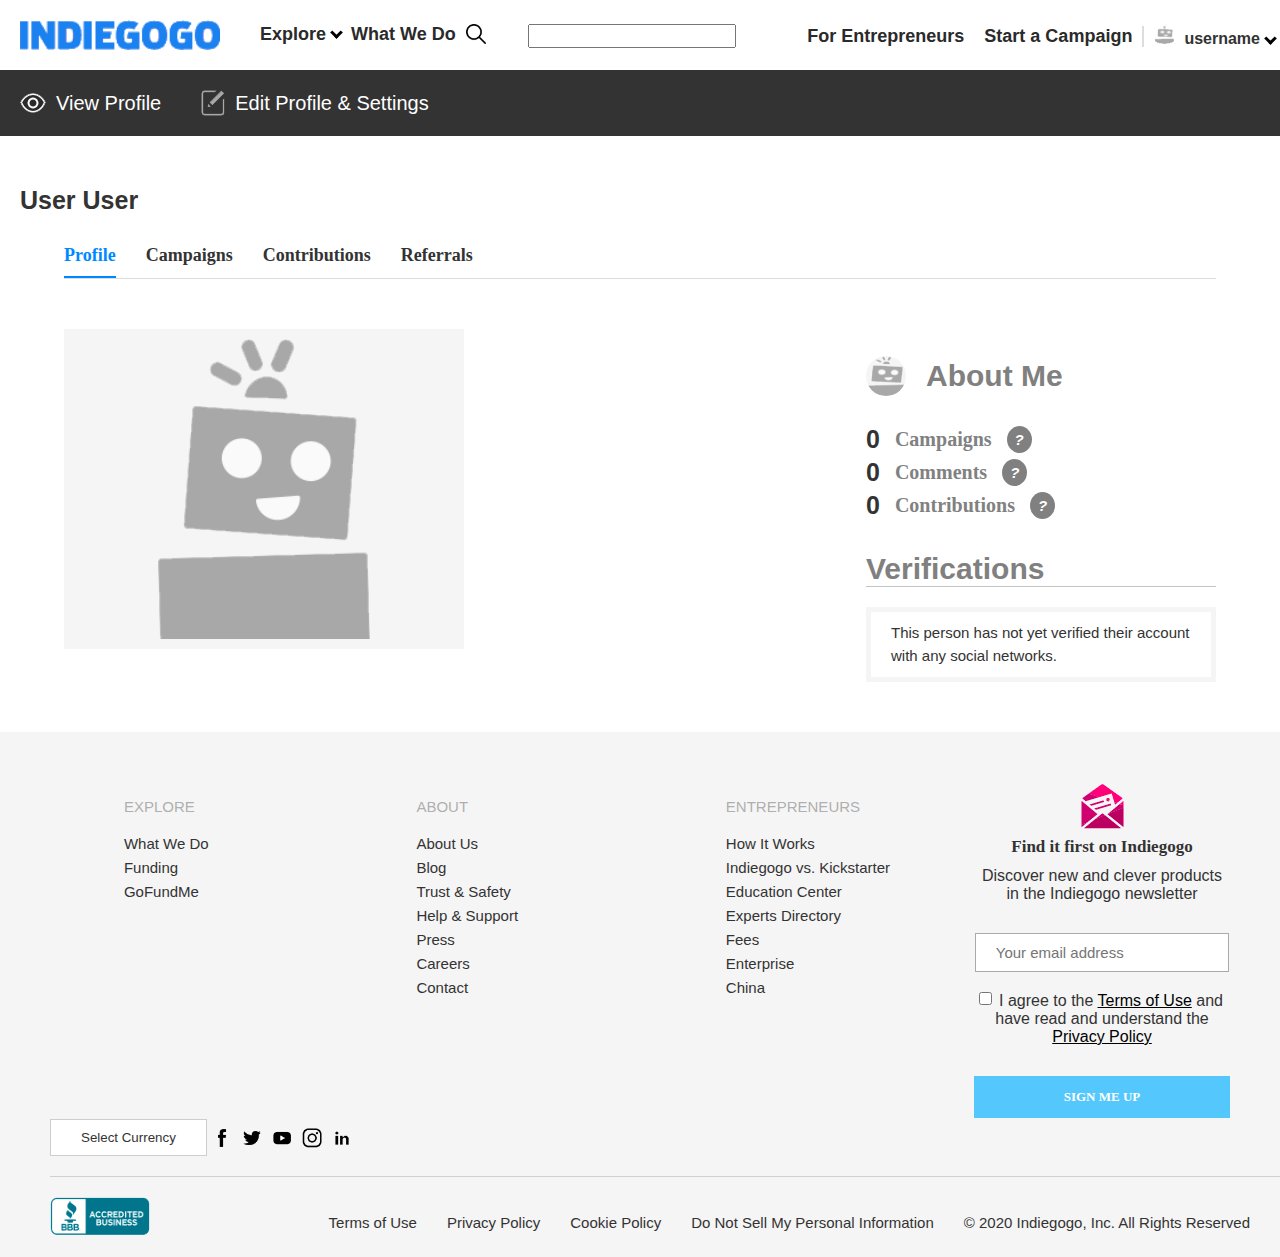
<file: room.html>
<!DOCTYPE html>
<html lang="en">
<head>
    <meta charset="UTF-8">
    <meta name="viewport" content="width=device-width, initial-scale=1">
    <link rel="stylesheet" href="assets/css/style.css">
    <script src="https://code.jquery.com/jquery-3.5.1.min.js"></script>
    <title>Crowdfund Innavations &amp; Supreme</title>
</head>
<body>

    
    
    
    
    <div class="header">
        <div class="container">
    
            <div class="header__inner">
    
    
                <div class="header__logo"><a href="registered.html"><img src="assets/img/header__logo.png" alt=""></a></div>
    
                <div class="menu">
                    <nav class="nav">
                        <div class="nav__left">
                            <a href="" class="nav__link">Explore  <span><i class="arrow down"></i></span></a>
                            <a href="" class="nav__link">What We Do <img src="assets/img/search.png" alt="">
                            </a>
                        </div>
                        <input type="text">
                        <div class="nav__right">
                            <div class="nav__link">For Entrepreneurs</div>
                            <div class="nav__link nav__link--after">Start a Campaign</div>
                            <div class="profile"><a href=""><img src="assets/img/profile.png" height="20px" width="20px" alt=""><span>username</span><i class="arrow down"></i></a></div>
                        </div>
                    </nav>
                </div>
    
    
            </div>
    
        </div>
    </div>
    
    
    <div class="intro">
       <div class="intro__header">
           <div class="container">
    
               <div class="profile__icos">
                   <div class="profile__ico"><img src="assets/img/eye.png" alt=""><a href="room.html">View Profile </a></div>
                   <div class="profile__ico"><img src="assets/img/edit.png" alt=""><a href="edit.html">Edit Profile &amp; Settings</a></div>
               </div>
    
           </div>
       </div>
    
        <div class="container">
    
           <div class="user__name">User User</div>
    
            <div class="room__content">
    
                <nav class="room__nav">
                    <a href="room.html" class="room__link room__link--active">Profile</a>
                    <a href="company.html" class="room__link">Campaigns</a>
                    <a href="visible.html" class="room__link">Contributions</a>
                    <a href="referals.html" class="room__link">Referrals</a>
                </nav>
    
                <div class="room__profile">
                    <div class="profile__image"><img src="assets/img/profile_b.png" alt="">
                    </div>
                    <div class="profile__info">
    
                        <div class="about__me">
    
                            <div class="about__title">
                                <img src="assets/img/profile_m.png" alt=""><p>About Me</p>
                            </div>
                            <div class="about__list">
                                <div class="about__li">
                                    <span>0</span><p>Campaigns</p><i>?</i>
                                </div>
                                <div class="about__li">
                                    <span>0</span><p>Comments</p><i>?</i>
                                </div>
                                <div class="about__li">
                                    <span>0</span><p>Contributions </p><i>?</i>
                                </div>
                            </div>
                        </div>
    
                        <div class="verefications">
                            <div class="ver__title">Verifications</div>
                            <div class="ver__subtitle">This person has not yet verified their account with any social networks.</div>
                        </div>
                    </div>
                </div>
            </div>
    
        </div>
    </div>
    
    
    
    
    
    <footer class="footer">
        <div class="container">
    
            <div class="feedback">
                <div class="feedback__ico"><img src="assets/img/mail.png" alt=""></div>
                <div class="feedback__title">Find it first on Indiegogo</div>
                <div class="feedback__subtitle">Discover new and clever products in the Indiegogo newsletter</div>
                <div class="input"><input type="text" placeholder="Your email address"></div>
                <div class="check"><input type="checkbox">I agree to the <span>Terms of Use</span> and have read and understand the <span>Privacy Policy</span></div>
                <button class="btn btn--feed">sign me up</button>
            </div>
    
           <div class="footer__links">
                <ul class="footer__nav">
                    <li>EXPLORE</li>
                    <li><a href="" class="footer__link">What We Do</a></li>
                    <li><a href="" class="footer__link">Funding</a></li>
                    <li><a href="" class="footer__link">GoFundMe</a></li>
                </ul>
                <ul class="footer__nav">
                    <li>ABOUT</li>
                    <li><a href="" class="footer__link">About Us</a></li>
                    <li><a href="" class="footer__link">Blog</a></li>
                    <li><a href="" class="footer__link">Trust &amp; Safety</a></li>
                    <li><a href="" class="footer__link">Help &amp; Support</a></li>
                    <li><a href="" class="footer__link">Press</a></li>
                    <li><a href="" class="footer__link">Careers</a></li>
                    <li><a href="" class="footer__link">Contact</a></li>
                </ul>
                <ul class="footer__nav">
                    <li>ENTREPRENEURS</li>
                    <li><a href="" class="footer__link">How It Works</a></li>
                    <li><a href="" class="footer__link">Indiegogo vs. Kickstarter</a></li>
                    <li><a href="" class="footer__link">Education Center</a></li>
                    <li><a href="" class="footer__link">Experts Directory</a></li>
                    <li><a href="" class="footer__link">Fees</a></li>
                    <li><a href="" class="footer__link">Enterprise</a></li>
                    <li><a href="" class="footer__link">China</a></li>
                </ul>
           </div>
    
       <div class="footer__bottom">
           <button class="btn btn--curency">Select Currency</button>
           <div class="footer__social">
               <div class="social__ico"><img src="assets/img/social1.png" alt=""></div>
               <div class="social__ico"><img src="assets/img/social2.png" alt=""></div>
               <div class="social__ico"><img src="assets/img/social3.png" alt=""></div>
               <div class="social__ico"><img src="assets/img/social4.png" alt=""></div>
               <div class="social__ico"><img src="assets/img/social5.png" alt=""></div>
           </div>
       </div>
    
       <div class="under__bottom">
           <div class="under__ico"><img src="assets/img/back_b.png" alt=""></div>
           <div class="under__flex">
               <div class="under__item">Terms of Use</div>
               <div class="under__item">Privacy Policy</div>
               <div class="under__item">Cookie Policy</div>
               <div class="under__item">Do Not Sell My Personal Information</div>
               <div class="under__item">© 2020 Indiegogo, Inc. All Rights Reserved</div>
           </div>
       </div>
    
        </div>
    </footer>
    
    
    
    


   <!-- Modal -->
   <div class="modal fade" id="exampleModal" tabindex="-1" aria-labelledby="exampleModalLabel" aria-hidden="true">
     <div class="modal-dialog">
       <div class="modal-content">
         <div class="modal_header">
   
           <button type="button" class="close" data-dismiss="modal" aria-label="Close">
   
           </button>
         </div>
   
         <div class="modal-body">
         <div class="modal__title">Welcome!</div>
           <div class="modal__subtitle">Sign up to join Indiegogo.</div>
   <div class="input1">
           <div class="name">First Name</div>
           <input type="text" placeholder="Your First Name">
           <div class="name">Last Name</div>
           <input type="text" placeholder="Your Last Name">
           <div class="name">Email</div>
           <input type="text" placeholder="Your Email">
           <div class="name">Password</div>
           <input type="text" placeholder="Your Password">
   </div>
   
   <div class="input2">
           <input type="checkbox"><p>Sign me up for the Indiegogo newsletter</p>
           <input type="checkbox"><p>I agree to the <span>Terms of Use</span> and have read and understand the <span>Privacy Policy</span></p>
   </div>
         </div>
   
   
         <div class="modal_footer">
           <a href="registered.html" class="btn btn--accout">Create Account</a>
           <a href="registered.html" class="btn btn--facebook">Continue with facebook</a>
   
           <div class="under__modal">No posts without your permission.</div>
           <div class="modal__back">Already have an account? <a href="" data-toggle="modal" data-target="#sign_up">Log In</a></div>
         </div>
       </div>
     </div>
   </div>
   
   
   
   
   <!-- Modal -->
   <div class="modal fade" id="sign_up" tabindex="-1" aria-labelledby="exampleModalLabel" aria-hidden="true">
     <div class="modal-dialog">
       <div class="modal-content">
         <div class="modal_header">
   
           <button type="button" class="close" data-dismiss="modal" aria-label="Close">
   
           </button>
         </div>
   
         <div class="modal-body">
         <div class="modal__title">Welcome back!</div>
           <div class="modal__subtitle">Log in to continue.</div>
   <div class="input1">
           <div class="name">Email</div>
           <input type="text" placeholder="Your Email">
           <div class="name">Password</div>
           <input type="text" placeholder="Your Password">
   </div>
   <div class="forgot"><p>Forgot your password?</p></div>
   
         </div>
   
   
         <div class="modal_footer">
           <a href="registered.html" class="btn btn--accout">Create Account</a>
           <a href="registered.html" type="button" class="btn btn--facebook">Continue with facebook</a>
   
           <div class="under__modal">No posts without your permission.</div>
           <div class="modal__back">Already have an account? <a href="" data-toggle="modal" data-target="#exampleModal">Sign Up</a></div>
         </div>
       </div>
     </div>
   </div>
    <script src="assets/js/app.min.js"></script>

</body>
</html>
</file>
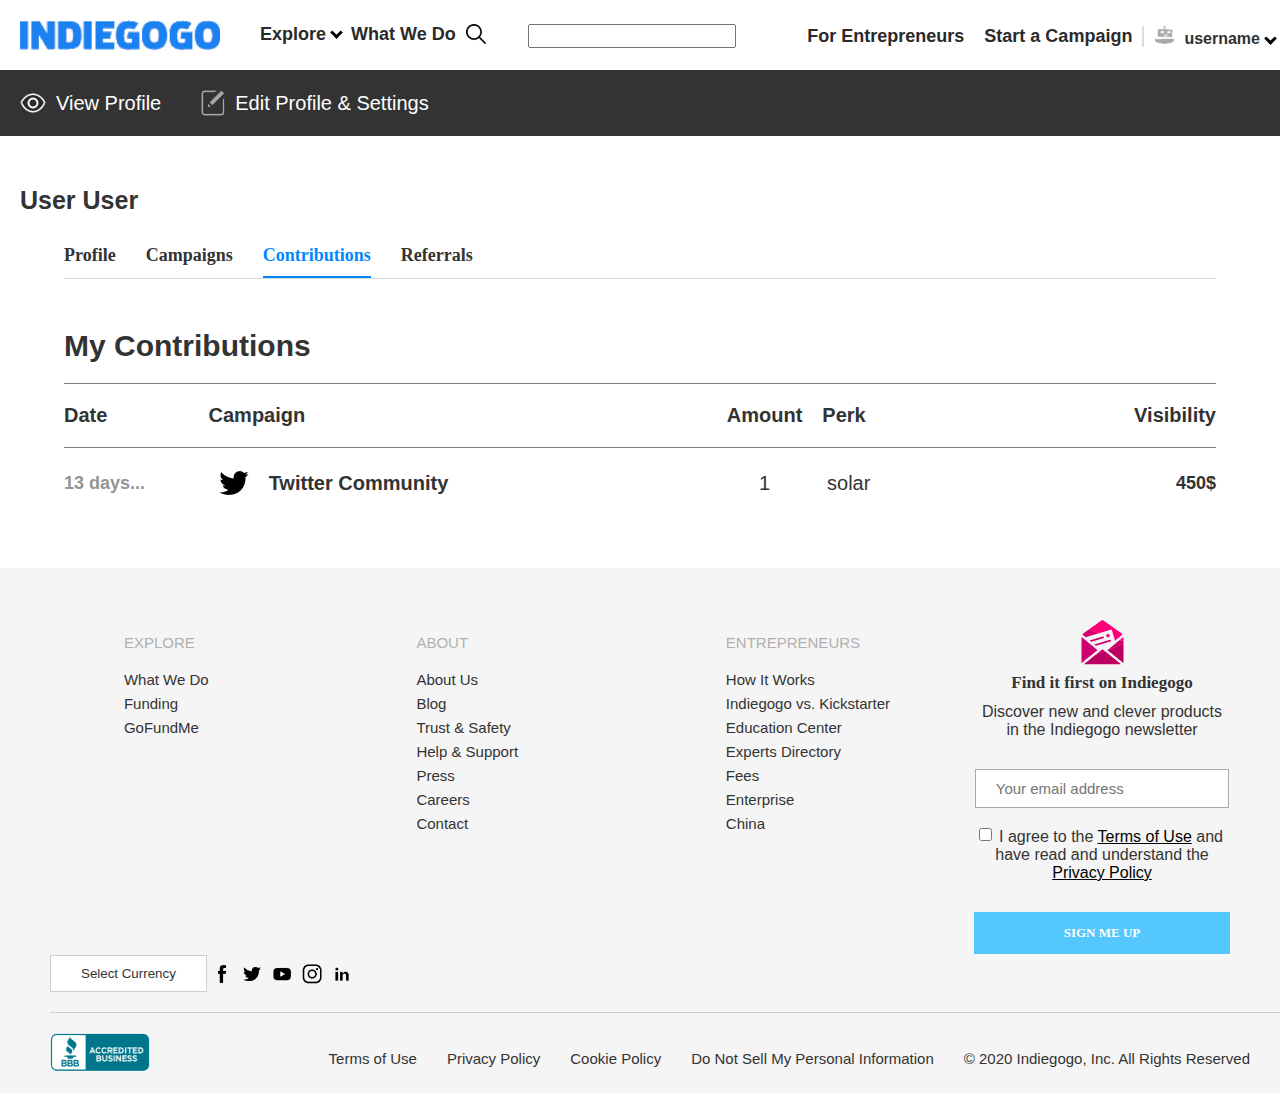
<file: visible.html>
<!DOCTYPE html>
<html lang="en">
<head>
    <meta charset="UTF-8">
    <meta name="viewport" content="width=device-width, initial-scale=1">
    <link rel="stylesheet" href="assets/css/style.css">
    <script src="https://code.jquery.com/jquery-3.5.1.min.js"></script>
    <title></title>
</head>
<body>

    <!DOCTYPE html>
    <html lang="en">
    <head>
        <meta charset="UTF-8">
        <meta name="viewport" content="width=device-width, initial-scale=1">
        <link rel="stylesheet" href="assets/css/style.css">
        <script src="https://code.jquery.com/jquery-3.5.1.min.js"></script>
        <title>Document</title>
    </head>
    <body>
    
    
    <div class="header">
        <div class="container">
    
            <div class="header__inner">
    
    
                <div class="header__logo"><a href="registered.html"><img src="assets/img/header__logo.png" alt=""></a></div>
    
                <div class="menu">
                    <nav class="nav">
                        <div class="nav__left">
                            <a href="" class="nav__link">Explore  <span><i class="arrow down"></i></span></a>
                            <a href="" class="nav__link">What We Do <img src="assets/img/search.png" alt="">
                            </a>
                        </div>
                        <input type="text">
                        <div class="nav__right">
                            <div class="nav__link">For Entrepreneurs</div>
                            <div class="nav__link nav__link--after">Start a Campaign</div>
                            <div class="profile"><a href=""><img src="assets/img/profile.png" height="20px" width="20px" alt=""><span>username</span><i class="arrow down"></i></a></div>
                        </div>
                    </nav>
                </div>
    
    
            </div>
    
        </div>
    </div>
    
    
    <div class="intro">
       <div class="intro__header">
           <div class="container">
    
               <div class="profile__icos">
                   <div class="profile__ico"><img src="assets/img/eye.png" alt=""><a href="room.html">View Profile </a></div>
                   <div class="profile__ico"><img src="assets/img/edit.png" alt=""><a href="edit.html">Edit Profile &amp; Settings</a></div>
               </div>
    
           </div>
       </div>
    
        <div class="container">
    
           <div class="user__name">User User</div>
    
            <div class="room__content">
    
                <nav class="visible__nav">
                    <a href="room.html" class="visible__link">Profile</a>
                    <a href="company.html" class="visible__link">Campaigns</a>
                    <a href="visible.html" class="visible__link visible__link--active">Contributions</a>
                    <a href="referals.html" class="visible__link">Referrals</a>
                </nav>
    
    
               <div class="visible__content">
                   <div class="company__title">My Contributions</div>
    
    
                       <div id="grid">
                          <div>Date</div>
                          <div>Campaign</div>
                          <div>Amount</div>
                          <div>Perk</div>
                          <div>Visibility</div>
                       </div>
    
                       <div id="grid_watch">
                          <div>13 d<span>ays...</span></div>
    
                              <div class="watch__item">
                                  <div class="watch__logo"><img src="assets/img/social2.png" alt=""></div>
                                  <div class="watch__name">Twitter Community</div>
                              </div>
    
                          <div>1</div>
                          <div>solar</div>
                          <div><p>450$</p></div>
                       </div>
    
               </div>
    
            </div>
    
        </div>
    </div>
    
    
    
    
    
    <footer class="footer">
        <div class="container">
    
            <div class="feedback">
                <div class="feedback__ico"><img src="assets/img/mail.png" alt=""></div>
                <div class="feedback__title">Find it first on Indiegogo</div>
                <div class="feedback__subtitle">Discover new and clever products in the Indiegogo newsletter</div>
                <div class="input"><input type="text" placeholder="Your email address"></div>
                <div class="check"><input type="checkbox">I agree to the <span>Terms of Use</span> and have read and understand the <span>Privacy Policy</span></div>
                <button class="btn btn--feed">sign me up</button>
            </div>
    
           <div class="footer__links">
                <ul class="footer__nav">
                    <li>EXPLORE</li>
                    <li><a href="" class="footer__link">What We Do</a></li>
                    <li><a href="" class="footer__link">Funding</a></li>
                    <li><a href="" class="footer__link">GoFundMe</a></li>
                </ul>
                <ul class="footer__nav">
                    <li>ABOUT</li>
                    <li><a href="" class="footer__link">About Us</a></li>
                    <li><a href="" class="footer__link">Blog</a></li>
                    <li><a href="" class="footer__link">Trust &amp; Safety</a></li>
                    <li><a href="" class="footer__link">Help &amp; Support</a></li>
                    <li><a href="" class="footer__link">Press</a></li>
                    <li><a href="" class="footer__link">Careers</a></li>
                    <li><a href="" class="footer__link">Contact</a></li>
                </ul>
                <ul class="footer__nav">
                    <li>ENTREPRENEURS</li>
                    <li><a href="" class="footer__link">How It Works</a></li>
                    <li><a href="" class="footer__link">Indiegogo vs. Kickstarter</a></li>
                    <li><a href="" class="footer__link">Education Center</a></li>
                    <li><a href="" class="footer__link">Experts Directory</a></li>
                    <li><a href="" class="footer__link">Fees</a></li>
                    <li><a href="" class="footer__link">Enterprise</a></li>
                    <li><a href="" class="footer__link">China</a></li>
                </ul>
           </div>
    
       <div class="footer__bottom">
           <button class="btn btn--curency">Select Currency</button>
           <div class="footer__social">
               <div class="social__ico"><img src="assets/img/social1.png" alt=""></div>
               <div class="social__ico"><img src="assets/img/social2.png" alt=""></div>
               <div class="social__ico"><img src="assets/img/social3.png" alt=""></div>
               <div class="social__ico"><img src="assets/img/social4.png" alt=""></div>
               <div class="social__ico"><img src="assets/img/social5.png" alt=""></div>
           </div>
       </div>
    
       <div class="under__bottom">
           <div class="under__ico"><img src="assets/img/back_b.png" alt=""></div>
           <div class="under__flex">
               <div class="under__item">Terms of Use</div>
               <div class="under__item">Privacy Policy</div>
               <div class="under__item">Cookie Policy</div>
               <div class="under__item">Do Not Sell My Personal Information</div>
               <div class="under__item">© 2020 Indiegogo, Inc. All Rights Reserved</div>
           </div>
       </div>
    
        </div>
    </footer>
    
    
    
    
    </body>
    </html>
    


   <!-- Modal -->
   <div class="modal fade" id="exampleModal" tabindex="-1" aria-labelledby="exampleModalLabel" aria-hidden="true">
     <div class="modal-dialog">
       <div class="modal-content">
         <div class="modal_header">
   
           <button type="button" class="close" data-dismiss="modal" aria-label="Close">
   
           </button>
         </div>
   
         <div class="modal-body">
         <div class="modal__title">Welcome!</div>
           <div class="modal__subtitle">Sign up to join Indiegogo.</div>
   <div class="input1">
           <div class="name">First Name</div>
           <input type="text" placeholder="Your First Name">
           <div class="name">Last Name</div>
           <input type="text" placeholder="Your Last Name">
           <div class="name">Email</div>
           <input type="text" placeholder="Your Email">
           <div class="name">Password</div>
           <input type="text" placeholder="Your Password">
   </div>
   
   <div class="input2">
           <input type="checkbox"><p>Sign me up for the Indiegogo newsletter</p>
           <input type="checkbox"><p>I agree to the <span>Terms of Use</span> and have read and understand the <span>Privacy Policy</span></p>
   </div>
         </div>
   
   
         <div class="modal_footer">
           <a href="registered.html" class="btn btn--accout">Create Account</a>
           <a href="registered.html" class="btn btn--facebook">Continue with facebook</a>
   
           <div class="under__modal">No posts without your permission.</div>
           <div class="modal__back">Already have an account? <a href="" data-toggle="modal" data-target="#sign_up">Log In</a></div>
         </div>
       </div>
     </div>
   </div>
   
   
   
   
   <!-- Modal -->
   <div class="modal fade" id="sign_up" tabindex="-1" aria-labelledby="exampleModalLabel" aria-hidden="true">
     <div class="modal-dialog">
       <div class="modal-content">
         <div class="modal_header">
   
           <button type="button" class="close" data-dismiss="modal" aria-label="Close">
   
           </button>
         </div>
   
         <div class="modal-body">
         <div class="modal__title">Welcome back!</div>
           <div class="modal__subtitle">Log in to continue.</div>
   <div class="input1">
           <div class="name">Email</div>
           <input type="text" placeholder="Your Email">
           <div class="name">Password</div>
           <input type="text" placeholder="Your Password">
   </div>
   <div class="forgot"><p>Forgot your password?</p></div>
   
         </div>
   
   
         <div class="modal_footer">
           <a href="registered.html" class="btn btn--accout">Create Account</a>
           <a href="registered.html" type="button" class="btn btn--facebook">Continue with facebook</a>
   
           <div class="under__modal">No posts without your permission.</div>
           <div class="modal__back">Already have an account? <a href="" data-toggle="modal" data-target="#exampleModal">Sign Up</a></div>
         </div>
       </div>
     </div>
   </div>
    <script src="assets/js/app.min.js"></script>

</body>
</html>
</file>
<file: assets/css/style.css>
/* Default styles */
body {
    margin: 0px;
}

/* Blocks */
.header {
    margin-top: 20px;
    padding: 0 20px;
    padding-right: 50px;
    margin-bottom: 20px;
}

@media (max-width: 1350px) {
    .header {
        padding-right: 20px;
    }
}

.header input {
    -webkit-box-flex: 0;
    -ms-flex: 0 0 400px;
    flex: 0 0 400px;
}

@media (max-width: 1650px) {
    .header input {
        margin-left: 70px;
    }
}

@media (max-width: 1600px) {
    .header input {
        -webkit-box-flex: 0;
        -ms-flex: 0 0 300px;
        flex: 0 0 300px;
    }
}

@media (max-width: 1500px) {
    .header input {
        -webkit-box-flex: 0;
        -ms-flex: 0 0 200px;
        flex: 0 0 200px;
    }
}

@media (max-width: 1380px) {
    .header input {
        margin-left: 100px;
    }
}

@media (max-width: 1320px) {
    .header input {
        margin-left: 20px;
    }
}

@media (max-width: 1132px) {
    .header input {
        -webkit-box-flex: 1;
        -ms-flex: auto;
        flex: auto;
    }
}

@media (max-width: 650px) {
    .header input {
        display: none;
    }
}

@media (max-width: 454px) {
    .header input {
        display: none;
    }
}

.header__inner {
    display: -webkit-box;
    display: -ms-flexbox;
    display: flex;
    -webkit-box-align: center;
    -ms-flex-align: center;
    align-items: center;
}

.header__logo {
    -webkit-box-flex: 0;
    -ms-flex: 0 0 200px;
    flex: 0 0 200px;
    height: 30px;
    width: 200px;
}

.header__logo img {
    height: auto;
    width: 100%;
}

@media (max-width: 1250px) {
    .header__logo {
        -webkit-box-flex: 0;
        -ms-flex: 0 0 150px;
        flex: 0 0 150px;
    }
}

.menu {
    -webkit-box-flex: 1;
    -ms-flex: 1 1 auto;
    flex: 1 1 auto;
    margin-left: 20px;
    margin-top: 2px;
}

@media (max-width: 1270px) {
    .menu {
        margin-left: 0;
    }
}

@media (max-width: 1250px) {
    .menu {
        margin-top: -5px;
    }
}

.nav {
    display: -webkit-box;
    display: -ms-flexbox;
    display: flex;
    -webkit-box-pack: justify;
    -ms-flex-pack: justify;
    justify-content: space-between;
}

@media (max-width: 454px) {
    .nav {
        -webkit-box-pack: end;
        -ms-flex-pack: end;
        justify-content: flex-end;
    }
}

.nav__right {
    display: -webkit-box;
    display: -ms-flexbox;
    display: flex;
    -webkit-box-align: center;
    -ms-flex-align: center;
    align-items: center;
}

@media (max-width: 1250px) {
    .nav__right .nav__link {
        margin-left: 10px;
    }

    .nav__right .nav__link:first-child {
        margin-left: 0;
    }
}

@media (max-width: 1150px) {
    .nav__right .nav__link {
        margin-left: 5px;
    }

    .nav__right .nav__link:first-child {
        margin-left: 0;
    }
}

@media (max-width: 1132px) {
    .nav__right .nav__link {
        display: none;
    }
}

@media (max-width: 690px) {
    .nav__left .nav__link {
        font-size: 0;
    }
}

.nav__link {
    color: #2a2a2a;
    font-size: 18px;
    font-family: sans-serif;
    font-weight: 600;
    text-decoration: none;
    margin-left: 30px;
    position: relative;
    -webkit-transition: .3s linear;
    -o-transition: .3s linear;
    transition: .3s linear;
}

.nav__link span {
    position: absolute;
    top: -3px;
    right: -10px;
}

.nav__link i {
    border: solid black;
    border-width: 0 3px 3px 0;
    display: inline-block;
    padding: 3px;
    -webkit-transition: .3s linear;
    -o-transition: .3s linear;
    transition: .3s linear;
}

.nav__link img {
    height: 20px;
    width: 20px;
    position: absolute;
    right: -80px;
}

.nav__link:hover {
    color: #54c7fc;
}

.nav__link:hover i {
    border: solid #54c7fc;
    border-width: 0 3px 3px 0;
    padding: 3px;
}

@media (max-width: 1700px) {
    .nav__link {
        margin-left: 20px;
    }
}

@media (max-width: 1320px) {
    .nav__link img {
        right: -30px;
    }
}

@media (max-width: 1132px) {
    .nav__link {
        margin-right: 20px;
    }

    .nav__link img {
        height: 15px;
        width: 15px;
        top: 2px;
    }
}

@media (max-width: 690px) {
    .nav__link img {
        top: -10px;
        right: 0;
    }

    .nav__link i {
        position: absolute;
        right: 15px;
    }
}

@media (max-width: 455px) {
    .nav__link img {
        position: relative;
        top: 20%;
        right: 0;
    }

    .nav__link i {
        position: relative;
        left: -120px;
    }
}

@media (max-width: 430px) {
    .nav__link i {
        left: -100px;
    }
}

@media (max-width: 410px) {
    .nav__link i {
        left: -80px;
    }
}

@media (max-width: 388px) {
    .nav__link i {
        left: -60px;
    }
}

@media (max-width: 360px) {
    .nav__link i {
        left: -40px;
    }
}

@media (max-width: 340px) {
    .nav__link i {
        left: -10px;
    }
}

.down {
    -ms-transform: rotate(45deg);
    transform: rotate(45deg);
    -webkit-transform: rotate(45deg);
}

.nav__link--after {
    border-right: 2px solid #dddddd;
    padding-right: 30px;
}

@media (max-width: 1380px) {
    .nav__link--after {
        padding-right: 10px;
    }
}

.profile {
    padding-left: 10px;
    font-weight: 600;
    font-family: sans-serif;
    position: relative;
    display: -webkit-box;
    display: -ms-flexbox;
    display: flex;
}

.profile span {
    margin-left: 10px;
    -webkit-transition: .3s linear;
    -o-transition: .3s linear;
    transition: .3s linear;
}

.profile span:hover {
    color: #047ae2;
}

.profile i {
    border: solid black;
    border-width: 0 3px 3px 0;
    display: inline-block;
    padding: 3px;
    position: absolute;
    top: 40%;
    right: -15px;
    -webkit-transition: .3s linear;
    -o-transition: .3s linear;
    transition: .3s linear;
}

.profile a {
    color: #333333;
    text-decoration: none;
    cursor: pointer;
}

.profile a:hover i {
    border: solid #047ae2;
    border-width: 0 3px 3px 0;
    display: inline-block;
    padding: 3px;
    position: absolute;
    top: 40%;
    right: -15px;
    -webkit-transition: .3s linear;
    -o-transition: .3s linear;
    transition: .3s linear;
}

@media (max-width: 770px) {
    .profile span {
        display: none;
    }

    .profile i {
        display: none;
    }
}

.down {
    -ms-transform: rotate(45deg);
    transform: rotate(45deg);
    -webkit-transform: rotate(45deg);
}

.slick-track {
    display: -webkit-box;
    display: -ms-flexbox;
    display: flex;
}

.slick-list {
    overflow: hidden;
}

.slider {
    position: relative;
}

.slider .slick-arrow {
    position: absolute;
    top: 80%;
    z-index: 1000000000;
    font-size: 0;
    border: none;
    outline: inherit;
    height: 30px;
    width: 30px;
}

@media (max-width: 400px) {
    .slider .slick-arrow {
        top: 60%;
    }
}

.slider .slick-arrow.slick-prev {
    left: 20px;
    background: url(../img/btn_slide_left.png) 0 0/100% no-repeat;
    -webkit-transition: .3s linear;
    -o-transition: .3s linear;
    transition: .3s linear;
}

.slider .slick-arrow.slick-prev:hover {
    background: url(../img/btn_right_hover.png) 0 0/100% no-repeat;
}

.slider .slick-arrow.slick-next {
    left: 80px;
    background: url(../img/btn_slide_right.png) 0 0/100% no-repeat;
    -webkit-transition: .3s linear;
    -o-transition: .3s linear;
    transition: .3s linear;
}

.slider .slick-arrow.slick-next:hover {
    background: url(../img/btn_left_hover.png) 0 0/100% no-repeat;
}

.slider .slider__item {
    position: relative;
}

@media (max-width: 800px) {
    .slider .slider__item .cover1 {
        display: none;
    }
}

@media (max-width: 500px) {
    .slider .slider__item img {
        height: 400px;
        width: auto;
    }
}

@media (max-width: 400px) {
    .slider .slider__item {
        height: 300px;
        width: auto;
    }

    .slider .slider__item img {
        height: auto;
        width: 100%;
    }
}

.text {
    position: absolute;
    color: white;
    left: 20px;
    top: 20%;
    color: white;
    font-size: 20px;
    font-weight: 400;
}

.text p:first-child {
    color: gray;
    font-size: 15px;
    font-weight: 400;
    font-family: sans-serif;
    margin-bottom: 5px;
    display: inline-block;
    background-color: white;
    padding: 5px 10px;
}

.text b {
    font-weight: 600;
    font-size: 25px;
}

.text a {
    color: white;
    text-decoration: none;
    -webkit-transition: .3s linear;
    -o-transition: .3s linear;
    transition: .3s linear;
}

.text a:hover {
    text-decoration: underline;
}

@media (max-width: 400px) {
    .text {
        top: 10px;
        font-size: 16px;
    }

    .text p:first-child {
        font-size: 13px;
        font-weight: 400;
        font-family: sans-serif;
        margin-bottom: 0;
        display: inline-block;
        background-color: white;
        padding: 5px 8px;
    }

    .text b {
        font-size: 20px;
    }
}

.slider .cover {
    display: none;
}

@media (max-width: 800px) {
    .slider .cover {
        display: block;
        height: 535px;
        width: auto;
    }

    .slider .cover img {
        height: auto;
        width: 100%;
    }
}

@media (max-width: 600px) {
    .slider .cover {
        display: block;
        height: 435px;
        width: auto;
    }

    .slider .cover img {
        height: auto;
        width: 100%;
    }
}

.cover1 {
    -webkit-filter: brightness(40%);
    filter: brightness(40%);
}

.cover {
    -webkit-filter: brightness(40%);
    filter: brightness(40%);
}

.banner__content {
    position: absolute;
    right: 0;
    top: 20%;
    z-index: 9999;
    width: 40%;
    height: auto;
    background-color: white;
    padding: 50px 50px;
}

@media (max-width: 950px) {
    .banner__content {
        width: 100%;
        position: relative;
        text-align: center;
        padding: 50px 0;
    }
}

@media (max-width: 400px) {
    .banner__content {
        padding: 10px 0;
    }
}

@media (max-width: 370px) {
    .banner__content {
        padding: 0;
    }
}

.sign__title {
    font-size: 30px;
    font-weight: 600;
    font-family: serif;
    color: #333333;
    margin-bottom: 30px;
}

.sign__subtitle {
    font-size: 20px;
    color: #333333;
    width: 95%;
    font-family: sans-serif;
    margin-bottom: 40px;
}

@media (max-width: 950px) {
    .sign__subtitle {
        width: 100%;
    }
}

.btn {
    outline: none;
}

.btn--sign {
    background: none;
    border: 1px solid rgba(128, 128, 128, 0.78);
    padding: 10px 20px;
    text-transform: uppercase;
    font-weight: 600;
    font-size: 15px;
    margin-right: 20px;
    -webkit-transition: .3s linear;
    -o-transition: .3s linear;
    transition: .3s linear;
    color: #1fb0fb;
    cursor: pointer;
}

.btn--sign:hover {
    background-color: #51c2fc;
    color: white;
    border: 1px solid #51c2fc;
    background-color: #1fb0fb;
}

.btn--sign:first-child {
    background-color: #51c2fc;
    color: white;
    border: 1px solid #51c2fc;
    -webkit-transition: .3s linear;
    -o-transition: .3s linear;
    transition: .3s linear;
}

.btn--sign:first-child:hover {
    background-color: #0497e3;
}

.btn--learn {
    width: 300px;
    font-size: 18px;
    text-transform: uppercase;
    color: #333333;
    padding: 0;
    margin: 0;
    border: none;
    background: none;
    -webkit-transition: .3s linear;
    -o-transition: .3s linear;
    transition: .3s linear;
}

.btn--learn i {
    border: solid black;
    border-width: 0 3px 3px 0;
    display: inline-block;
    padding: 3px;
    margin: 0;
    -webkit-transition: .3s linear;
    -o-transition: .3s linear;
    transition: .3s linear;
}

.btn--learn:hover {
    color: #018989;
}

.btn--learn:hover i {
    border: solid #018989;
    border-width: 0 3px 3px 0;
    display: inline-block;
    padding: 3px;
    margin: 0;
}

@media (max-width: 400px) {
    .btn--learn {
        font-size: 15px;
    }
}

@media (max-width: 350px) {
    .btn--learn {
        text-align: left;
    }
}

.btn--select {
    padding: 10px;
    font-size: 12px;
    font-family: sans-serif;
    color: black;
    font-weight: 400;
    text-transform: uppercase;
    cursor: pointer;
    margin-bottom: 20px;
    background: none;
    border: 1px solid rgba(157, 157, 157, 0.79);
}

.btn--select:hover {
    border: 1px solid rgba(77, 77, 77, 0.79);
}

.btn--readmore {
    color: #333333;
    font-weight: 600;
    font-family: sans-serif;
    background: none;
    border: none;
    text-transform: uppercase;
    padding: 0;
    margin: 0;
    cursor: pointer;
    -webkit-transition: .3s linear;
    -o-transition: .3s linear;
    transition: .3s linear;
}

.btn--readmore i {
    border: solid black;
    border-width: 0 3px 3px 0;
    display: inline-block;
    padding: 3px;
    margin: 0;
    -webkit-transition: .3s linear;
    -o-transition: .3s linear;
    transition: .3s linear;
}

.btn--readmore:hover {
    color: #2fa3e7;
}

.btn--readmore:hover i {
    border: solid #2fa3e7;
    border-width: 0 3px 3px 0;
    display: inline-block;
    padding: 3px;
    margin: 0;
}

.btn--hands {
    border: 1px solid rgba(128, 128, 128, 0.66);
    padding: 10px 20px;
    margin: 0;
    color: #54c7fc;
    outline: none;
    background: none;
    font-size: 12px;
    font-weight: 400;
    font-family: sans-serif;
    text-transform: uppercase;
    cursor: pointer;
    margin-right: 10px;
    -webkit-transition: .3s linear;
    -o-transition: .3s linear;
    transition: .3s linear;
}

.btn--hands:hover {
    background: #54c7fc;
    color: white;
    border: 1px solid #54c7fc;
}

.btn--hands:first-child {
    background: #54c7fc;
    color: white;
    border: 1px solid #54c7fc;
}

.btn--hands:first-child:hover {
    background-color: #049fe6;
}

.btn--feed {
    background-color: #54c7fc;
    font-size: 13px;
    font-weight: 600;
    font-family: serif;
    padding: 12px 0;
    text-transform: uppercase;
    color: white;
    border: 1px solid #54c7fc;
    outline: none;
    -webkit-transition: .3s linear;
    -o-transition: .3s linear;
    transition: .3s linear;
    cursor: pointer;
}

.btn--feed:hover {
    background-color: #049fe6;
}

.btn--curency {
    color: #333333;
    font-weight: 400;
    font-family: sans-serif;
    font-size: 13;
    background-color: white;
    padding: 10px 30px;
    border: 1px solid rgba(178, 178, 178, 0.63);
    cursor: pointer;
    -webkit-transition: .3s linear;
    -o-transition: .3s linear;
    transition: .3s linear;
}

.btn--curency:hover {
    border: 1px solid rgba(127, 127, 127, 0.63);
}

@media (max-width: 850px) {
    .btn--curency {
        padding: 10px 50px;
        margin-bottom: 20px;
    }
}

.btn--accout {
    border: none;
    outline: none;
    margin-bottom: 20px;
    font-size: 15px;
    text-transform: uppercase;
    color: white;
    background-color: #0093ff;
    font-weight: 600;
    padding: 20px 0;
    -webkit-transition: .3s linear;
    -o-transition: .3s linear;
    transition: .3s linear;
}

.btn--accout:hover {
    background-color: #0067b3;
}

.btn--facebook {
    border: none;
    outline: none;
    margin-bottom: 20px;
    font-size: 15px;
    text-transform: uppercase;
    color: white;
    background-color: #005899;
    font-weight: 600;
    padding: 20px 0;
    -webkit-transition: .3s linear;
    -o-transition: .3s linear;
    transition: .3s linear;
}

.btn--facebook:hover {
    background-color: #003b66;
}

.btn--profile {
    font-size: 20px;
    font-weight: 600;
    background-color: #0076ff;
    text-transform: uppercase;
    font-family: sans-serif;
    border: none;
    margin: 0;
    padding: 20px 40px;
    color: white;
    cursor: pointer;
    outline: none;
    -webkit-transition: .3s linear;
    -o-transition: .3s linear;
    transition: .3s linear;
}

.btn--profile:hover {
    background-color: #004799;
}

@media (max-width: 476px) {
    .btn--profile {
        font-size: 15px;
        padding: 20px 30px;
    }
}

@media (max-width: 356px) {
    .btn--profile {
        padding: 20px 10px;
    }
}

.btn--save {
    color: white;
    padding: 10px 20px;
    font-size: 18px;
    font-family: sans-serif;
    text-transform: uppercase;
    font-weight: 600;
    margin-bottom: 20px;
    border: none;
    cursor: pointer;
    outline: none;
    background-color: rgba(0, 88, 255, 0.87);
    -webkit-transition: .3s linear;
    -o-transition: .3s linear;
    transition: .3s linear;
}

.btn--save:hover {
    background-color: rgba(0, 53, 153, 0.87);
}

.popular__projects {
    padding-top: 50px;
    margin-bottom: 80px;
}

@media (max-width: 1000px) {
    .popular__projects {
        margin-bottom: 50px;
    }
}

.projects__slider {
    position: relative;
    min-width: 0;
    padding-left: 50px;
    padding-right: 40px;
}

.projects__slider .slick-track {
    display: -webkit-box;
    display: -ms-flexbox;
    display: flex;
    -webkit-box-align: start;
    -ms-flex-align: start;
    align-items: flex-start;
}

.siderproject__item .slick-list {
    overflow: hidden;
}

.projects__slider .slick-arrow {
    position: absolute;
    z-index: 100;
    top: -70px;
    right: 20px;
    font-size: 0;
    height: 50px;
    width: 50px;
    border: none;
    outline: none;
}

@media (max-width: 400px) {
    .projects__slider .slick-arrow {
        top: -50px;
        height: 40px;
        width: 40px;
    }
}

.projects__slider .slick-arrow.slick-prev {
    right: 90px;
    background: url(../img/btn_right_hover.png) 0 0/100% no-repeat;
    -webkit-transition: .3s linear;
    -o-transition: .3s linear;
    transition: .3s linear;
}

.projects__slider .slick-arrow.slick-prev:hover {
    background: url(../img/btn_grey-right.png) 0 0/100% no-repeat;
}

.projects__slider .slick-arrow.slick-next {
    right: 20px;
    background: url(../img/btn_left_hover.png) 0 0/100% no-repeat;
    -webkit-transition: .3s linear;
    -o-transition: .3s linear;
    transition: .3s linear;
}

.projects__slider .slick-arrow.slick-next:hover {
    background: url(../img/btn_grey-left.png) 0 0/100% no-repeat;
}

.popularpro__title {
    padding-bottom: 50px;
    padding-left: 20px;
    font-size: 30px;
    font-family: sans-serif;
    font-weight: 600;
    color: #333333;
}

.siderproject__item {
    display: block;
    padding-bottom: 20px;
    width: 300px;
    min-width: 0;
    cursor: pointer;
}

@media (max-width: 400px) {
    .siderproject__item {
        width: 250px;
    }
}

.item__column {
    width: 300px;
    display: block;
}

@media (max-width: 400px) {
    .item__column {
        width: 250px;
    }
}

.slide__ico {
    width: 300px;
    height: 300px;
    margin-bottom: 20px;
}

.slide__ico img {
    height: auto;
    width: 100%;
}

@media (max-width: 400px) {
    .slide__ico {
        width: 250px;
        height: 250px;
    }
}

.item__like {
    display: -webkit-box;
    display: -ms-flexbox;
    display: flex;
    -webkit-box-pack: justify;
    -ms-flex-pack: justify;
    justify-content: space-between;
    padding: 0 10px;
    margin-bottom: 10px;
}

.like__text {
    color: #5096fa;
    text-transform: uppercase;
    font-size: 18px;
    font-family: sans-serif;
    font-weight: 600;
}

.item__info {
    padding: 0 10px;
}

.info__title {
    font-family: sans-serif;
    color: #333333;
    font-weight: 600;
    font-size: 20px;
    margin-bottom: 5px;
}

.info__title:hover {
    text-decoration: underline;
}

.info__subtitle {
    color: #6a6a6a;
    font-size: 15px;
    font-family: sans-serif;
    font-weight: 400;
    margin-bottom: 15px;
}

.item__progress {
    display: -webkit-box;
    display: -ms-flexbox;
    display: flex;
    -webkit-box-orient: vertical;
    -webkit-box-direction: normal;
    -ms-flex-direction: column;
    flex-direction: column;
    width: 300px;
}

@media (max-width: 400px) {
    .item__progress {
        width: 250px;
    }
}

.progress__title {
    color: #848484;
    font-size: 14px;
    font-family: sans-serif;
    font-weight: 600;
    text-transform: uppercase;
    margin-bottom: 15px;
    padding: 0 10px;
}

.progress__subtitle {
    color: #333333;
    font-family: sans-serif;
    font-weight: 600;
    font-size: 15px;
    display: -webkit-box;
    display: -ms-flexbox;
    display: flex;
    -webkit-box-pack: justify;
    -ms-flex-pack: justify;
    justify-content: space-between;
    padding: 0 10px;
    width: 280px;
    margin-bottom: 10px;
}

@media (max-width: 400px) {
    .progress__subtitle {
        width: 220px;
    }
}

.sub__money span {
    color: grey;
    text-transform: uppercase;
    font-size: 12px;
}

.progress__bar {
    display: block;
    width: 260px;
    height: 5px;
    content: "";
    background-color: #5096fa;
    margin-left: 10px;
    border-radius: 20px;
    margin-bottom: 10px;
}

@media (max-width: 400px) {
    .progress__bar {
        width: 220px;
    }
}

.progress__time {
    display: -webkit-box;
    display: -ms-flexbox;
    display: flex;
    width: 280px;
    padding: 0 10px;
    -webkit-box-align: stretch;
    -ms-flex-align: stretch;
    align-items: stretch;
}

.time__info {
    margin-left: 10px;
    color: grey;
    font-size: 13px;
    font-family: sans-serif;
}

.border__slide {
    border: 1px solid rgba(128, 128, 128, 0.85);
    margin: 0 10px;
}

.four__picture {
    margin-bottom: 50px;
}

.four__inner {
    padding: 0 40px;
    display: -webkit-box;
    display: -ms-flexbox;
    display: flex;
    -webkit-box-orient: vertical;
    -webkit-box-direction: normal;
    -ms-flex-direction: column;
    flex-direction: column;
    margin: 0 auto;
}

@media (max-width: 380px) {
    .four__inner {
        padding: 0 20px;
    }
}

.four__ico {
    height: auto;
    width: 95%;
    position: relative;
    margin-bottom: 15px;
    margin: 0 auto;
}

.four__ico img {
    height: auto;
    width: 100%;
    -webkit-filter: brightness(70%);
    filter: brightness(70%);
    -webkit-transition: .3s linear;
    -o-transition: .3s linear;
    transition: .3s linear;
}

.four__ico img:hover {
    -webkit-filter: brightness(50%);
    filter: brightness(50%);
}

.four__ico p {
    position: absolute;
    top: 40%;
    left: 20%;
    color: white;
    font-family: sans-serif;
    font-size: 30px;
}

@media (max-width: 570px) {
    .four__ico p {
        left: 15%;
        top: 30%;
    }
}

@media (max-width: 500px) {
    .four__ico p {
        left: 5%;
    }
}

@media (max-width: 430px) {
    .four__ico p {
        font-size: 25px;
    }
}

@media (max-width: 380px) {
    .four__ico p {
        font-size: 20px;
        left: 10%;
    }
}

.four__link {
    display: -webkit-box;
    display: -ms-flexbox;
    display: flex;
    width: 95%;
    -webkit-box-pack: justify;
    -ms-flex-pack: justify;
    justify-content: space-between;
    margin: 0 auto;
}

@media (max-width: 650px) {
    .four__link {
        -webkit-box-orient: vertical;
        -webkit-box-direction: normal;
        -ms-flex-direction: column;
        flex-direction: column;
    }
}

.four__text {
    color: #333333;
    font-weight: 600;
    font-size: 18px;
    font-family: sans-serif;
}

.link__four {
    color: #333333;
    font-weight: 400;
    font-size: 15px;
    text-transform: uppercase;
    -webkit-transition: .3s linear;
    -o-transition: .3s linear;
    transition: .3s linear;
    cursor: pointer;
}

.link__four i {
    border: solid black;
    border-width: 0 3px 3px 0;
    display: inline-block;
    padding: 3px;
    margin: 0;
    -webkit-transition: .3s linear;
    -o-transition: .3s linear;
    transition: .3s linear;
}

.link__four:hover {
    color: #0ba8a8;
}

.link__four:hover i {
    border: solid #0ba8a8;
    border-width: 0 3px 3px 0;
    display: inline-block;
    padding: 3px;
    margin: 0;
}

.right {
    -ms-transform: rotate(-45deg);
    transform: rotate(-45deg);
    -webkit-transform: rotate(-45deg);
}

.four__items {
    display: -webkit-box;
    display: -ms-flexbox;
    display: flex;
    -webkit-box-pack: justify;
    -ms-flex-pack: justify;
    justify-content: space-between;
    margin-bottom: 20px;
}

.four__items:last-child {
    margin-bottom: 0;
}

@media (max-width: 1000px) {
    .four__items {
        display: block;
        margin-bottom: 0;
    }
}

@media (max-width: 1000px) {
    .four__item {
        margin-bottom: 20px;
    }
}

.bicycle {
    background: url(../img/back.png) no-repeat;
    width: 100%;
    height: auto;
    background-size: cover;
    margin-bottom: 50px;
}

@media (max-width: 750px) {
    .bicycle {
        background: url(../img/back_mobi.png) no-repeat;
        width: 100%;
        height: 400px;
        background-size: cover;
    }
}

.bicycle__inner {
    text-align: center;
    width: 50%;
    margin: 0 auto;
    padding: 80px 0;
}

@media (max-width: 1250px) {
    .bicycle__inner {
        padding: 30px 0;
        width: 60%;
    }
}

@media (max-width: 750px) {
    .bicycle__inner {
        padding-top: 130px;
        width: 80%;
    }
}

@media (max-width: 550px) {
    .bicycle__inner {
        width: 90%;
    }
}

.bicycle__title {
    text-align: center;
    color: #333333;
    font-family: serif;
    font-weight: 600;
    font-size: 30px;
    margin-bottom: 30px;
}

@media (max-width: 800px) {
    .bicycle__title {
        font-size: 25px;
    }
}

@media (max-width: 370px) {
    .bicycle__title {
        font-size: 20px;
        margin-bottom: 20px;
    }
}

.bicycle__subtitle {
    text-align: left;
    font-size: 15px;
    font-family: sans-serif;
    font-weight: 400;
    color: #333333;
    margin-bottom: 20px;
}

.catigories {
    margin-bottom: 40px;
}

.catigories__title {
    text-align: center;
    color: #333333;
    font-weight: 600;
    font-family: serif;
    font-size: 30px;
    margin-bottom: 20px;
}

.catigories__subtitle {
    text-align: center;
    font-size: 15px;
    font-family: sans-serif;
    font-weight: 400;
    color: #333333;
    margin-bottom: 20px;
    padding: 0 20px;
}

.categories__items {
    padding-top: 30px;
    display: -webkit-box;
    display: -ms-flexbox;
    display: flex;
}

@media (max-width: 1000px) {
    .categories__items {
        -webkit-box-orient: vertical;
        -webkit-box-direction: normal;
        -ms-flex-direction: column;
        flex-direction: column;
    }
}

@media (max-width: 460px) {
    .categories__items {
        -webkit-box-orient: horizontal;
        -webkit-box-direction: normal;
        -ms-flex-direction: row;
        flex-direction: row;
    }
}

.categories__item {
    width: 200px;
    height: auto;
    text-align: center;
}

@media (max-width: 440px) {
    .categories__item {
        width: 132px;
    }
}

.cat__ico {
    height: 90px;
    width: 90px;
    margin: 0 auto;
}

.cat__ico img {
    width: auto;
    height: 100%;
}

.middle {
    text-align: center;
}

.cat__column {
    display: -webkit-box;
    display: -ms-flexbox;
    display: flex;
    -ms-flex-pack: distribute;
    justify-content: space-around;
    width: 50%;
}

@media (max-width: 1000px) {
    .cat__column {
        width: 100%;
        margin: 0 auto;
        margin-bottom: 10px;
    }
}

@media (max-width: 460px) {
    .cat__column {
        -webkit-box-orient: vertical;
        -webkit-box-direction: normal;
        -ms-flex-direction: column;
        flex-direction: column;
    }
}

.cat__text {
    text-transform: uppercase;
    color: #333333;
    font-size: 13px;
    font-weight: 400;
}

.journal {
    margin-bottom: 40px;
}

@media (max-width: 750px) {
    .journal {
        margin-bottom: 0;
    }
}

.journal__ico {
    height: 270px;
    width: 400px;
    margin-bottom: 10px;
}

.journal__ico img {
    width: 100%;
    height: auto;
    display: block;
}

@media (max-width: 1350px) {
    .journal__ico {
        width: 100%;
        height: auto;
    }
}

.journal__items {
    display: -webkit-box;
    display: -ms-flexbox;
    display: flex;
    -ms-flex-pack: distribute;
    justify-content: space-around;
    padding: 0 20px;
}

@media (max-width: 1450px) {
    .journal__items {
        -webkit-box-pack: center;
        -ms-flex-pack: center;
        justify-content: center;
    }
}

@media (max-width: 1080px) {
    .journal__items {
        -webkit-box-pack: justify;
        -ms-flex-pack: justify;
        justify-content: space-between;
    }
}

@media (max-width: 1000px) {
    .journal__items {
        -webkit-box-orient: vertical;
        -webkit-box-direction: normal;
        -ms-flex-direction: column;
        flex-direction: column;
    }
}

.journal__item {
    text-align: left;
    width: 400px;
}

@media (max-width: 1450px) {
    .journal__item {
        margin-right: 10px;
    }

    .journal__item:last-child {
        margin-right: 0;
    }
}

@media (max-width: 1350px) {
    .journal__item {
        width: 300px;
    }
}

@media (max-width: 1000px) {
    .journal__item {
        width: 95%;
        margin: 0 auto;
        margin-bottom: 20px;
    }

    .journal__item:last-child {
        margin: 0 auto;
    }
}

.journal__title {
    font-size: 18px;
    font-weight: 600;
    color: #333333;
    font-family: serif;
    margin-bottom: 15px;
}

.journal__subtitle {
    color: #bababa;
    font-weight: 400;
    font-family: sans-serif;
    font-size: 15px;
    margin-bottom: 20px;
}

@media (max-width: 1266px) {
    .two__btn {
        margin-bottom: 200px;
    }
}

.hands {
    background: url(../img/back2.png) left no-repeat;
}

@media (max-width: 1266px) {
    .hands {
        background: url(../img/back2.png) bottom no-repeat;
    }
}

.footer {
    background-color: #f5f5f5;
    width: 100%;
    height: auto;
    padding-top: 50px;
    padding-bottom: 10px;
}

.feedback {
    width: 20%;
    display: -webkit-box;
    display: -ms-flexbox;
    display: flex;
    -webkit-box-orient: vertical;
    -webkit-box-direction: normal;
    -ms-flex-direction: column;
    flex-direction: column;
    text-align: center;
    float: right;
    padding-right: 50px;
}

@media (max-width: 850px) {
    .feedback {
        float: inherit;
        padding-right: 0;
        width: 50%;
        margin: 0 auto;
        margin-bottom: 30px;
    }
}

@media (max-width: 750px) {
    .feedback {
        width: 70%;
    }
}

.input input {
    margin: 0;
    width: 90%;
    padding-left: 20px;
    padding-top: 10px;
    padding-bottom: 10px;
    font-size: 15px;
    font-weight: 400;
    font-family: sans-serif;
    border: 1px solid #aca9a9;
    outline: none;
    margin-bottom: 20px;
}

.feedback__title {
    color: #333333;
    font-weight: 600;
    font-family: serif;
    font-size: 17px;
    margin-bottom: 10px;
}

.feedback__subtitle {
    font-weight: 400;
    color: #333333;
    font-family: sans-serif;
    margin-bottom: 30px;
}

.check {
    font-weight: 400;
    color: #333333;
    font-family: sans-serif;
    margin-bottom: 30px;
}

.check input {
    margin: 0;
    padding-right: 5px;
    margin-left: 5px;
    float: left;
}

.check span {
    text-decoration: underline;
    color: black;
    cursor: pointer;
}

.footer__links {
    display: -webkit-box;
    display: -ms-flexbox;
    display: flex;
    -ms-flex-pack: distribute;
    justify-content: space-around;
}

.footer__links li {
    list-style: none;
    padding: 0;
    margin: 0;
    margin-bottom: 7px;
    font-size: 15px;
    font-family: sans-serif;
    color: rgba(139, 139, 139, 0.68);
}

.footer__links li:first-child {
    margin-bottom: 20px;
}

.footer__links a {
    text-decoration: none;
    color: #333333;
    cursor: pointer;
    font-family: sans-serif;
    font-size: 15px;
}

.footer__links a:hover {
    text-decoration: underline;
}

@media (max-width: 503px) {
    .footer__links {
        -webkit-box-orient: vertical;
        -webkit-box-direction: normal;
        -ms-flex-direction: column;
        flex-direction: column;
    }
}

@media (max-width: 850px) {
    .footer__links {
        border-top: 1px solid rgba(177, 177, 177, 0.55);
        padding-top: 20px;
    }
}

.footer__social {
    display: -webkit-box;
    display: -ms-flexbox;
    display: flex;
}

.footer__bottom {
    display: -webkit-box;
    display: -ms-flexbox;
    display: flex;
    margin-left: 50px;
    margin-top: 100px;
    -webkit-box-align: center;
    -ms-flex-align: center;
    align-items: center;
    padding-bottom: 20px;
    border-bottom: 1px solid rgba(177, 177, 177, 0.55);
}

@media (max-width: 850px) {
    .footer__bottom {
        -webkit-box-orient: vertical;
        -webkit-box-direction: normal;
        -ms-flex-direction: column;
        flex-direction: column;
        margin-left: 0;
    }
}

.social__ico {
    height: 30px;
    width: 30px;
}

.social__ico img {
    height: auto;
    width: 100%;
    cursor: pointer;
}

@media (max-width: 850px) {
    .social__ico {
        margin-right: 10px;
    }
}

.under__bottom {
    display: -webkit-box;
    display: -ms-flexbox;
    display: flex;
    -webkit-box-pack: justify;
    -ms-flex-pack: justify;
    justify-content: space-between;
    -webkit-box-align: center;
    -ms-flex-align: center;
    align-items: center;
    margin-top: 20px;
    margin-left: 50px;
}

@media (max-width: 850px) {
    .under__bottom {
        -webkit-box-orient: vertical;
        -webkit-box-direction: normal;
        -ms-flex-direction: column;
        flex-direction: column;
        margin-left: 0;
    }
}

.under__flex {
    display: -webkit-box;
    display: -ms-flexbox;
    display: flex;
}

@media (max-width: 850px) {
    .under__flex {
        -ms-flex-wrap: wrap;
        flex-wrap: wrap;
        padding: 0 20px;
        -webkit-box-pack: center;
        -ms-flex-pack: center;
        justify-content: center;
    }
}

.under__ico {
    height: 50px;
    width: auto;
}

.under__ico img {
    height: auto;
    width: 100%;
}

.under__item {
    color: #333333;
    font-weight: 400;
    font-size: 15px;
    font-family: sans-serif;
    margin-right: 30px;
}

.under__item:hover {
    text-decoration: underline;
    cursor: pointer;
}

.under__item:hover:last-child {
    text-decoration: none;
    cursor: auto;
}

@media (max-width: 1130px) {
    .under__item {
        margin-right: 10px;
    }
}

@media (max-width: 1030px) {
    .under__item {
        font-size: 12px;
    }
}

@media (max-width: 850px) {
    .under__item {
        font-size: 15px;
    }
}

.modal_header {
    position: relative;
    margin-bottom: 50px;
}

.close {
    position: absolute;
    background: none;
    border: none;
    outline: none;
    cursor: pointer;
    right: 30px;
    top: 10px;
    width: 32px;
    height: 32px;
    opacity: 0.3;
}

.close:hover {
    opacity: 1;
}

.close:before, .close:after {
    position: absolute;
    left: 15px;
    content: ' ';
    height: 33px;
    width: 2px;
    background-color: #333;
}

.close:before {
    -webkit-transform: rotate(45deg);
    -ms-transform: rotate(45deg);
    transform: rotate(45deg);
}

.close:after {
    -webkit-transform: rotate(-45deg);
    -ms-transform: rotate(-45deg);
    transform: rotate(-45deg);
}

.modal-body {
    width: 80%;
    margin: 0 auto;
}

.modal__title {
    font-size: 40px;
    font-weight: 600;
    font-family: serif;
    color: #333333;
    text-align: center;
    margin-bottom: 10px;
}

.modal__subtitle {
    color: #6a6a6a;
    font-size: 20px;
    font-family: sans-serif;
    font-weight: 400;
    text-align: center;
    margin-bottom: 30px;
}

.name {
    font-family: sans-serif;
    font-weight: 400;
    color: #333333;
    font-size: 18px;
    margin-bottom: 10px;
}

.input1 {
    width: 90%;
    margin: 0 auto;
}

.input1 input {
    width: 100%;
    height: auto;
    padding: 10px 0;
    padding-left: 10px;
    font-size: 20px;
    outline: none;
    margin-bottom: 10px;
    margin-left: 0;
}

@media (max-width: 450px) {
    .input1 {
        display: block;
    }
}

.input2 input {
    float: left;
}

.input2 p {
    color: #333333;
    font-family: sans-serif;
    font-size: 18px;
    margin-left: 30px;
    line-height: 1.5;
}

.input2 span {
    text-decoration: underline;
    font-weight: 600;
    cursor: pointer;
}

.modal_footer {
    width: 80%;
    margin: 0 auto;
    display: -webkit-box;
    display: -ms-flexbox;
    display: flex;
    -webkit-box-orient: vertical;
    -webkit-box-direction: normal;
    -ms-flex-direction: column;
    flex-direction: column;
}

.modal_footer a {
    text-align: center;
    text-decoration: none;
}

.under__modal {
    color: rgba(128, 128, 128, 0.75);
    font-size: 15px;
    font-weight: 300;
    font-family: sans-serif;
    text-align: center;
}

.modal__back {
    color: #333333;
    font-weight: 400;
    font-size: 16px;
    font-family: sans-serif;
    text-align: center;
    margin-bottom: 20px;
}

.forgot {
    font-size: 16px;
    font-family: sans-serif;
    font-weight: 600;
    text-decoration: underline;
    cursor: pointer;
    color: #333333;
    float: right;
}

.intro__header {
    width: 100%;
    background-color: #333333;
    height: auto;
    margin-bottom: 50px;
}

.profile__icos {
    display: -webkit-box;
    display: -ms-flexbox;
    display: flex;
    padding: 20px 0;
}

@media (max-width: 460px) {
    .profile__icos {
        -webkit-box-orient: vertical;
        -webkit-box-direction: normal;
        -ms-flex-direction: column;
        flex-direction: column;
    }
}

.profile__ico {
    display: -webkit-box;
    display: -ms-flexbox;
    display: flex;
    -webkit-box-align: center;
    -ms-flex-align: center;
    align-items: center;
    margin-left: 20px;
}

.profile__ico:last-child {
    margin-left: 40px;
}

.profile__ico img {
    margin-right: 10px;
}

.profile__ico a {
    color: white;
    text-decoration: none;
    font-weight: 400;
    font-family: sans-serif;
    font-size: 20px;
    -webkit-transition: .3s linear;
    -o-transition: .3s linear;
    transition: .3s linear;
}

.profile__ico a:hover {
    color: rgba(196, 196, 196, 0.77);
}

@media (max-width: 460px) {
    .profile__ico {
        margin-bottom: 10px;
    }

    .profile__ico:last-child {
        margin-left: 20px;
        margin-bottom: 0;
    }
}

.user__name {
    color: #333333;
    font-size: 25px;
    font-family: sans-serif;
    font-weight: 600;
    margin-left: 20px;
    margin-bottom: 30px;
}

.room__content {
    width: 90%;
    margin: 0 auto;
    margin-bottom: 50px;
    -webkit-box-align: center;
    -ms-flex-align: center;
    align-items: center;
}

.room__nav {
    display: -webkit-box;
    display: -ms-flexbox;
    display: flex;
    margin-bottom: 50px;
    border-bottom: 1px solid #dddddd;
}

.room__nav a {
    color: #333333;
    text-decoration: none;
}

.room__nav a:first-child {
    color: #0089ff;
}

@media (max-width: 375px) {
    .room__nav {
        margin-bottom: 30px;
    }
}

@media (max-width: 340px) {
    .room__nav {
        -ms-flex-wrap: wrap;
        flex-wrap: wrap;
    }
}

.room__link {
    margin-right: 30px;
    font-family: serif;
    font-weight: 600;
    font-size: 18px;
    -webkit-transition: .3s linear;
    -o-transition: .3s linear;
    transition: .3s linear;
    cursor: pointer;
    padding-bottom: 10px;
}

.room__link:last-child {
    margin-right: 0;
}

.room__link:hover {
    color: #0089ff;
    border-bottom: 2px solid #0089ff;
}

.room__link--active {
    color: #0089ff;
    border-bottom: 2px solid #0089ff;
}

@media (max-width: 450px) {
    .room__link {
        margin-right: 10px;
        font-size: 17px;
    }
}

@media (max-width: 375px) {
    .room__link {
        margin-right: 5px;
    }
}

@media (max-width: 340px) {
    .room__link {
        -ms-flex-wrap: wrap;
        flex-wrap: wrap;
    }

    .room__link:first-child {
        margin-bottom: 10px;
    }
}

.profile__image {
    height: 300px;
    width: 400px;
    text-align: center;
    padding: 10px 0;
    background-color: #f5f5f5;
}

.profile__image img {
    height: 100%;
    width: auto;
}

@media (max-width: 450px) {
    .profile__image {
        width: 90%;
        height: auto;
        margin: 0 auto;
    }
}

.about__me {
    margin-bottom: 30px;
}

.about__li {
    display: -webkit-box;
    display: -ms-flexbox;
    display: flex;
    -webkit-box-align: center;
    -ms-flex-align: center;
    align-items: center;
}

.about__li span {
    font-size: 25px;
    font-weight: 600;
    font-family: sans-serif;
    color: #333333;
    padding-right: 10px;
}

.about__li p {
    font-size: 20px;
    font-weight: 600;
    font-family: serif;
    color: #818181;
    padding-right: 10px;
    margin: 5px;
}

.about__li i {
    font-family: sans-serif;
    font-weight: 600;
    font-size: 15px;
    padding: 5px 8px;
    background-color: grey;
    border-radius: 50%;
    color: white;
}

.about__title {
    display: -webkit-box;
    display: -ms-flexbox;
    display: flex;
    -webkit-box-align: center;
    -ms-flex-align: center;
    align-items: center;
}

.about__title img {
    height: 40px;
    width: 40px;
    border-radius: 50%;
    background-color: #f5f5f5;
    margin-right: 20px;
}

.about__title p {
    font-size: 30px;
    font-weight: 600;
    font-family: sans-serif;
    color: grey;
}

.room__profile {
    display: -webkit-box;
    display: -ms-flexbox;
    display: flex;
    -webkit-box-pack: justify;
    -ms-flex-pack: justify;
    justify-content: space-between;
}

@media (max-width: 860px) {
    .room__profile {
        -webkit-box-orient: vertical;
        -webkit-box-direction: normal;
        -ms-flex-direction: column;
        flex-direction: column;
    }
}

.ver__title {
    font-size: 30px;
    font-weight: 600;
    font-family: sans-serif;
    color: grey;
    margin-bottom: 20px;
    border-bottom: 1px solid rgba(194, 194, 194, 0.960784);
}

.ver__subtitle {
    font-size: 15px;
    padding: 10px 20px;
    font-weight: 400;
    font-family: sans-serif;
    color: #333333;
    border: 5px solid #f5f5f5f5;
    width: 300px;
    line-height: 1.5;
}

@media (max-width: 860px) {
    .ver__subtitle {
        text-align: center;
        margin: 0 auto;
    }
}

@media (max-width: 450px) {
    .ver__subtitle {
        width: 80%;
        margin: 0 auto;
    }
}

@media (max-width: 860px) {
    .verefications {
        text-align: center;
    }
}

.company__nav {
    display: -webkit-box;
    display: -ms-flexbox;
    display: flex;
    margin-bottom: 50px;
    border-bottom: 1px solid #dddddd;
}

.company__nav a {
    color: #333333;
    text-decoration: none;
}

.company__nav a:nth-child(2) {
    color: #0089ff;
}

@media (max-width: 375px) {
    .company__nav {
        margin-bottom: 30px;
    }
}

@media (max-width: 340px) {
    .company__nav {
        -ms-flex-wrap: wrap;
        flex-wrap: wrap;
    }
}

.company__link {
    margin-right: 30px;
    font-family: serif;
    font-weight: 600;
    font-size: 18px;
    -webkit-transition: .3s linear;
    -o-transition: .3s linear;
    transition: .3s linear;
    cursor: pointer;
    padding-bottom: 10px;
}

.company__link:last-child {
    margin-right: 0;
}

.company__link:hover {
    color: #0089ff;
    border-bottom: 2px solid #0089ff;
}

.company__link--active {
    color: #0089ff;
    border-bottom: 2px solid #0089ff;
}

@media (max-width: 450px) {
    .company__link {
        margin-right: 10px;
        font-size: 17px;
    }
}

@media (max-width: 375px) {
    .company__link {
        margin-right: 5px;
    }
}

@media (max-width: 340px) {
    .company__link {
        -ms-flex-wrap: wrap;
        flex-wrap: wrap;
    }

    .company__link:first-child {
        margin-bottom: 10px;
    }
}

.company__title {
    font-size: 30px;
    font-family: sans-serif;
    color: #333333;
    font-weight: 600;
    margin-bottom: 20px;
}

.company__title--border {
    border-bottom: 1px solid rgba(181, 181, 181, 0.81);
    padding-bottom: 20px;
}

.company__subtitle {
    font-size: 20px;
    font-family: sans-serif;
    color: #333333;
    font-weight: 400;
    margin-bottom: 40px;
}

.follow__ico {
    height: 250px;
    width: 250px;
    -webkit-box-flex: 0;
    -ms-flex: 0 0 250px;
    flex: 0 0 250px;
}

.follow__ico img {
    width: auto;
    height: 100%;
}

@media (max-width: 640px) {
    .follow__ico {
        margin-bottom: 20px;
    }
}

.follow__item {
    display: -webkit-box;
    display: -ms-flexbox;
    display: flex;
}

@media (max-width: 640px) {
    .follow__item {
        -webkit-box-orient: vertical;
        -webkit-box-direction: normal;
        -ms-flex-direction: column;
        flex-direction: column;
        margin-bottom: 30px;
    }
}

.follow__info {
    padding-left: 20px;
    -webkit-box-flex: 1;
    -ms-flex: 1  1 auto;
    flex: 1  1 auto;
}

@media (max-width: 640px) {
    .follow__info {
        padding-left: 0;
    }
}

.follow__title {
    display: -webkit-box;
    display: -ms-flexbox;
    display: flex;
    -webkit-box-pack: justify;
    -ms-flex-pack: justify;
    justify-content: space-between;
    position: relative;
}

.follow__title p {
    margin: 5px 0;
}

.follow__title a:first-child {
    color: #333333;
    font-weight: 600;
    font-size: 25px;
    font-family: sans-serif;
    text-decoration: none;
    cursor: pointer;
    border: none;
    padding: 0;
}

.follow__title a:first-child:hover {
    text-decoration: underline;
}

.follow__title select {
    color: #3c3b3b;
    font-size: 18px;
    font-family: sans-serif;
    font-weight: 600;
    padding: 10px 20px;
    outline: none;
}

.follow__title option {
    color: white;
    font-weight: 600;
    font-size: 16px;
    background-color: grey;
}

@media (max-width: 850px) {
    .follow__title {
        -webkit-box-orient: vertical;
        -webkit-box-direction: normal;
        -ms-flex-direction: column;
        flex-direction: column;
    }

    .follow__title select {
        width: 150px;
        height: auto;
        margin: 10px 0;
    }

    .follow__title option {
        width: 100px;
    }
}

.follow__author {
    display: -webkit-box;
    display: -ms-flexbox;
    display: flex;
    -webkit-box-align: center;
    -ms-flex-align: center;
    align-items: center;
    margin-bottom: 30px;
}

.follow__author p {
    margin: 5px 0;
    margin-right: 5px;
    color: grey;
    font-size: 18px;
    font-weight: 600;
    font-family: sans-serif;
}

.follow__author a {
    color: #0093ff;
    text-decoration: none;
    font-size: 20px;
    font-family: sans-serif;
    font-weight: 600;
}

.follow__author a:hover {
    text-decoration: underline;
}

.follow__subtitle {
    font-family: sans-serif;
    font-size: 20px;
    font-weight: 400;
    color: #8d8a8a;
}

.visible__nav {
    display: -webkit-box;
    display: -ms-flexbox;
    display: flex;
    margin-bottom: 50px;
    border-bottom: 1px solid #dddddd;
}

.visible__nav a {
    color: #333333;
    text-decoration: none;
}

.visible__nav a:nth-child(3) {
    color: #0089ff;
}

@media (max-width: 375px) {
    .visible__nav {
        margin-bottom: 30px;
    }
}

@media (max-width: 340px) {
    .visible__nav {
        -ms-flex-wrap: wrap;
        flex-wrap: wrap;
    }
}

.visible__link {
    margin-right: 30px;
    font-family: serif;
    font-weight: 600;
    font-size: 18px;
    -webkit-transition: .3s linear;
    -o-transition: .3s linear;
    transition: .3s linear;
    cursor: pointer;
    padding-bottom: 10px;
}

.visible__link:last-child {
    margin-right: 0;
}

.visible__link:hover {
    color: #0089ff;
    border-bottom: 2px solid #0089ff;
}

.visible__link--active {
    color: #0089ff;
    border-bottom: 2px solid #0089ff;
}

@media (max-width: 450px) {
    .visible__link {
        margin-right: 10px;
        font-size: 17px;
    }
}

@media (max-width: 375px) {
    .visible__link {
        margin-right: 5px;
    }
}

@media (max-width: 340px) {
    .visible__link {
        -ms-flex-wrap: wrap;
        flex-wrap: wrap;
    }

    .visible__link:first-child {
        margin-bottom: 10px;
    }
}

#grid {
    display: grid;
    grid-template-columns: .5fr 3fr .2fr .5fr 1fr;
    grid-gap: 20px;
    border: 1px solid grey;
    border-right: none;
    border-left: none;
    padding: 20px 0;
}

@media (max-width: 1300px) {
    #grid {
        grid-template-columns: .5fr 2fr .3fr .5fr 1fr;
    }
}

@media (max-width: 1050px) {
    #grid {
        grid-template-columns: .4fr 1fr .3fr .3fr .8fr;
    }
}

@media (max-width: 1050px) {
    #grid {
        grid-template-columns: .4fr 1fr .3fr .3fr .4fr;
    }
}

@media (max-width: 623px) {
    #grid {
        grid-gap: 0px;
    }
}

@media (max-width: 537px) {
    #grid {
        grid-template-columns: .2fr 1fr .3fr .3fr .4fr;
    }
}

@media (max-width: 493px) {
    #grid {
        grid-template-columns: .2fr .6fr .3fr .3fr .4fr;
    }
}

#grid > div {
    font-size: 20px;
    font-family: sans-serif;
    color: #333333;
    font-weight: 600;
}

#grid > div:last-child {
    text-align: right;
}

@media (max-width: 623px) {
    #grid > div {
        font-size: 16px;
    }

    #grid > div:nth-child(4) {
        text-align: center;
    }

    #grid > div:nth-child(2) {
        text-align: center;
    }
}

@media (max-width: 342px) {
    #grid > div {
        font-size: 15px;
    }
}

#grid_watch {
    display: grid;
    grid-template-columns: .5fr 3fr .3fr .5fr 1fr;
    grid-gap: 20px;
    padding: 10px 0;
    -webkit-box-align: center;
    -ms-flex-align: center;
    align-items: center;
}

@media (max-width: 1300px) {
    #grid_watch {
        grid-template-columns: .5fr 2fr .3fr .5fr 1fr;
    }
}

@media (max-width: 1050px) {
    #grid_watch {
        grid-template-columns: .4fr 1fr .3fr .3fr .8fr;
    }
}

@media (max-width: 1050px) {
    #grid_watch {
        grid-template-columns: .4fr 1fr .3fr .3fr .4fr;
    }
}

@media (max-width: 623px) {
    #grid_watch {
        grid-gap: 0px;
    }
}

@media (max-width: 537px) {
    #grid_watch {
        grid-template-columns: .2fr 1fr .3fr .3fr .4fr;
    }
}

@media (max-width: 493px) {
    #grid_watch {
        grid-template-columns: .2fr .6fr .3fr .3fr .4fr;
    }
}

#grid_watch > div {
    font-size: 20px;
    font-family: sans-serif;
    color: #333333;
    font-weight: 400;
}

#grid_watch > div:first-child {
    color: rgba(100, 100, 100, 0.71);
    font-size: 18px;
    font-family: sans-serif;
    font-weight: 600;
}

#grid_watch > div:last-child {
    text-align: right;
}

#grid_watch > div:last-child p {
    margin: 0;
    padding-left: 5px;
    font-size: 18px;
    font-family: sans-serif;
    font-weight: 600;
    color: #333333;
}

#grid_watch > div:nth-child(3) {
    text-align: center;
}

#grid_watch > div:nth-child(4) {
    padding-left: 5px;
}

@media (max-width: 870px) {
    #grid_watch > div:last-child {
        -webkit-box-pack: end;
        -ms-flex-pack: end;
        justify-content: flex-end;
    }

    #grid_watch > div:last-child p {
        font-size: 15px;
    }
}

@media (max-width: 623px) {
    #grid_watch > div:nth-child(4) {
        text-align: center;
    }
}

@media (max-width: 537px) {
    #grid_watch > div:first-child span {
        display: none;
    }
}

@media (max-width: 434px) {
    #grid_watch > div:nth-child(4) {
        font-size: 13px;
    }
}

@media (max-width: 400px) {
    #grid_watch > div:first-child {
        font-size: 15px;
    }
}

.watch__item {
    display: -webkit-box;
    display: -ms-flexbox;
    display: flex;
    -webkit-box-align: center;
    -ms-flex-align: center;
    align-items: center;
}

.watch__logo {
    height: 50px;
    width: 50px;
}

.watch__logo img {
    height: auto;
    width: 100%;
}

@media (max-width: 870px) {
    .watch__logo {
        height: 40px;
        width: 40px;
    }
}

@media (max-width: 400px) {
    .watch__logo {
        display: none;
    }
}

.watch__name {
    color: #333333;
    font-family: sans-serif;
    font-weight: 600;
    font-size: 20px;
    padding-left: 10px;
}

@media (max-width: 870px) {
    .watch__name {
        font-size: 18px;
    }
}

@media (max-width: 434px) {
    .watch__name {
        font-size: 16px;
    }
}

@media (max-width: 400px) {
    .watch__name {
        font-size: 13px;
    }
}

.refer__nav {
    display: -webkit-box;
    display: -ms-flexbox;
    display: flex;
    margin-bottom: 50px;
    border-bottom: 1px solid #dddddd;
}

.refer__nav a {
    color: #333333;
    text-decoration: none;
}

.refer__nav a:nth-child(4) {
    color: #0089ff;
}

@media (max-width: 375px) {
    .refer__nav {
        margin-bottom: 30px;
    }
}

@media (max-width: 340px) {
    .refer__nav {
        -ms-flex-wrap: wrap;
        flex-wrap: wrap;
    }
}

.refer__link {
    margin-right: 30px;
    font-family: serif;
    font-weight: 600;
    font-size: 18px;
    -webkit-transition: .3s linear;
    -o-transition: .3s linear;
    transition: .3s linear;
    cursor: pointer;
    padding-bottom: 10px;
}

.refer__link:last-child {
    margin-right: 0;
}

.refer__link:hover {
    color: #0089ff;
    border-bottom: 2px solid #0089ff;
}

.refer__link--active {
    color: #0089ff;
    border-bottom: 2px solid #0089ff;
}

@media (max-width: 450px) {
    .refer__link {
        margin-right: 10px;
        font-size: 17px;
    }
}

@media (max-width: 375px) {
    .refer__link {
        margin-right: 5px;
    }
}

@media (max-width: 340px) {
    .refer__link {
        -ms-flex-wrap: wrap;
        flex-wrap: wrap;
    }

    .refer__link:first-child {
        margin-bottom: 10px;
    }
}

#grid_2 {
    display: grid;
    grid-template-columns: .5fr .4fr 1fr;
    grid-gap: 20px;
    background-color: #f5f5f5;
    border: 1px solid grey;
    padding: 5px 0;
    margin-bottom: 20px;
}

@media (max-width: 1000px) {
    #grid_2 {
        display: none;
    }
}

#grid_2 > div {
    font-size: 18px;
    font-family: sans-serif;
    color: #333333;
    font-weight: 600;
}

.refer__content {
    border-bottom: 1px solid #dddddd;
    padding-bottom: 20px;
}

.refer__subtitle {
    font-size: 15px;
    font-family: sans-serif;
    color: #333333;
    font-weight: 400;
    text-align: center;
    margin-bottom: 20px;
}

@media (max-width: 1000px) {
    .refer__subtitle {
        background-color: #f5f5f5;
        padding: 30px 0;
    }
}

/* Style the tab */
.tab {
    overflow: hidden;
    border: 1px solid #ccc;
    background-color: #f1f1f1;
    margin-bottom: 30px;
}

@media (max-width: 560px) {
    .tab {
        width: 95%;
        margin: 0 auto;
    }
}

/* Style the buttons that are used to open the tab content */
.tab button {
    background-color: inherit;
    float: left;
    border: none;
    outline: none;
    cursor: pointer;
    padding: 14px 16px;
    -webkit-transition: 0.3s;
    -o-transition: 0.3s;
    transition: 0.3s;
}

/* Change background color of buttons on hover */
.tab button:hover {
    background-color: #ddd;
}

/* Create an active/current tablink class */
.tab button.active {
    background-color: #ccc;
}

/* Style the tab content */
.tabcontent {
    display: none;
}

@media (max-width: 560px) {
    .tabcontent {
        width: 100%;
    }
}

.tabcontent {
    -webkit-animation: fadeEffect 1s;
    animation: fadeEffect 1s;
  /* Fading effect takes 1 second */
}

/* Go from zero to full opacity */
@-webkit-keyframes fadeEffect {
    from {
        opacity: 0;
    }

    to {
        opacity: 1;
    }
}

@keyframes fadeEffect {
    from {
        opacity: 0;
    }

    to {
        opacity: 1;
    }
}

.tablinks {
    font-size: 20px;
    font-family: sans-serif;
    color: #333333;
    font-weight: 600;
}

.edit__title {
    color: #333333;
    font-family: sans-serif;
    font-weight: 600;
    font-size: 30px;
    margin-bottom: 20px;
}

.edit__forms {
    margin-bottom: 50px;
}

.edit__forms p {
    padding: 0;
    margin: 0;
    margin-bottom: 10px;
    font-size: 18px;
    font-weight: 400;
    color: grey;
    font-family: sans-serif;
}

.edit__forms input {
    margin-bottom: 10px;
    width: 200px;
    height: 30px;
    font-size: 16px;
    font-family: sans-serif;
    font-weight: 600;
    padding-left: 5px;
    outline: none;
    color: #333333;
}

.edit__forms textarea {
    outline: none;
    font-size: 16px;
    font-weight: 400;
    font-family: sans-serif;
    color: #333333;
}

@media (max-width: 560px) {
    .edit__forms input {
        width: 95%;
    }
}

@media (max-width: 420px) {
    .edit__forms textarea {
        width: 95%;
    }
}

.avatar__set {
    width: 500px;
}

.avatar__set input:last-child {
    background-color: rgba(0, 98, 255, 0.96);
    padding: 5px 20px;
    color: white;
    font-size: 16px;
    font-family: sans-serif;
    font-weight: 600;
    border: none;
    cursor: pointer;
    outline: none;
    -webkit-transition: .3s linear;
    -o-transition: .3s linear;
    transition: .3s linear;
}

.avatar__set input:last-child:hover {
    background-color: rgba(0, 59, 153, 0.96);
}

.avatar__set p {
    display: -webkit-box;
    display: -ms-flexbox;
    display: flex;
    -webkit-box-pack: justify;
    -ms-flex-pack: justify;
    justify-content: space-between;
}

@media (max-width: 560px) {
    .avatar__set {
        width: 95%;
    }
}

@media (max-width: 355px) {
    .avatar__set input:last-child {
        padding: 5px 5px;
        font-size: 10px;
    }
}

.avatar {
    display: block;
    content: '';
    height: 400px;
    width: 100%;
    background-color: rgba(163, 163, 163, 0.78);
}

@media (max-width: 560px) {
    .avatar {
        width: 100%;
        margin: 0 auto;
    }
}

@media (max-width: 440px) {
    .avatar {
        height: 250px;
    }
}

.set__social p {
    font-size: 18px;
    font-family: sans-serif;
    font-weight: 400;
    color: #6f6f6f;
}

.set__social input {
    border: none;
    font-size: 16px;
    font-weight: 600;
    color: #333333;
    font-family: sans-serif;
    outline: none;
    color: white;
    padding: 10px 24px;
    cursor: pointer;
    background-color: #03447e;
    -webkit-transition: .3s linear;
    -o-transition: .3s linear;
    transition: .3s linear;
}

.set__social input:hover {
    background-color: #02294c;
}

.set__social input:last-child {
    background-color: #006cff;
    padding: 10px 30px;
    margin-bottom: 20px;
    -webkit-transition: .3s linear;
    -o-transition: .3s linear;
    transition: .3s linear;
}

.set__social input:last-child:hover {
    background-color: #004199;
}

.set__edit p {
    font-size: 18px;
    font-family: sans-serif;
    font-weight: 400;
    color: #6f6f6f;
}

.set__edit input {
    width: 200px;
    height: 30px;
    font-size: 16px;
    font-family: sans-serif;
    color: #333333;
    outline: none;
}

.set__edit input:last-child {
    margin-bottom: 20px;
}

.edit__subtitle {
    font-size: 16px;
    font-weight: 400;
    color: #6f6f6f;
    font-family: sans-serif;
    margin-bottom: 20px;
}

.email__content input {
    float: left;
    margin-right: 20px;
}

.email__content p {
    color: #b9b8b8;
    font-size: 18px;
    font-weight: 400;
    font-family: cursive;
}

/* Bootstrap */
.fade {
    -webkit-transition: opacity 0.15s linear;
    -o-transition: opacity 0.15s linear;
    transition: opacity 0.15s linear;
}

@media (prefers-reduced-motion: reduce) {
    .fade {
        -webkit-transition: none;
        -o-transition: none;
        transition: none;
    }
}

.fade:not(.show) {
    opacity: 0;
}

.collapse:not(.show) {
    display: none;
}

.collapsing {
    position: relative;
    height: 0;
    overflow: hidden;
    -webkit-transition: height 0.35s ease;
    -o-transition: height 0.35s ease;
    transition: height 0.35s ease;
}

@media (prefers-reduced-motion: reduce) {
    .collapsing {
        -webkit-transition: none;
        -o-transition: none;
        transition: none;
    }
}

.modal-open {
    overflow: hidden;
}

.modal-open .modal {
    overflow-x: hidden;
    overflow-y: auto;
}

.modal {
    position: fixed;
    top: 0;
    left: 0;
    z-index: 1050;
    display: none;
    width: 100%;
    height: 100%;
    overflow: hidden;
    outline: 0;
}

.modal-dialog {
    position: relative;
    width: auto;
    margin: 0.5rem;
    pointer-events: none;
}

.modal.fade .modal-dialog {
    -webkit-transition: -webkit-transform 0.3s ease-out;
    transition: -webkit-transform 0.3s ease-out;
    -o-transition: transform 0.3s ease-out;
    transition: transform 0.3s ease-out;
    transition: transform 0.3s ease-out, -webkit-transform 0.3s ease-out;
    -webkit-transform: translate(0, -50px);
    -ms-transform: translate(0, -50px);
    transform: translate(0, -50px);
}

@media (prefers-reduced-motion: reduce) {
    .modal.fade .modal-dialog {
        -webkit-transition: none;
        -o-transition: none;
        transition: none;
    }
}

.modal.show .modal-dialog {
    -webkit-transform: none;
    -ms-transform: none;
    transform: none;
}

.modal.modal-static .modal-dialog {
    -webkit-transform: scale(1.02);
    -ms-transform: scale(1.02);
    transform: scale(1.02);
}

.modal-dialog-scrollable {
    display: -webkit-box;
    display: -ms-flexbox;
    display: flex;
    max-height: calc(100% - 1rem);
}

.modal-dialog-scrollable .modal-content {
    max-height: calc(100vh - 1rem);
    overflow: hidden;
}

.modal-dialog-scrollable .modal-header,
  .modal-dialog-scrollable .modal-footer {
    -ms-flex-negative: 0;
    flex-shrink: 0;
}

.modal-dialog-scrollable .modal-body {
    overflow-y: auto;
}

.modal-dialog-centered {
    display: -webkit-box;
    display: -ms-flexbox;
    display: flex;
    -webkit-box-align: center;
    -ms-flex-align: center;
    align-items: center;
    min-height: calc(100% - 1rem);
}

.modal-dialog-centered::before {
    display: block;
    height: calc(100vh - 1rem);
    height: -webkit-min-content;
    height: -moz-min-content;
    height: min-content;
    content: "";
}

.modal-dialog-centered.modal-dialog-scrollable {
    -webkit-box-orient: vertical;
    -webkit-box-direction: normal;
    -ms-flex-direction: column;
    flex-direction: column;
    -webkit-box-pack: center;
    -ms-flex-pack: center;
    justify-content: center;
    height: 100%;
}

.modal-dialog-centered.modal-dialog-scrollable .modal-content {
    max-height: none;
}

.modal-dialog-centered.modal-dialog-scrollable::before {
    content: none;
}

.modal-content {
    position: relative;
    display: -webkit-box;
    display: -ms-flexbox;
    display: flex;
    -webkit-box-orient: vertical;
    -webkit-box-direction: normal;
    -ms-flex-direction: column;
    flex-direction: column;
    width: 100%;
    pointer-events: auto;
    background-color: #fff;
    background-clip: padding-box;
    border: 1px solid rgba(0, 0, 0, 0.2);
    border-radius: 0.3rem;
    outline: 0;
}

.modal-backdrop {
    position: fixed;
    top: 0;
    left: 0;
    z-index: 1040;
    width: 100vw;
    height: 100vh;
    background-color: #000;
}

.modal-backdrop.fade {
    opacity: 0;
}

.modal-backdrop.show {
    opacity: 0.5;
}

.modal-header {
    display: -webkit-box;
    display: -ms-flexbox;
    display: flex;
    -webkit-box-align: start;
    -ms-flex-align: start;
    align-items: flex-start;
    -webkit-box-pack: justify;
    -ms-flex-pack: justify;
    justify-content: space-between;
    padding: 1rem 1rem;
    border-bottom: 1px solid #dee2e6;
    border-top-left-radius: calc(0.3rem - 1px);
    border-top-right-radius: calc(0.3rem - 1px);
}

.modal-header .close {
    padding: 1rem 1rem;
    margin: -1rem -1rem -1rem auto;
}

.modal-title {
    margin-bottom: 0;
    line-height: 1.5;
}

.modal-body {
    position: relative;
    -webkit-box-flex: 1;
    -ms-flex: 1 1 auto;
    flex: 1 1 auto;
    padding: 1rem;
}

.modal-footer {
    display: -webkit-box;
    display: -ms-flexbox;
    display: flex;
    -ms-flex-wrap: wrap;
    flex-wrap: wrap;
    -webkit-box-align: center;
    -ms-flex-align: center;
    align-items: center;
    -webkit-box-pack: end;
    -ms-flex-pack: end;
    justify-content: flex-end;
    padding: 0.75rem;
    border-top: 1px solid #dee2e6;
    border-bottom-right-radius: calc(0.3rem - 1px);
    border-bottom-left-radius: calc(0.3rem - 1px);
}

.modal-footer > * {
    margin: 0.25rem;
}

.modal-scrollbar-measure {
    position: absolute;
    top: -9999px;
    width: 50px;
    height: 50px;
    overflow: scroll;
}

@media (min-width: 576px) {
    .modal-dialog {
        max-width: 500px;
        margin: 1.75rem auto;
    }

    .modal-dialog-scrollable {
        max-height: calc(100% - 3.5rem);
    }

    .modal-dialog-scrollable .modal-content {
        max-height: calc(100vh - 3.5rem);
    }

    .modal-dialog-centered {
        min-height: calc(100% - 3.5rem);
    }

    .modal-dialog-centered::before {
        height: calc(100vh - 3.5rem);
        height: -webkit-min-content;
        height: -moz-min-content;
        height: min-content;
    }

    .modal-sm {
        max-width: 300px;
    }
}

@media (min-width: 992px) {
    .modal-lg,
  .modal-xl {
        max-width: 800px;
    }
}

@media (min-width: 1200px) {
    .modal-xl {
        max-width: 1140px;
    }
}

.container {
    max-width: 1800px;
    margin: 0 auto;
}

.wrapper {
    position: relative;
}

.modal {
    z-index: 555555;
}
</file>
